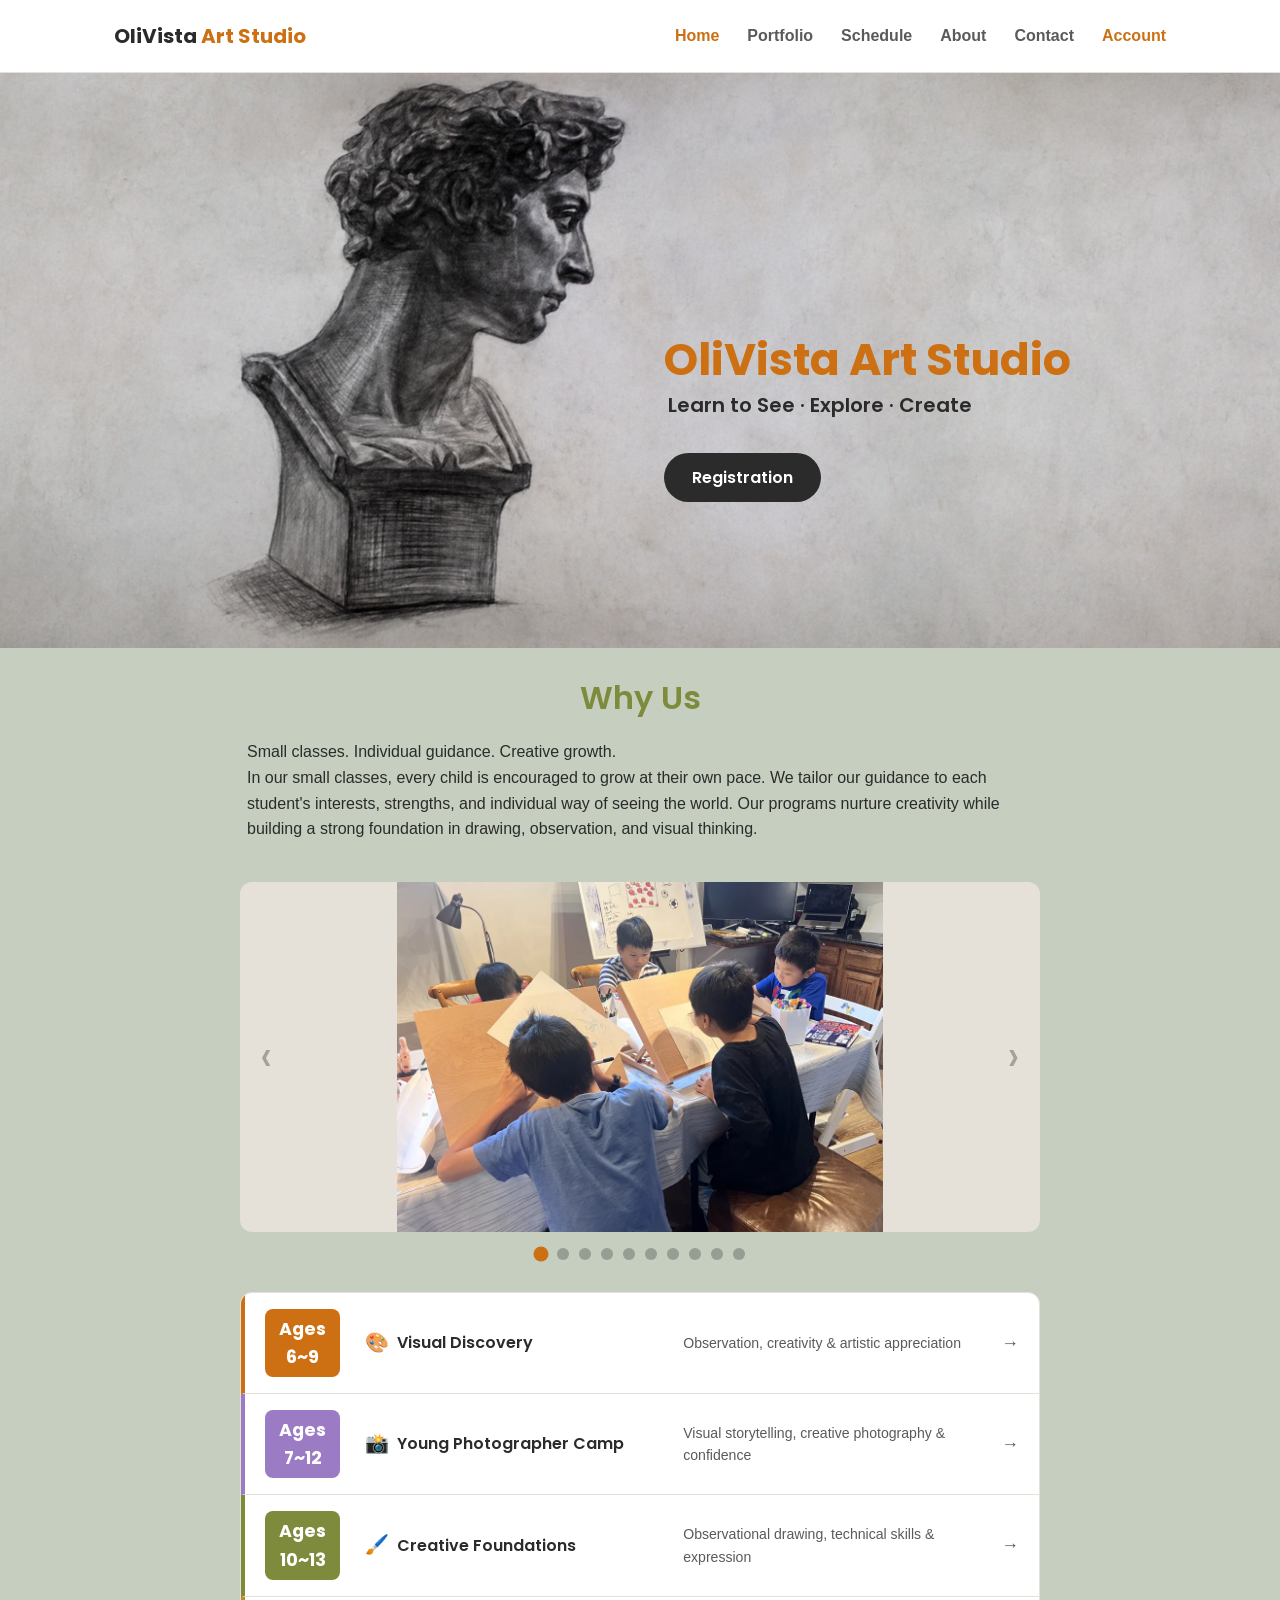
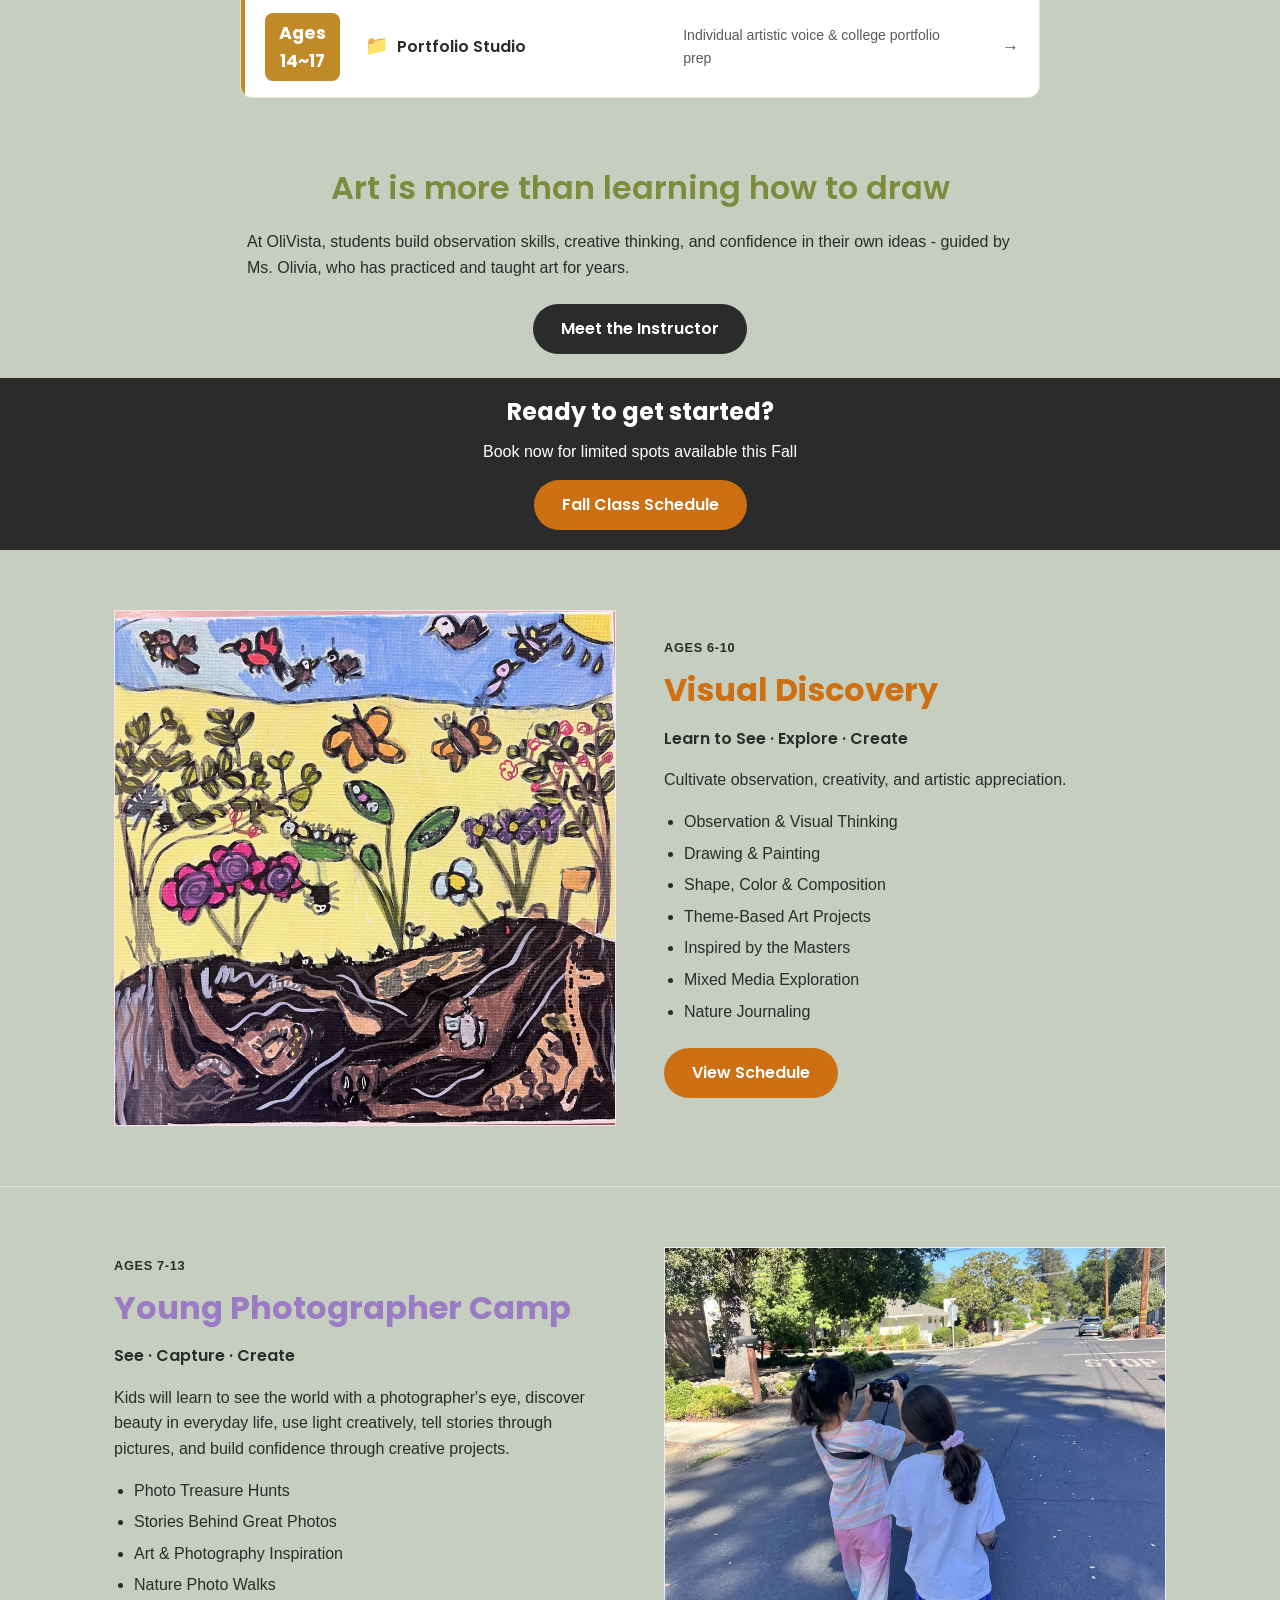
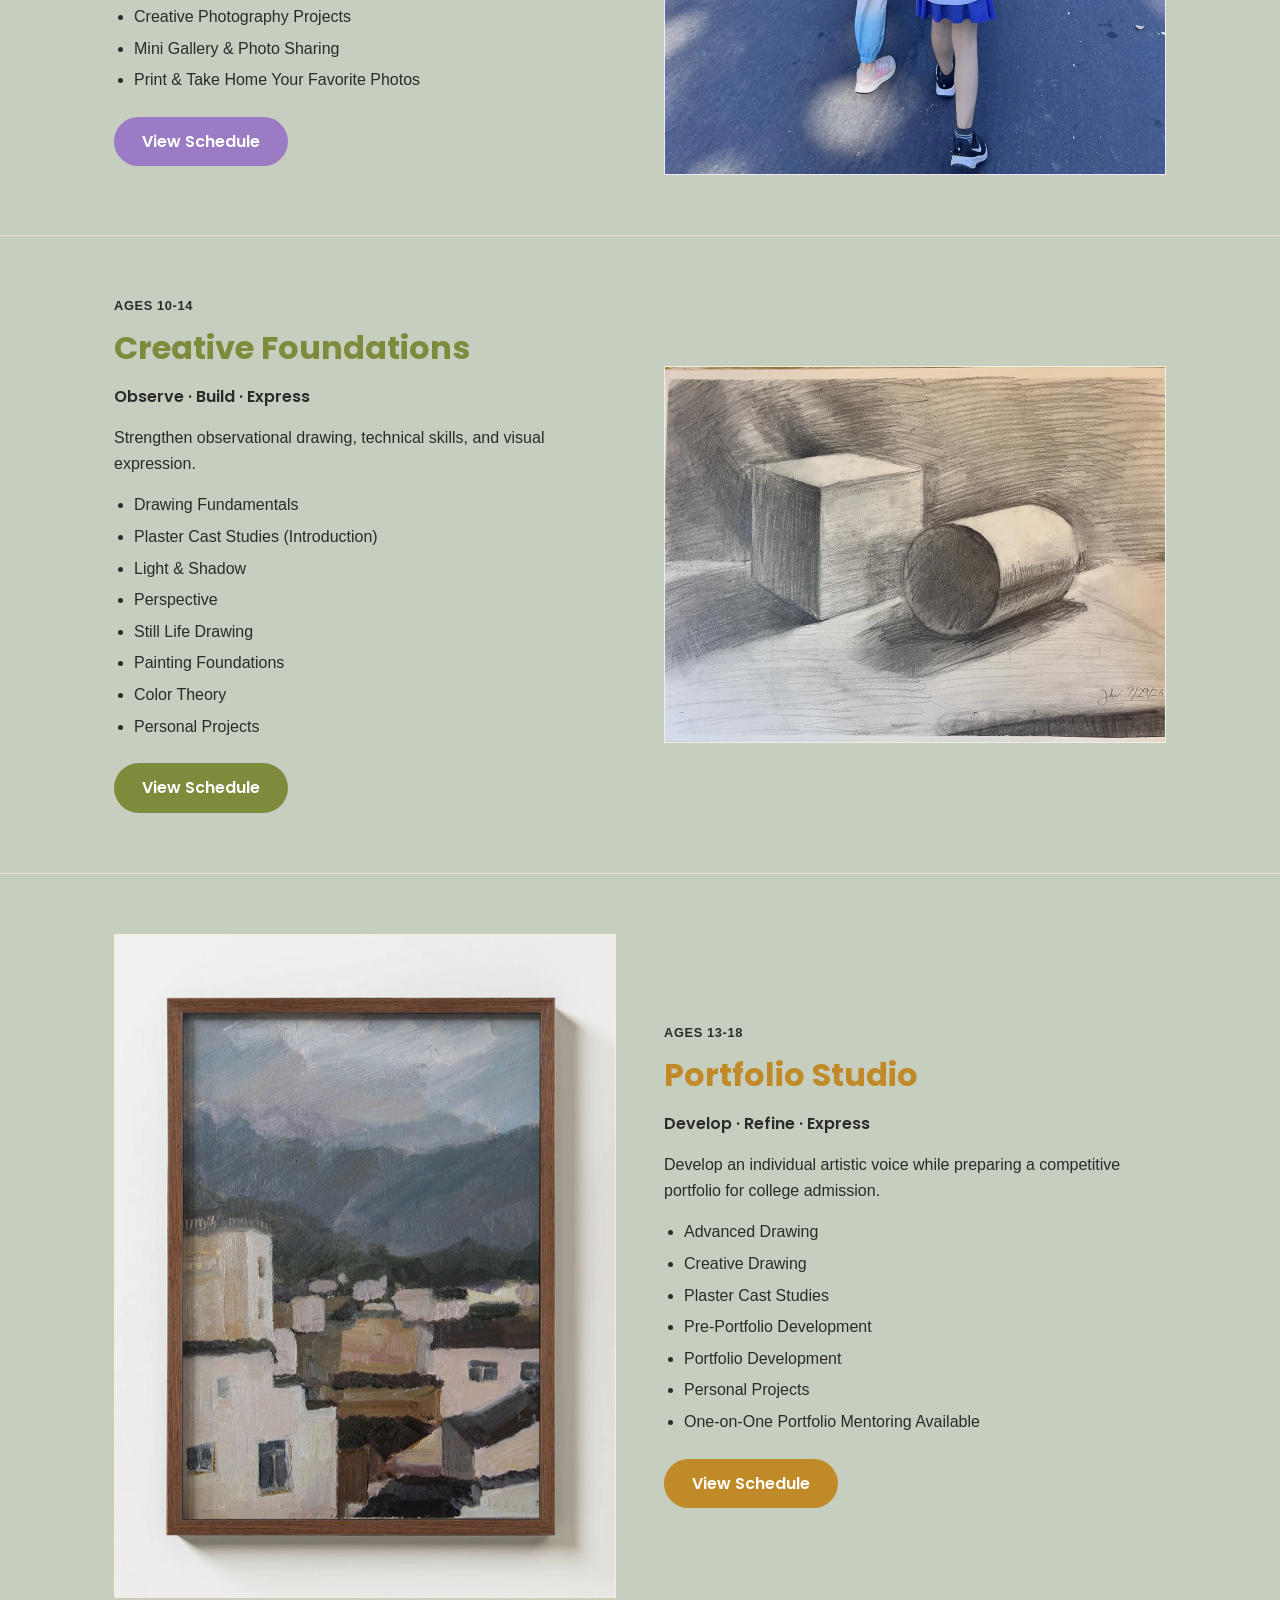
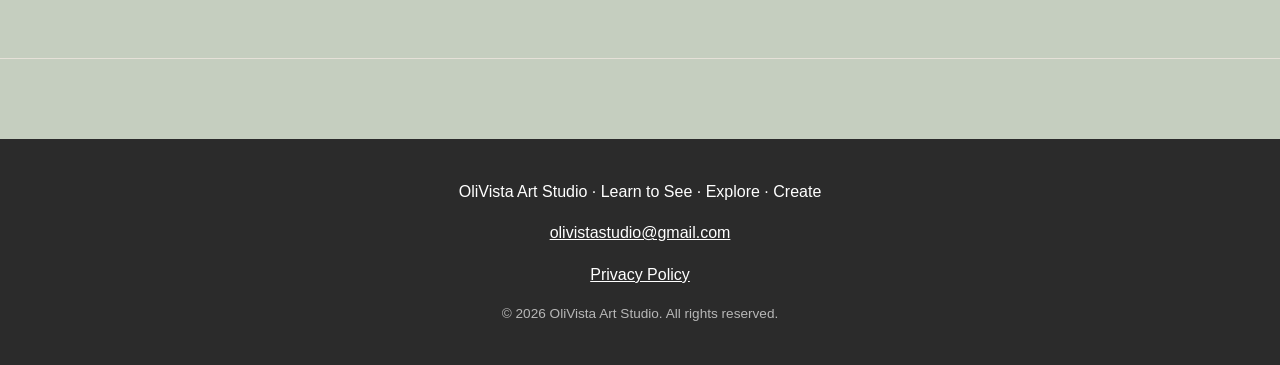
<file: index.html>
<!DOCTYPE html>
<html lang="en">

<head>
  <link rel="icon" type="image/svg+xml" href="assets/favicon.svg">
  <meta http-equiv="content-type" content="text/html; charset=UTF-8">
  <meta charset="UTF-8">
  <meta name="viewport" content="width=device-width,
      initial-scale=1.0">
  <title>OliVista Art Studio | Kids &amp; Teen Art Classes</title>
  <link rel="canonical" href="https://olivistart.com/">
  <meta property="og:type" content="website">
  <meta property="og:site_name" content="OliVista Art Studio">
  <meta property="og:title" content="OliVista Art Studio | Kids &amp; Teen Art Classes">
  <meta property="og:description" content="Small-group art classes for ages 6-17 in the Bay Area: Visual Discovery, Creative Foundations, and Portfolio Studio.">
  <meta property="og:url" content="https://olivistart.com/">
  <meta property="og:image" content="https://olivistart.com/assets/header_image.png">
  <meta property="og:locale" content="en_US">
  <meta name="twitter:card" content="summary_large_image">
  <meta name="twitter:title" content="OliVista Art Studio | Kids &amp; Teen Art Classes">
  <meta name="twitter:image" content="https://olivistart.com/assets/header_image.png">
  <meta name="description" content="OliVista Art Studio offers
      small-group art classes for ages 6-17: Visual Discovery, Creative
      Foundations, and Portfolio Studio.">
  <link rel="preconnect" href="https://fonts.googleapis.com">
  <link rel="preconnect" href="https://fonts.gstatic.com" crossorigin="">
  <link rel="preload" href="css/style.css" as="style">
  <link rel="stylesheet" href="css/style.css">
  <link rel="preload" href="https://fonts.googleapis.com/css2?family=Poppins:wght@400;600;700&amp;display=swap"
    as="style" onload="this.onload=null;this.rel='stylesheet'">
  <noscript>
    <link rel="stylesheet" href="https://fonts.googleapis.com/css2?family=Poppins:wght@400;600;700&amp;display=swap">
  </noscript>
</head>

<body>
  <a class="skip-link" href="#main-content">Skip to main content</a>
  <header class="site-header">
    <div class="container header-inner"> <a href="index.html" class="logo">OliVista <span>Art Studio</span></a>
      <nav class="site-nav" id="site-nav"> <a href="index.html" class="is-active">Home</a>
        <a href="portfolio.html">Portfolio</a>
        <a href="schedule.html">Schedule</a>
        <a href="about.html">About</a> <a href="contact.html">Contact</a>
        <a href="account.html" class="nav-account">Account</a>
      </nav>
      <button class="nav-toggle" id="nav-toggle" aria-label="Toggle
          menu" aria-expanded="false"> <span></span><span></span><span></span>
      </button>
    </div>
  </header>
  <main id="main-content">
    <section class="hero">
      <div class="hero-banner"> <img src="assets/header_image.jpg" alt="OliVista Art Studio header" width="1252"
          height="312">
        <div class="hero-overlay">
          <h1>OliVista Art Studio</h1>
          <p class="tagline">Learn to See · Explore · Create</p>
          <br>
          <a class="btn" href="signup.html">Registration</a>
        </div>
      </div>
    </section>

    <section class="container philosophy-teaser">
      <blockquote>Why Us</blockquote>
      <p>Small classes. Individual guidance. Creative growth.<br>
        In our small classes, every child is encouraged to grow at their own pace. We tailor our guidance to each
        student's interests, strengths, and individual way of seeing the world.
        Our programs nurture creativity while building a strong foundation in drawing, observation, and visual thinking.
      </p>
    </section>
    <section class="art-class-carousel" aria-label="Student artwork">
      <h2 class="visually-hidden">Student artwork</h2>
      <div class="art-class-carousel-track">
        <img class="art-class-carousel-slide is-active" src="assets/art-class/IMG_0318.webp" alt="Students in art class"
          width="1000" height="1028">
        <img class="art-class-carousel-slide" src="assets/art-class/IMG_9954.webp" alt="Student photography printed"
          width="1000" height="724">
        <img class="art-class-carousel-slide" src="assets/art-class/IMG_0204.webp"
          alt="Student painting in bright colors" width="1000" height="1028">
        <img class="art-class-carousel-slide" src="assets/art-class/IMG_9553.webp" alt="Student artwork on paper"
          width="1000" height="724">
        <img class="art-class-carousel-slide" src="assets/art-class/IMG_0186.webp"
          alt="Student drawing with colored pencil" width="1000" height="1333">
        <img class="art-class-carousel-slide" src="assets/art-class/IMG_9538.webp" alt="Student art project"
          width="1000" height="800">
        <img class="art-class-carousel-slide" src="assets/art-class/IMG_0283.webp" alt="Student painting detail"
          width="1000" height="1333">
        <img class="art-class-carousel-slide" src="assets/art-class/IMG_9792.webp" alt="Students exploring photography"
          width="1000" height="1052">
        <img class="art-class-carousel-slide" src="assets/art-class/IMG_0229.webp" alt="Student artwork in progress"
          width="1000" height="1333">
        <img class="art-class-carousel-slide" src="assets/art-class/IMG_0278.webp" alt="Student drawing at a table"
          width="1000" height="750">
        <button type="button" class="art-class-carousel-nav art-class-carousel-prev" aria-label="Previous slide">
          <span aria-hidden="true">‹</span>
        </button>
        <button type="button" class="art-class-carousel-nav art-class-carousel-next" aria-label="Next slide">
          <span aria-hidden="true">›</span>
        </button>
      </div>
      <div class="art-class-carousel-dots" role="tablist" aria-label="Slide navigation"></div>
    </section>

    <section id="programs" class="programs-overview">
      <!-- Age-to-Program Mapping -->
      <div class="container age-mapping">
        <div class="age-mapping-table">
          <a href="#visual-discovery" class="age-mapping-row age-mapping-visual-discovery">
            <div class="age-mapping-cell age-mapping-age">
              <span class="age-mapping-badge">Ages 6~9</span>
            </div>
            <div class="age-mapping-cell age-mapping-program">
              <span class="age-mapping-icon">🎨</span>
              Visual Discovery
            </div>
            <div class="age-mapping-cell age-mapping-focus">
              Observation, creativity &amp; artistic appreciation
            </div>
            <div class="age-mapping-arrow">→</div>
          </a>
          <a href="#young-photographer" class="age-mapping-row age-mapping-young-photographer">
            <div class="age-mapping-cell age-mapping-age">
              <span class="age-mapping-badge">Ages 7~12</span>
            </div>
            <div class="age-mapping-cell age-mapping-program">
              <span class="age-mapping-icon">📸</span>
              Young Photographer Camp
            </div>
            <div class="age-mapping-cell age-mapping-focus">
              Visual storytelling, creative photography &amp; confidence
            </div>
            <div class="age-mapping-arrow">→</div>
          </a>
          <a href="#creative-foundations" class="age-mapping-row age-mapping-creative-foundations">
            <div class="age-mapping-cell age-mapping-age">
              <span class="age-mapping-badge">Ages 10~13</span>
            </div>
            <div class="age-mapping-cell age-mapping-program">
              <span class="age-mapping-icon">🖌️</span>
              Creative Foundations
            </div>
            <div class="age-mapping-cell age-mapping-focus">
              Observational drawing, technical skills &amp; expression
            </div>
            <div class="age-mapping-arrow">→</div>
          </a>
          <a href="#portfolio-studio" class="age-mapping-row age-mapping-portfolio-studio">
            <div class="age-mapping-cell age-mapping-age">
              <span class="age-mapping-badge">Ages 14~17</span>
            </div>
            <div class="age-mapping-cell age-mapping-program">
              <span class="age-mapping-icon">📁</span>
              Portfolio Studio
            </div>
            <div class="age-mapping-cell age-mapping-focus">
              Individual artistic voice &amp; college portfolio prep
            </div>
            <div class="age-mapping-arrow">→</div>
          </a>
        </div>
      </div>
    </section>

    <section class="container philosophy-teaser">
      <blockquote>Art is more than learning how to draw</blockquote>
      <p>At OliVista, students build observation skills, creative
        thinking, and confidence in their own ideas - guided by Ms.
        Olivia, who has practiced and taught art for years.</p>
      <a class="btn" href="about.html">Meet the Instructor</a>
    </section>

    <section class="cta-banner">
      <div class="container">
        <h2>Ready to get started?</h2>
        <p>Book now for limited spots available this Fall</p>
        <a class="btn" href="schedule.html?semester=Fall%202026">Fall Class Schedule</a>
      </div>
    </section>

    <section id="visual-discovery" class="program-section
        program-visual-discovery">
      <div class="container program-grid">
        <div class="program-visual"> <img src="assets/art-class/IMG_0197.webp" alt="Colorful student painting"
            width="1592" height="1318" class="program-photo"> </div>

        <div class="program-content">
          <p class="teaser-age">Ages 6-10</p>
          <h2>Visual Discovery</h2>
          <p class="program-tagline">Learn to See · Explore · Create</p>
          <p>Cultivate observation, creativity, and artistic
            appreciation.</p>
          <ul>
            <li>Observation &amp; Visual Thinking</li>
            <li>Drawing &amp; Painting</li>
            <li>Shape, Color &amp; Composition</li>
            <li>Theme-Based Art Projects</li>
            <li>Inspired by the Masters</li>
            <li>Mixed Media Exploration</li>
            <li>Nature Journaling</li>
          </ul>
          <a class="btn btn-visual-discovery" href="schedule.html">View Schedule</a>
        </div>
      </div>
    </section>
    <section id="young-photographer" class="program-section
        program-young-photographer reverse">
      <div class="container program-grid">
        <div class="program-content">
          <p class="teaser-age">Ages 7-13</p>
          <h2>Young Photographer Camp</h2>
          <p class="program-tagline">See · Capture · Create</p>
          <p>Kids will learn to see the world with a photographer's eye, discover beauty in everyday life, use light
            creatively, tell stories through pictures, and build confidence through creative projects.</p>
          <ul>
            <li>Photo Treasure Hunts</li>
            <li>Stories Behind Great Photos</li>
            <li>Art &amp; Photography Inspiration</li>
            <li>Nature Photo Walks</li>
            <li>Creative Photography Projects</li>
            <li>Mini Gallery &amp; Photo Sharing</li>
            <li>Print &amp; Take Home Your Favorite Photos</li>
          </ul>
          <a class="btn btn-young-photographer" href="schedule.html?semester=Summer%202026">View Schedule</a>
        </div>
        <div class="program-visual"> <img src="assets/art-class/IMG_9792.webp"
            alt="Young Photographer Camp - kids exploring photography" width="400" height="400" class="program-photo">
        </div>
      </div>
    </section>

    <section id="creative-foundations" class="program-section
        program-creative-foundations reverse">
      <div class="container program-grid">
        <div class="program-content">
          <p class="teaser-age">Ages 10-14</p>
          <h2>Creative Foundations</h2>
          <p class="program-tagline">Observe · Build · Express</p>
          <p>Strengthen observational drawing, technical skills, and
            visual expression.</p>
          <ul>
            <li>Drawing Fundamentals</li>
            <li>Plaster Cast Studies (Introduction)</li>
            <li>Light &amp; Shadow</li>
            <li>Perspective</li>
            <li>Still Life Drawing</li>
            <li>Painting Foundations</li>
            <li>Color Theory</li>
            <li>Personal Projects</li>
          </ul>
          <a class="btn btn-creative-foundations" href="schedule.html">View Schedule</a>
        </div>
        <div class="program-visual"> <img src="assets/art-class/IMG_0231.webp" alt="Student observational pencil sketch"
            width="380" height="267" class="program-photo"> </div>
      </div>
    </section>
    <section id="portfolio-studio" class="program-section
        program-portfolio-studio">
      <div class="container program-grid">
        <div class="program-visual"> <img src="assets/art-class/artPortfolio2.bak.jpg"
            alt="Student color painting from the Portfolio Studio" width="446" height="502" class="program-photo">
        </div>
        <div class="program-content">
          <p class="teaser-age">Ages 13-18</p>
          <h2>Portfolio Studio</h2>
          <p class="program-tagline">Develop · Refine · Express</p>
          <p>Develop an individual artistic voice while preparing a
            competitive portfolio for college admission.</p>
          <ul>
            <li>Advanced Drawing</li>
            <li>Creative Drawing</li>
            <li>Plaster Cast Studies</li>
            <li>Pre-Portfolio Development</li>
            <li>Portfolio Development</li>
            <li>Personal Projects</li>
            <li>One-on-One Portfolio Mentoring Available</li>
          </ul>
          <a class="btn btn-portfolio-studio" href="schedule.html">View Schedule</a>
        </div>
      </div>
    </section>
  </main>
  <footer class="site-footer">
    <div class="container footer-inner">
      <p>OliVista Art Studio · Learn to See · Explore · Create</p>
      <p><a href="mailto:olivistastudio@gmail.com">olivistastudio@gmail.com</a></p>

      <p><a href="privacy.html">Privacy Policy</a></p>
      <p class="footer-copyright">© 2026 OliVista Art Studio. All
        rights reserved.</p>
    </div>
  </footer>
  <script type="module" src="js/nav.js"></script>
  <script src="js/art-class-carousel.js"></script>
</body>

</html>
</file>
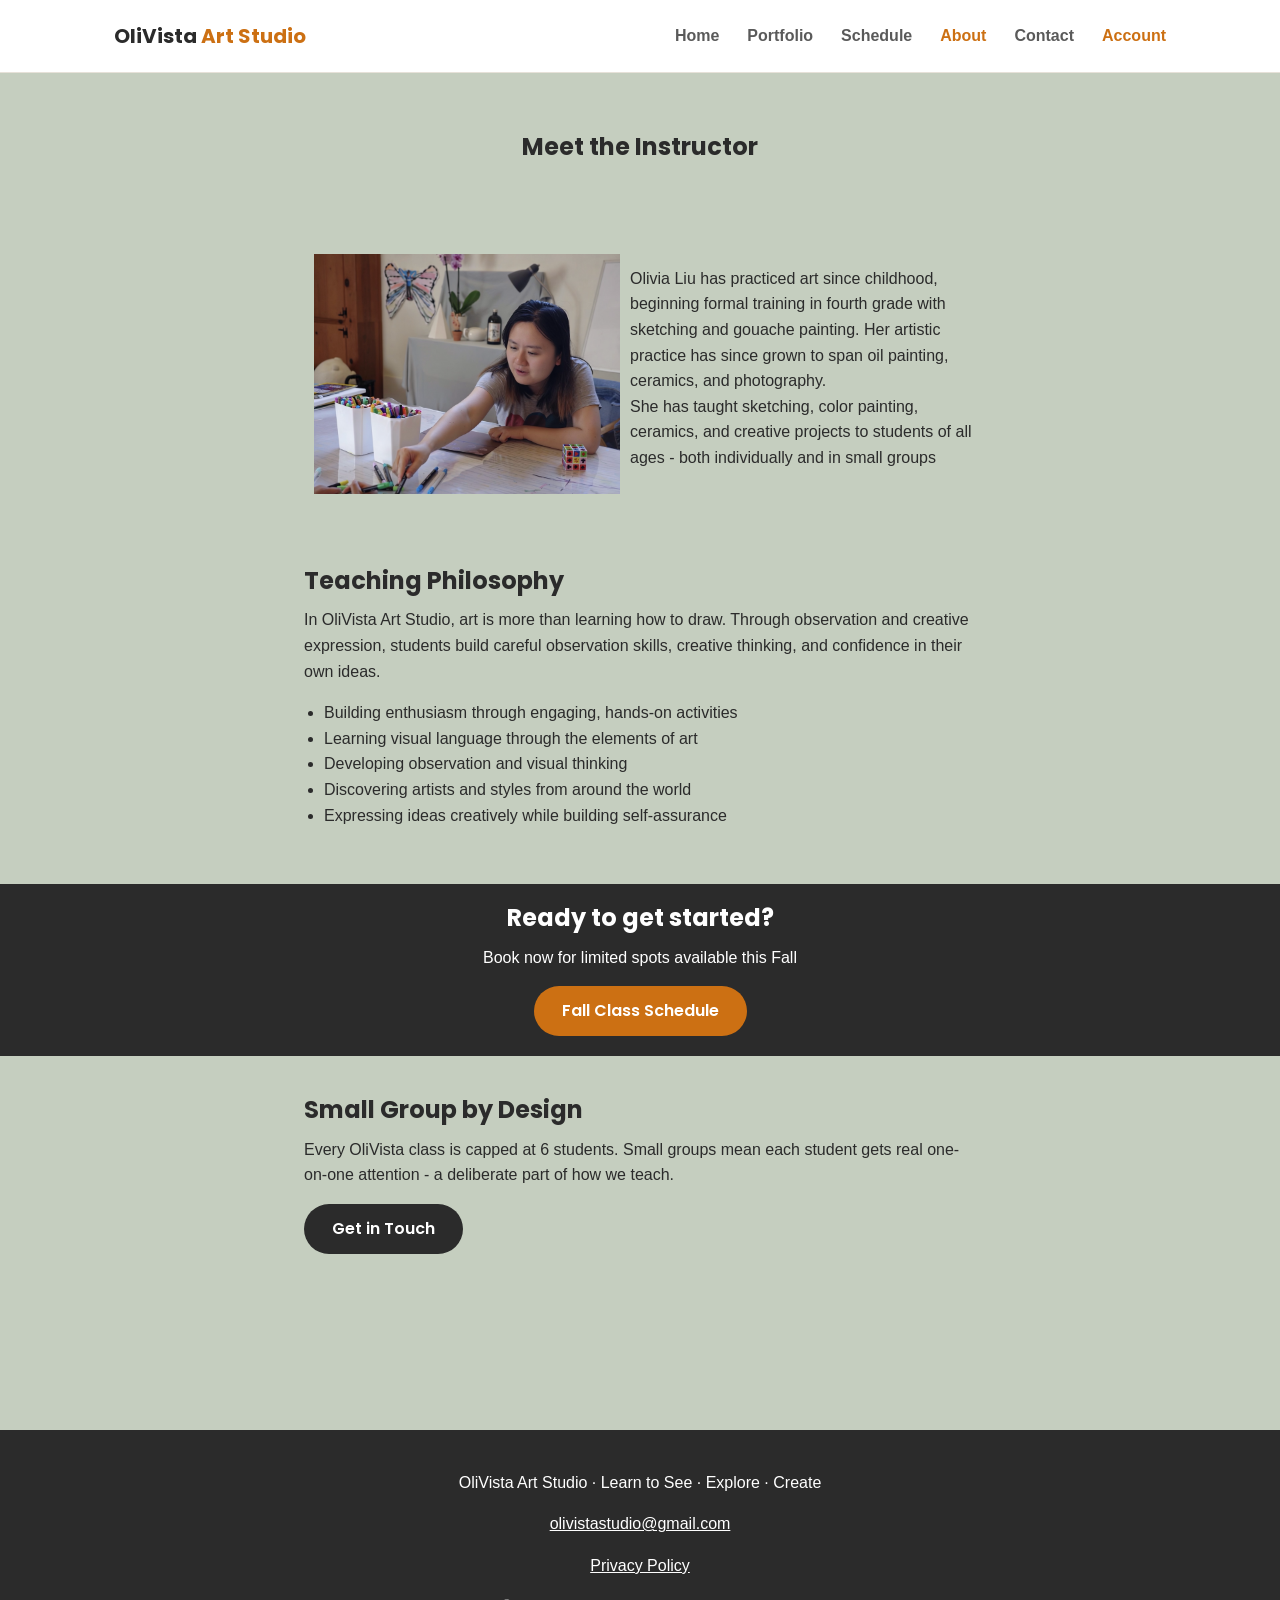
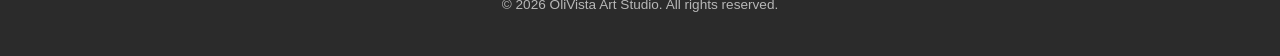
<file: about.html>
<!DOCTYPE html>
<html lang="en">

<head>
  <link rel="icon" type="image/svg+xml" href="assets/favicon.svg">
  <meta http-equiv="content-type" content="text/html; charset=UTF-8">
  <meta charset="UTF-8">
  <meta name="viewport" content="width=device-width,
      initial-scale=1.0">
  <title>About | OliVista Art Studio</title>
  <link rel="canonical" href="https://olivistart.com/about.html">
  <meta property="og:type" content="website">
  <meta property="og:site_name" content="OliVista Art Studio">
  <meta property="og:title" content="About | OliVista Art Studio">
  <meta property="og:description" content="Small-group art classes for ages 6-17 in the Bay Area: Visual Discovery, Creative Foundations, and Portfolio Studio.">
  <meta property="og:url" content="https://olivistart.com/about.html">
  <meta property="og:image" content="https://olivistart.com/assets/header_image.png">
  <meta property="og:locale" content="en_US">
  <meta name="twitter:card" content="summary_large_image">
  <meta name="twitter:title" content="About | OliVista Art Studio">
  <meta name="twitter:image" content="https://olivistart.com/assets/header_image.png">
  <meta name="description" content="Meet the instructor behind
      OliVista Art Studio and learn the teaching philosophy that shapes
      every class.">
  <link rel="preconnect" href="https://fonts.googleapis.com">
  <link rel="preconnect" href="https://fonts.gstatic.com" crossorigin="">
  <link href="https://fonts.googleapis.com/css2?family=Poppins:wght@400;600;700&amp;display=swap" rel="stylesheet">
  <link rel="stylesheet" href="css/style.css">
</head>

<body>
  <a class="skip-link" href="#main-content">Skip to main content</a>
  <header class="site-header">
    <div class="container header-inner"> <a href="index.html" class="logo">OliVista <span>Art Studio</span></a>
      <nav class="site-nav" id="site-nav"> <a href="index.html">Home</a>
        <a href="portfolio.html">Portfolio</a> <a href="schedule.html">Schedule</a>
        <a href="about.html" class="is-active">About</a> <a href="contact.html">Contact</a>
        <a href="account.html" class="nav-account">Account</a>
      </nav>
      <button class="nav-toggle" id="nav-toggle" aria-label="Toggle
          menu" aria-expanded="false"> <span></span><span></span><span></span>
      </button>
    </div>
  </header>
  <main id="main-content">
    <section class="container about-intro">
      <h1>Meet the Instructor</h1>
    </section>
    <section class="container about-bio">
      <h2><img src="assets/Olivia_teaching.png" alt="Olivia Liu" width="306" hspace="10" height="240" align="left"></h2>
      <p>Olivia Liu has practiced art since childhood, beginning formal
        training in fourth grade with sketching and gouache painting. Her artistic practice has since grown to
        span oil painting, ceramics, and photography.<br>
        She has taught sketching, color painting, ceramics, and
        creative projects to students of all ages - both individually
        and in small groups</p>
    </section>
    <section class="container about-philosophy">
      <h2>Teaching Philosophy</h2>
      <p>In OliVista Art Studio, art is more than learning how to draw. Through
        observation and creative expression, students build careful
        observation skills, creative thinking, and confidence in their
        own ideas.</p>
      <ul>
        <li>Building enthusiasm through engaging, hands-on activities</li>
        <li>Learning visual language through the elements of art</li>
        <li>Developing observation and visual thinking</li>
        <li>Discovering artists and styles from around the world</li>
        <li>Expressing ideas creatively while building self-assurance</li>
      </ul>
    </section>
    <section class="cta-banner">
      <div class="container">
        <h2>Ready to get started?</h2>
        <p>Book now for limited spots available this Fall</p>
        <a class="btn" href="schedule.html?semester=Fall%202026">Fall Class Schedule</a>
      </div>
    </section>

    <section class="container about-class-size">
      <h2>Small Group by Design</h2>
      <p>Every OliVista class is capped at 6 students. Small groups
        mean each student gets real one-on-one attention - a
        deliberate part of how we teach.</p>
      <p><a class="btn" href="contact.html">Get in Touch</a></p>

    </section>

  </main>
  <footer class="site-footer">
    <div class="container footer-inner">
      <p>OliVista Art Studio · Learn to See · Explore · Create</p>
      <p><a href="mailto:olivistastudio@gmail.com">olivistastudio@gmail.com</a></p>

      <p><a href="privacy.html">Privacy Policy</a></p>
      <p class="footer-copyright">© 2026 OliVista Art Studio. All
        rights reserved.</p>
    </div>
  </footer>
  <script type="module" src="js/nav.js"></script>
</body>

</html>
</file>
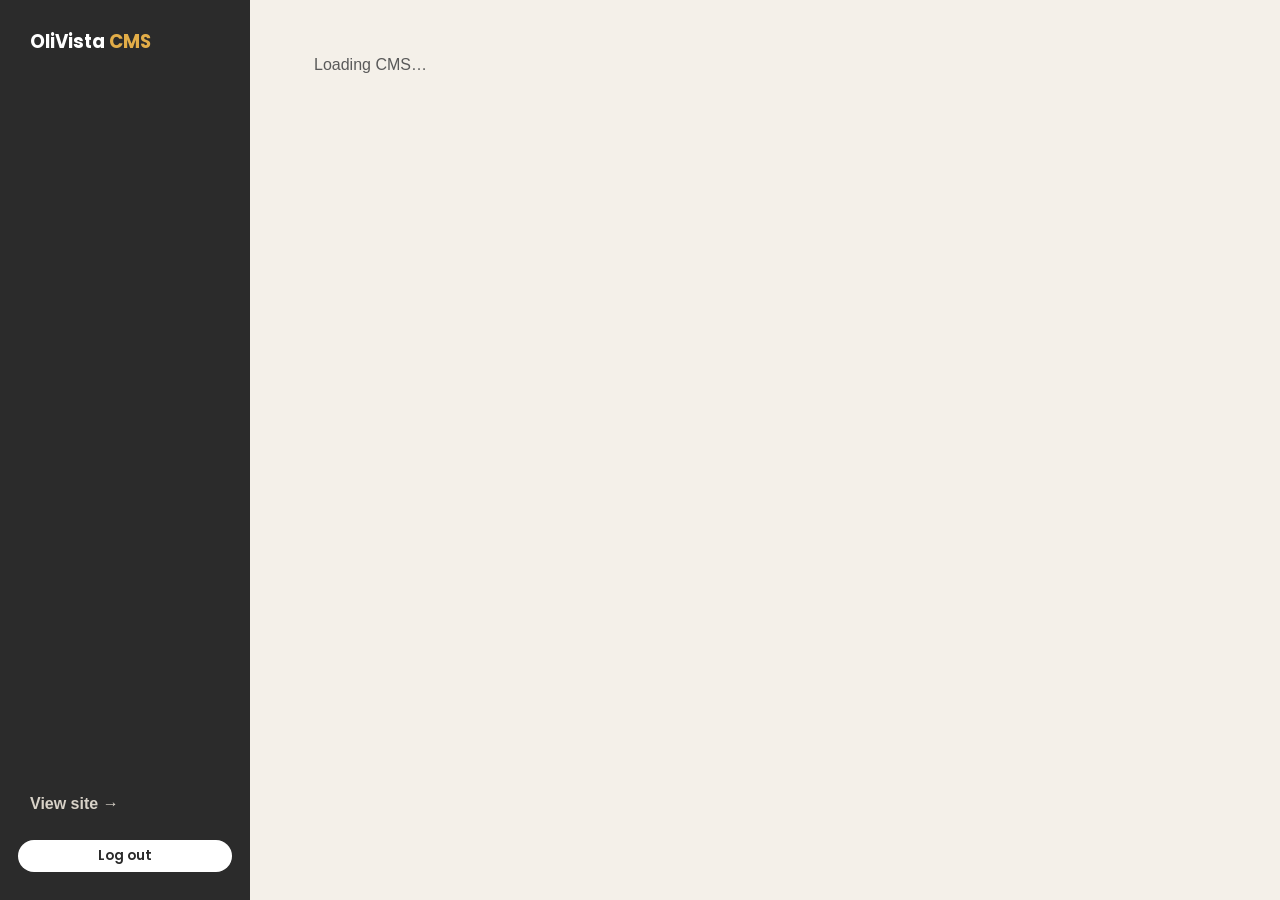
<file: admin.html>
<!doctype html>
<html lang="en">
<head>
  <link rel="icon" type="image/svg+xml" href="assets/favicon.svg">
  <meta charset="UTF-8"><meta name="viewport" content="width=device-width, initial-scale=1">
  <title>Admin CMS | OliVista Art Studio</title>
  <meta name="robots" content="noindex">
  <link rel="preconnect" href="https://fonts.googleapis.com"><link rel="preconnect" href="https://fonts.gstatic.com" crossorigin>
  <link href="https://fonts.googleapis.com/css2?family=Poppins:wght@400;600;700&display=swap" rel="stylesheet">
  <link rel="stylesheet" href="css/style.css">
</head>
<body class="admin-body">
  <div class="admin-layout">
    <aside class="admin-sidebar">
      <a class="admin-brand" href="admin.html">OliVista <span>CMS</span></a>
      <nav id="admin-nav" class="admin-nav"></nav>
      <div class="admin-sidebar-footer"><a href="index.html">View site →</a><button id="admin-logout" class="btn btn-sm">Log out</button></div>
    </aside>
    <main class="admin-content"><div id="admin-app"><p class="muted">Loading CMS…</p></div></main>
  </div>
  <script type="module" src="js/admin.js"></script>
</body>
</html>
</file>
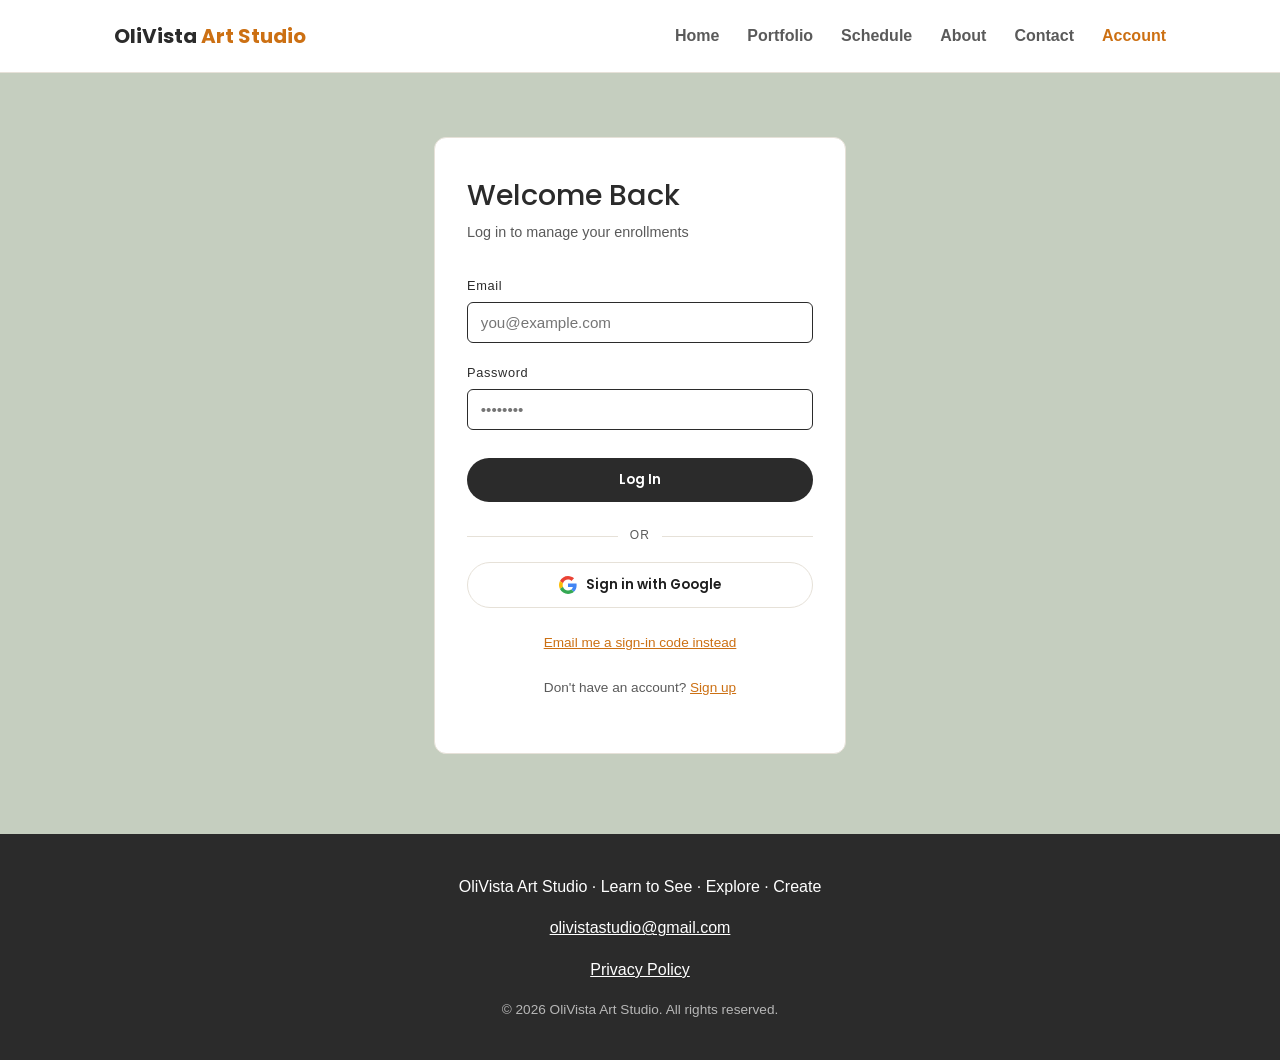
<file: auth-callback.html>
<!DOCTYPE html>
<html lang="en">

<head>
  <link rel="icon" type="image/svg+xml" href="assets/favicon.svg">
  <meta charset="UTF-8">
  <meta name="viewport" content="width=device-width, initial-scale=1.0">
  <title>Signing you in | OliVista Art Studio</title>
  <meta name="description" content="Completing your Google sign-in for OliVista Art Studio.">
  <meta name="robots" content="noindex">
  <link rel="preconnect" href="https://fonts.googleapis.com">
  <link rel="preconnect" href="https://fonts.gstatic.com" crossorigin="">
  <link href="https://fonts.googleapis.com/css2?family=Poppins:wght@400;600;700&display=swap" rel="stylesheet">
  <link rel="stylesheet" href="css/style.css">
</head>

<body>
  <a class="skip-link" href="#main-content">Skip to main content</a>
  <header class="site-header">
    <div class="container header-inner">
      <a href="index.html" class="logo">OliVista <span>Art Studio</span></a>
      <nav class="site-nav" id="site-nav">
        <a href="index.html">Home</a>
        <a href="portfolio.html">Portfolio</a>
        <a href="schedule.html">Schedule</a>
        <a href="about.html">About</a>
        <a href="contact.html">Contact</a>
        <a href="account.html" class="nav-account">Account</a>
      </nav>
      <button class="nav-toggle" id="nav-toggle" aria-label="Toggle menu" aria-expanded="false">
        <span></span><span></span><span></span>
      </button>
    </div>
  </header>

  <main id="main-content">
    <section class="auth-page">
      <div class="auth-card">
        <h2>Signing you in</h2>
        <p id="oauth-status" class="auth-subtitle">One moment while we finish setting up your account.</p>
        <p id="oauth-error" class="auth-error" aria-live="polite" hidden></p>
        <p class="auth-switch">
          Having trouble? <a href="login.html">Back to log in</a>
        </p>
      </div>
    </section>
  </main>

  <footer class="site-footer">
    <div class="container footer-inner">
      <p>OliVista Art Studio · Learn to See · Explore · Create</p>
      <p><a href="mailto:olivistastudio@gmail.com">olivistastudio@gmail.com</a></p>

      <p><a href="privacy.html">Privacy Policy</a></p>
      <p class="footer-copyright">© 2026 OliVista Art Studio. All rights reserved.</p>
    </div>
  </footer>

  <script type="module" src="js/auth-callback.js"></script>
</body>

</html>
</file>
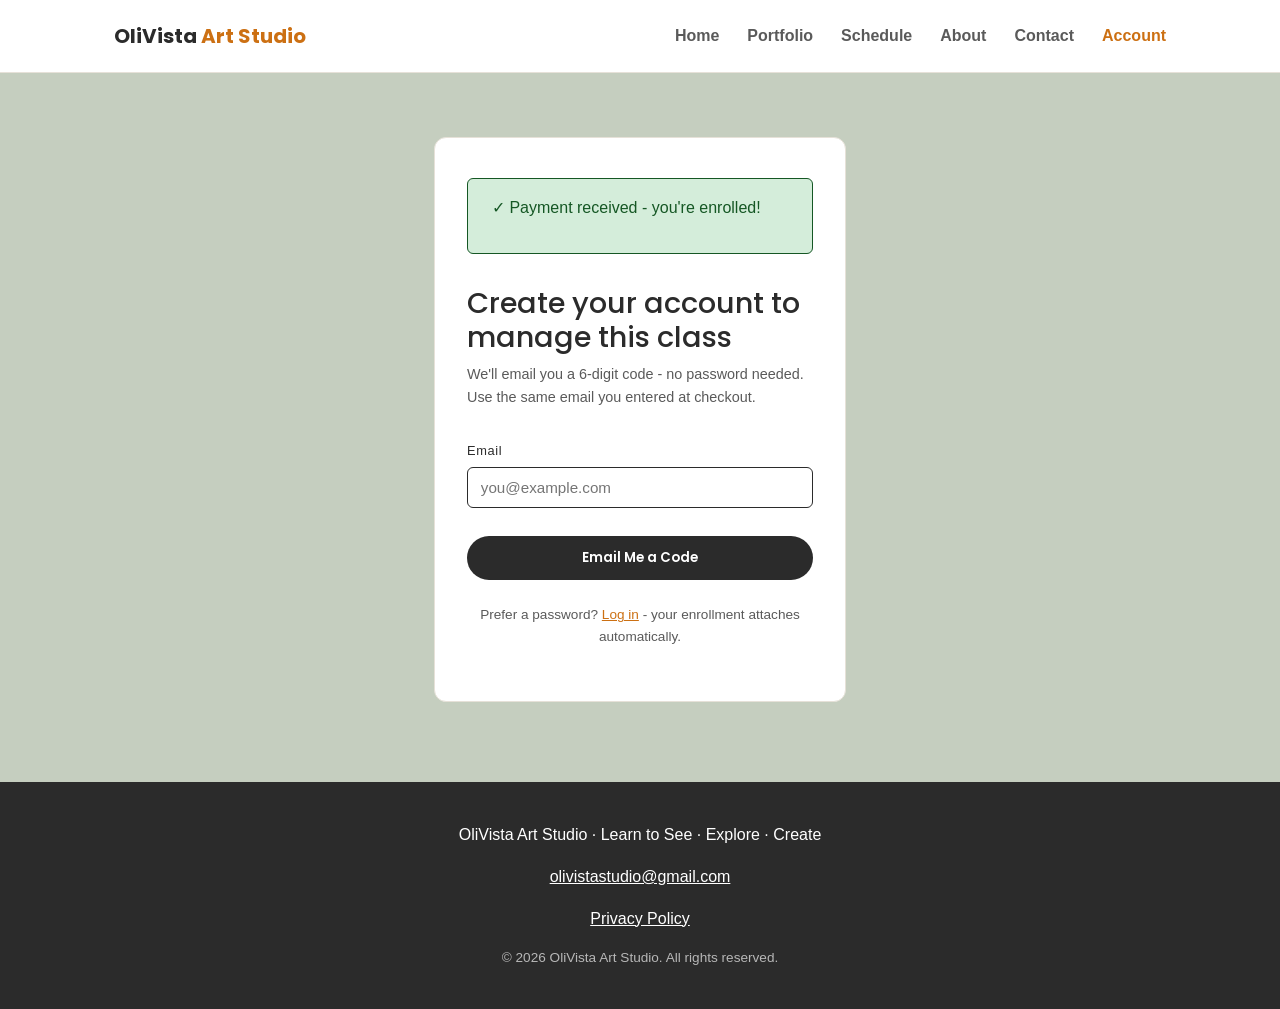
<file: checkout-success.html>
<!DOCTYPE html>
<html lang="en">

<head>
  <link rel="icon" type="image/svg+xml" href="assets/favicon.svg">
  <meta charset="UTF-8">
  <meta name="viewport" content="width=device-width, initial-scale=1.0">
  <title>You're Enrolled | OliVista Art Studio</title>
  <meta name="description" content="Payment received. Create your account to manage your class enrollment.">
  <meta name="robots" content="noindex">
  <link rel="preconnect" href="https://fonts.googleapis.com">
  <link rel="preconnect" href="https://fonts.gstatic.com" crossorigin="">
  <link href="https://fonts.googleapis.com/css2?family=Poppins:wght@400;600;700&display=swap" rel="stylesheet">
  <link rel="stylesheet" href="css/style.css">
</head>

<body>
  <a class="skip-link" href="#main-content">Skip to main content</a>
  <header class="site-header">
    <div class="container header-inner">
      <a href="index.html" class="logo">OliVista <span>Art Studio</span></a>
      <nav class="site-nav" id="site-nav">
        <a href="index.html">Home</a>
        <a href="portfolio.html">Portfolio</a>
        <a href="schedule.html">Schedule</a>
        <a href="about.html">About</a>
        <a href="contact.html">Contact</a>
        <a href="account.html" class="nav-account">Account</a>
      </nav>
      <button class="nav-toggle" id="nav-toggle" aria-label="Toggle menu" aria-expanded="false">
        <span></span><span></span><span></span>
      </button>
    </div>
  </header>

  <main id="main-content">
    <section class="auth-page">
      <div class="auth-card" id="success-root">
        <p class="muted">Loading…</p>
      </div>
    </section>
  </main>

  <footer class="site-footer">
    <div class="container footer-inner">
      <p>OliVista Art Studio · Learn to See · Explore · Create</p>
      <p><a href="mailto:olivistastudio@gmail.com">olivistastudio@gmail.com</a></p>

      <p><a href="privacy.html">Privacy Policy</a></p>
      <p class="footer-copyright">© 2026 OliVista Art Studio. All rights reserved.</p>
    </div>
  </footer>

  <script type="module" src="js/nav.js"></script>
  <script type="module" src="js/checkout-success.js"></script>
</body>

</html>
</file>
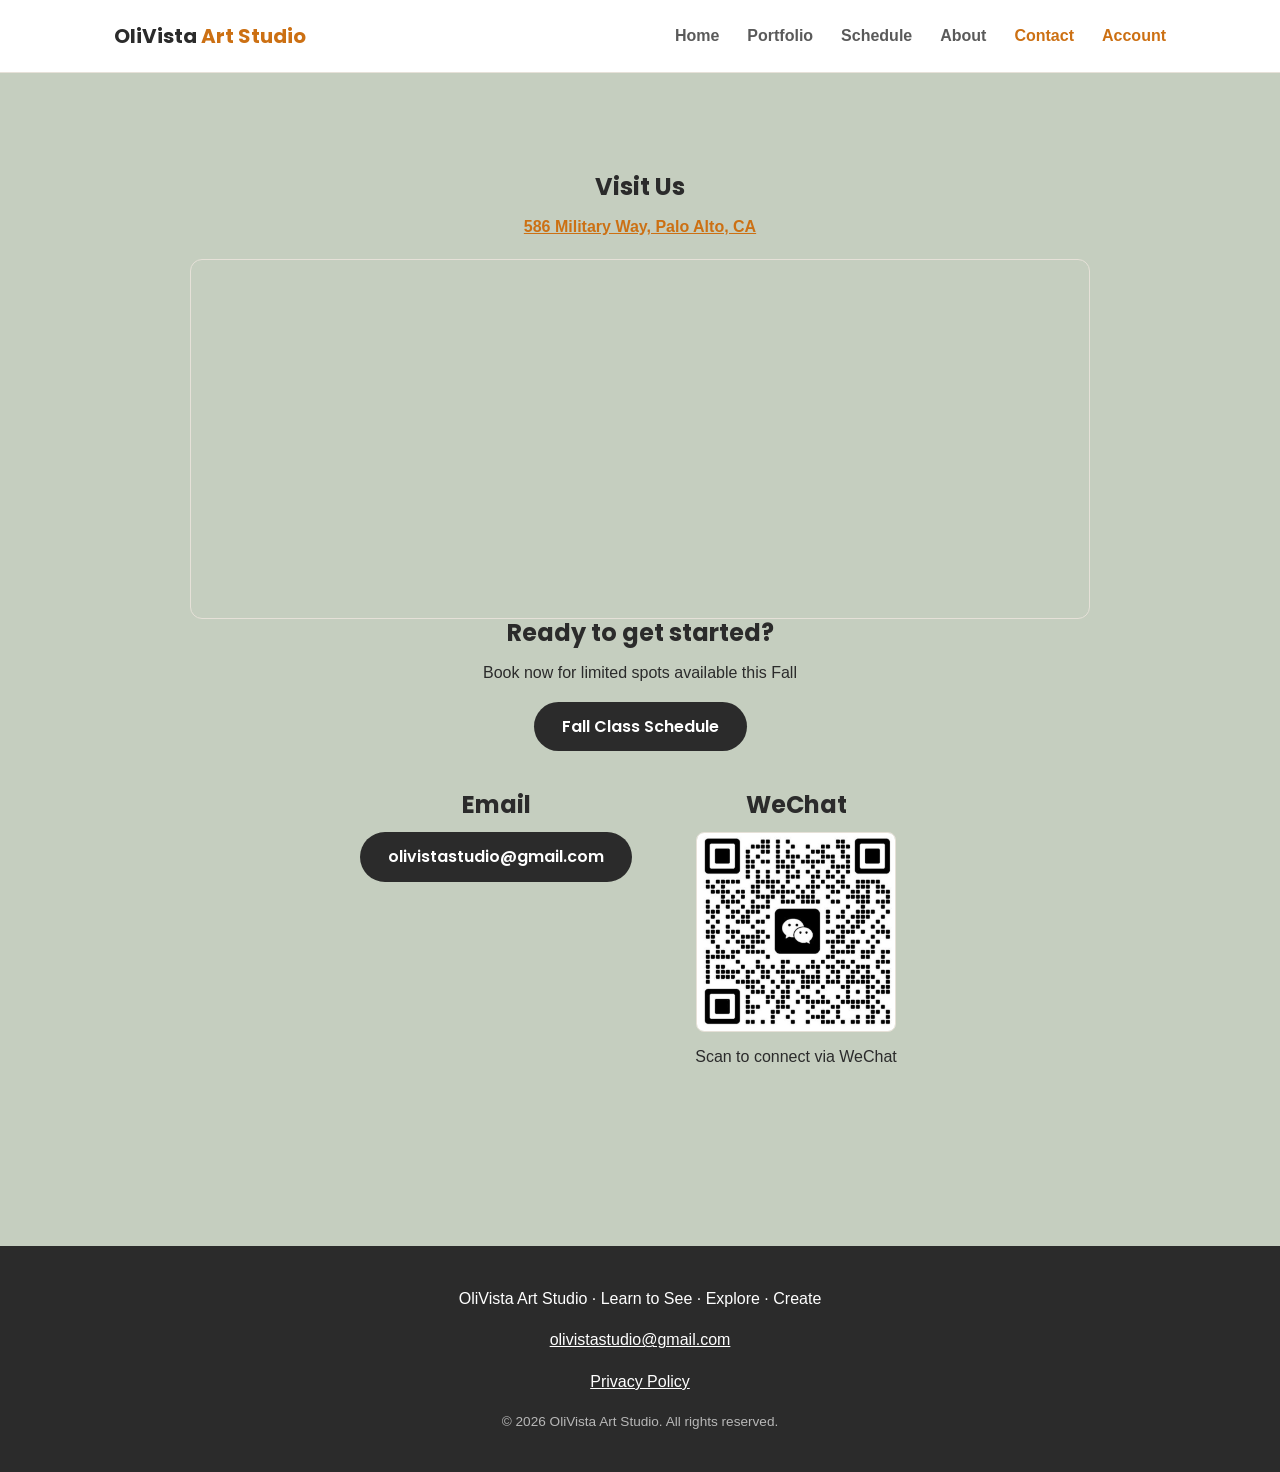
<file: contact.html>
<!DOCTYPE html>
<html lang="en">

<head>
  <link rel="icon" type="image/svg+xml" href="assets/favicon.svg">
  <meta charset="UTF-8">
  <meta name="viewport" content="width=device-width, initial-scale=1.0">
  <title>Contact | OliVista Art Studio</title>
  <link rel="canonical" href="https://olivistart.com/contact.html">
  <meta property="og:type" content="website">
  <meta property="og:site_name" content="OliVista Art Studio">
  <meta property="og:title" content="Contact | OliVista Art Studio">
  <meta property="og:description" content="Small-group art classes for ages 6-17 in the Bay Area: Visual Discovery, Creative Foundations, and Portfolio Studio.">
  <meta property="og:url" content="https://olivistart.com/contact.html">
  <meta property="og:image" content="https://olivistart.com/assets/header_image.png">
  <meta property="og:locale" content="en_US">
  <meta name="twitter:card" content="summary_large_image">
  <meta name="twitter:title" content="Contact | OliVista Art Studio">
  <meta name="twitter:image" content="https://olivistart.com/assets/header_image.png">
  <meta name="description" content="Get in touch with OliVista Art Studio by email or WeChat.">
  <link rel="preconnect" href="https://fonts.googleapis.com">
  <link rel="preconnect" href="https://fonts.gstatic.com" crossorigin>
  <link href="https://fonts.googleapis.com/css2?family=Poppins:wght@400;600;700&display=swap" rel="stylesheet">
  <link rel="stylesheet" href="css/style.css">
</head>

<body>
  <a class="skip-link" href="#main-content">Skip to main content</a>
  <header class="site-header">
    <div class="container header-inner">
      <a href="index.html" class="logo">OliVista <span>Art Studio</span></a>
      <nav class="site-nav" id="site-nav">
        <a href="index.html">Home</a>
        <a href="portfolio.html">Portfolio</a>
        <a href="schedule.html">Schedule</a>
        <a href="about.html">About</a>
        <a href="contact.html" class="is-active">Contact</a>
        <a href="account.html" class="nav-account">Account</a>
      </nav>
      <button class="nav-toggle" id="nav-toggle" aria-label="Toggle menu" aria-expanded="false">
        <span></span><span></span><span></span>
      </button>
    </div>
  </header>

  <main id="main-content">
    <section class="container contact-section">
      <section class="contact-location" aria-labelledby="visit-us-heading">
        <h2 id="visit-us-heading">Visit Us</h2>
        <p>
          <a href="https://www.google.com/maps/search/?api=1&amp;query=586%20Military%20Way%2C%20Palo%20Alto%2C%20CA"
            target="_blank" rel="noopener noreferrer">586 Military Way, Palo Alto, CA</a>
        </p>
        <iframe class="contact-map" title="Map of OliVista Art Studio at 586 Military Way, Palo Alto, CA"
          src="https://www.google.com/maps?q=586%20Military%20Way%2C%20Palo%20Alto%2C%20CA&amp;output=embed"
          loading="lazy" referrerpolicy="no-referrer-when-downgrade"></iframe>
      </section>
      <h2>Ready to get started?</h2>
      <p>Book now for limited spots available this Fall</p>
      <a class="btn" href="schedule.html?semester=Fall%202026">Fall Class Schedule</a>

      <div class="contact-grid">
        <div class="contact-email">
          <h2>Email</h2>
          <a class="btn" href="mailto:olivistastudio@gmail.com">olivistastudio@gmail.com</a>
        </div>
        <div class="contact-wechat">
          <h2>WeChat</h2>
          <img src="assets/wechat-qr.png" alt="WeChat QR code for OliVista Art Studio" class="qr-code" width="344"
            height="344">
          <p>Scan to connect via WeChat</p>
        </div>
      </div>
    </section>

  </main>

  <footer class="site-footer">
    <div class="container footer-inner">
      <p>OliVista Art Studio &middot; Learn to See &middot; Explore &middot; Create</p>
      <p><a href="mailto:olivistastudio@gmail.com">olivistastudio@gmail.com</a></p>

      <p><a href="privacy.html">Privacy Policy</a></p>
      <p class="footer-copyright">&copy; 2026 OliVista Art Studio. All rights reserved.</p>
    </div>
  </footer>

  <script type="module" src="js/nav.js"></script>
</body>

</html>
</file>
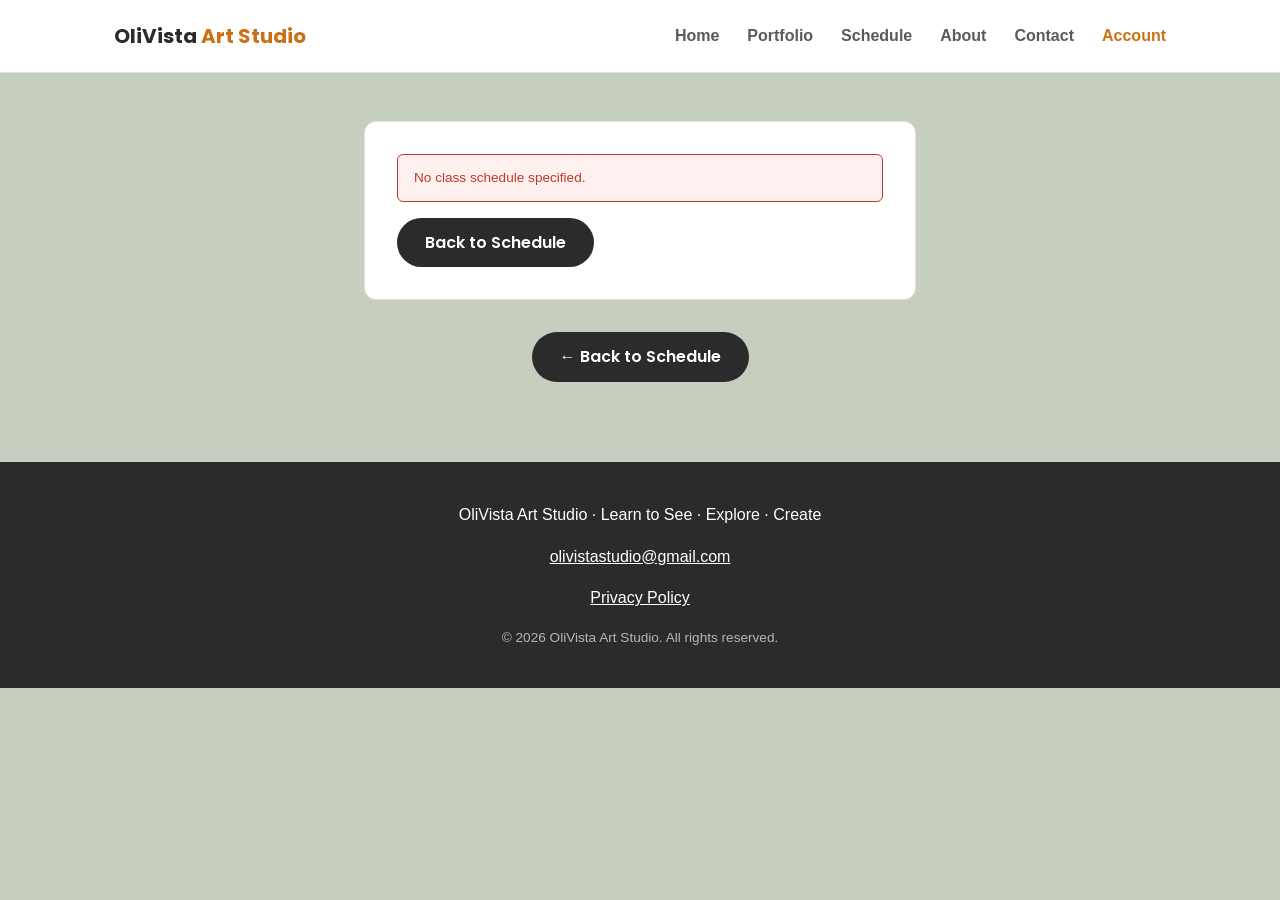
<file: enroll.html>
<!DOCTYPE html>
<html lang="en">

<head>
  <link rel="icon" type="image/svg+xml" href="assets/favicon.svg">
  <meta charset="UTF-8">
  <meta name="viewport" content="width=device-width, initial-scale=1.0">
  <title>Enroll in Class | OliVista Art Studio</title>
  <meta name="robots" content="noindex">
  <meta name="description"
    content="Enroll in an OliVista Art Studio class - view schedule details, pricing, and proceed to secure payment.">
  <link rel="preconnect" href="https://fonts.googleapis.com">
  <link rel="preconnect" href="https://fonts.gstatic.com" crossorigin="">
  <link href="https://fonts.googleapis.com/css2?family=Poppins:wght@400;600;700&display=swap" rel="stylesheet">
  <link rel="stylesheet" href="css/style.css">
</head>

<body>
  <a class="skip-link" href="#main-content">Skip to main content</a>
  <header class="site-header">
    <div class="container header-inner">
      <a href="index.html" class="logo">OliVista <span>Art Studio</span></a>
      <nav class="site-nav" id="site-nav">
        <a href="index.html">Home</a>
        <a href="portfolio.html">Portfolio</a>
        <a href="schedule.html">Schedule</a>
        <a href="about.html">About</a>
        <a href="contact.html">Contact</a>
        <a href="account.html" class="nav-account">Account</a>
      </nav>
      <button class="nav-toggle" id="nav-toggle" aria-label="Toggle menu" aria-expanded="false">
        <span></span><span></span><span></span>
      </button>
    </div>
  </header>

  <main id="main-content">
    <section class="enroll-page">
      <div id="enroll-root" class="enroll-card">
        <p class="muted">Loading…</p>
      </div>
      <div class="back-link">
        <a href="schedule.html" class="btn">← Back to Schedule</a>
      </div>
    </section>
  </main>

  <footer class="site-footer">
    <div class="container footer-inner">
      <p>OliVista Art Studio · Learn to See · Explore · Create</p>
      <p><a href="mailto:olivistastudio@gmail.com">olivistastudio@gmail.com</a></p>

      <p><a href="privacy.html">Privacy Policy</a></p>
      <p class="footer-copyright">© 2026 OliVista Art Studio. All rights reserved.</p>
    </div>
  </footer>

  <script type="module" src="js/nav.js"></script>
  <script type="module" src="js/enroll.js"></script>
</body>

</html>
</file>
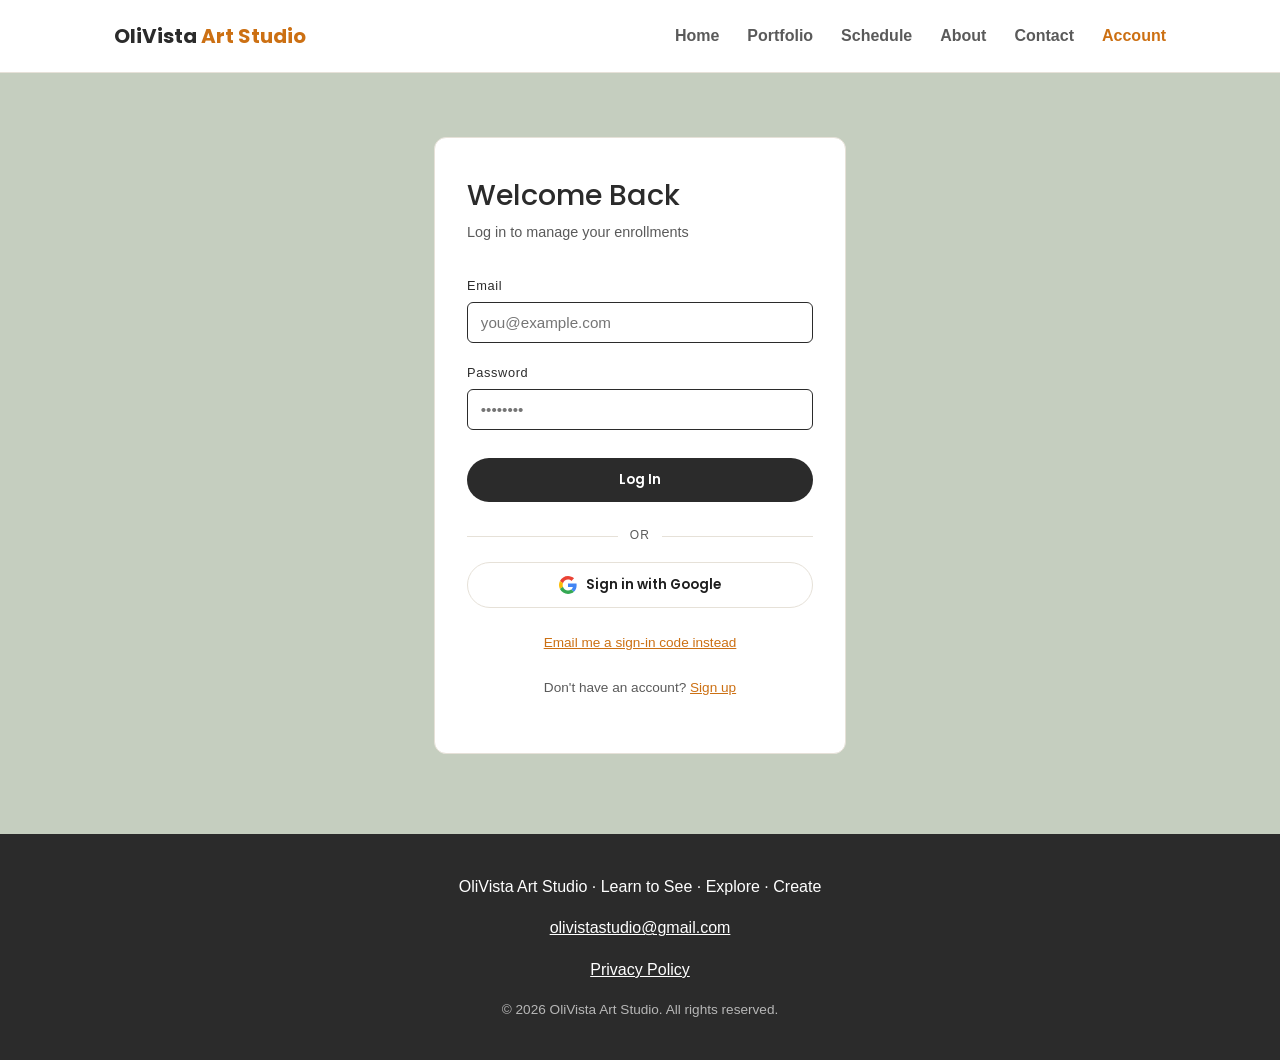
<file: login.html>
<!DOCTYPE html>
<html lang="en">

<head>
  <link rel="icon" type="image/svg+xml" href="assets/favicon.svg">
  <meta charset="UTF-8">
  <meta name="viewport" content="width=device-width, initial-scale=1.0">
  <title>Log In | OliVista Art Studio</title>
  <meta name="robots" content="noindex">
  <meta name="description" content="Log in to your OliVista Art Studio account to manage enrollments.">
  <link rel="preconnect" href="https://fonts.googleapis.com">
  <link rel="preconnect" href="https://fonts.gstatic.com" crossorigin="">
  <link href="https://fonts.googleapis.com/css2?family=Poppins:wght@400;600;700&display=swap" rel="stylesheet">
  <link rel="stylesheet" href="css/style.css">
</head>

<body>
  <a class="skip-link" href="#main-content">Skip to main content</a>
  <header class="site-header">
    <div class="container header-inner">
      <a href="index.html" class="logo">OliVista <span>Art Studio</span></a>
      <nav class="site-nav" id="site-nav">
        <a href="index.html">Home</a>
        <a href="portfolio.html">Portfolio</a>
        <a href="schedule.html">Schedule</a>
        <a href="about.html">About</a>
        <a href="contact.html">Contact</a>
        <a href="account.html" class="nav-account is-active">Account</a>
      </nav>
      <button class="nav-toggle" id="nav-toggle" aria-label="Toggle menu" aria-expanded="false">
        <span></span><span></span><span></span>
      </button>
    </div>
  </header>

  <main id="main-content">
    <section class="auth-page">
      <div class="auth-card">
        <h2>Welcome Back</h2>
        <p class="auth-subtitle">Log in to manage your enrollments</p>
        <p id="auth-error" class="auth-error" aria-live="polite" hidden></p>
        <p id="auth-info" class="auth-info" aria-live="polite" hidden></p>
        <form id="login-form" class="auth-form">
          <label>
            Email
            <input type="email" id="email" name="email" autocomplete="email" spellcheck="false" required
              placeholder="you@example.com">
          </label>
          <label id="password-field">
            Password
            <input type="password" id="password" name="password" autocomplete="current-password" required
              placeholder="••••••••">
          </label>
          <label id="code-field" hidden>
            6-digit code
            <input type="text" id="code" name="code" inputmode="numeric" autocomplete="one-time-code" maxlength="6"
              placeholder="123456" class="code-input">
          </label>
          <button type="button" class="auth-link-button" id="resend-code" hidden>
            Send a new code
          </button>
          <button type="submit" class="btn auth-btn" id="login-submit">Log In</button>
        </form>
        <div class="auth-divider" role="separator" aria-label="or continue with email"><span>or</span></div>
        <button type="button" class="btn btn-google" id="google-signin">
          <svg aria-hidden="true" width="18" height="18" viewBox="0 0 48 48"><path fill="#EA4335" d="M24 9.5c3.54 0 6.71 1.22 9.21 3.6l6.85-6.85C35.9 2.38 30.47 0 24 0 14.62 0 6.51 5.38 2.56 13.22l7.98 6.19C12.43 13.72 17.74 9.5 24 9.5z"/><path fill="#4285F4" d="M46.98 24.55c0-1.57-.15-3.09-.38-4.55H24v9.02h12.94c-.58 2.96-2.26 5.48-4.78 7.18l7.73 6c4.51-4.18 7.09-10.36 7.09-17.65z"/><path fill="#FBBC05" d="M10.53 28.59c-.48-1.45-.76-2.99-.76-4.59s.27-3.14.76-4.59l-7.98-6.19C.92 16.46 0 20.12 0 24c0 3.88.92 7.54 2.56 10.78l7.97-6.19z"/><path fill="#34A853" d="M24 48c6.48 0 11.93-2.13 15.89-5.81l-7.73-6c-2.15 1.45-4.92 2.3-8.16 2.3-6.26 0-11.57-4.22-13.47-9.91l-7.98 6.19C6.51 42.62 14.62 48 24 48z"/></svg>
          Sign in with Google
        </button>
        <p class="auth-switch">
          <a href="#" id="mode-toggle">Email me a sign-in code instead</a>
        </p>
        <p class="auth-switch">
          Don't have an account? <a href="signup.html">Sign up</a>
        </p>
      </div>
    </section>
  </main>

  <footer class="site-footer">
    <div class="container footer-inner">
      <p>OliVista Art Studio · Learn to See · Explore · Create</p>
      <p><a href="mailto:olivistastudio@gmail.com">olivistastudio@gmail.com</a></p>

      <p><a href="privacy.html">Privacy Policy</a></p>
      <p class="footer-copyright">© 2026 OliVista Art Studio. All rights reserved.</p>
    </div>
  </footer>

  <script type="module" src="js/nav.js"></script>
  <script type="module" src="js/login.js"></script>
</body>

</html>
</file>
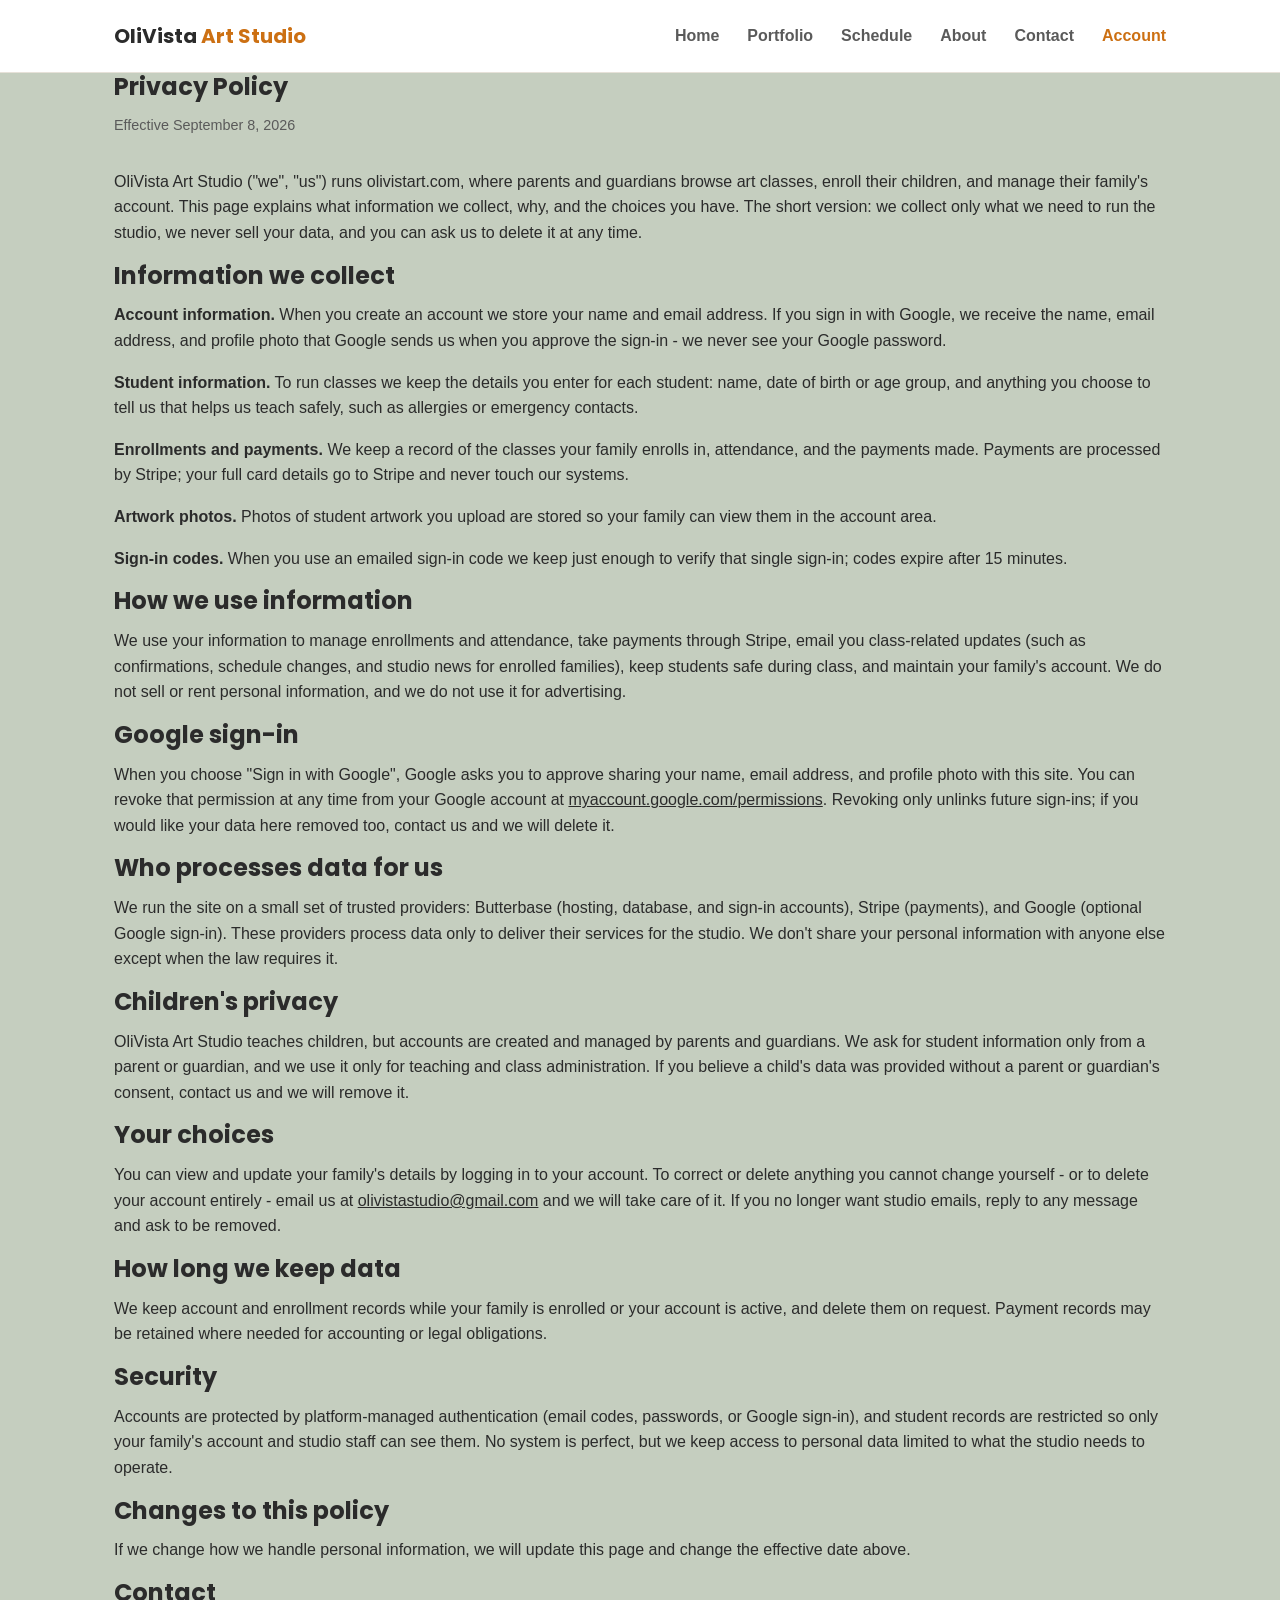
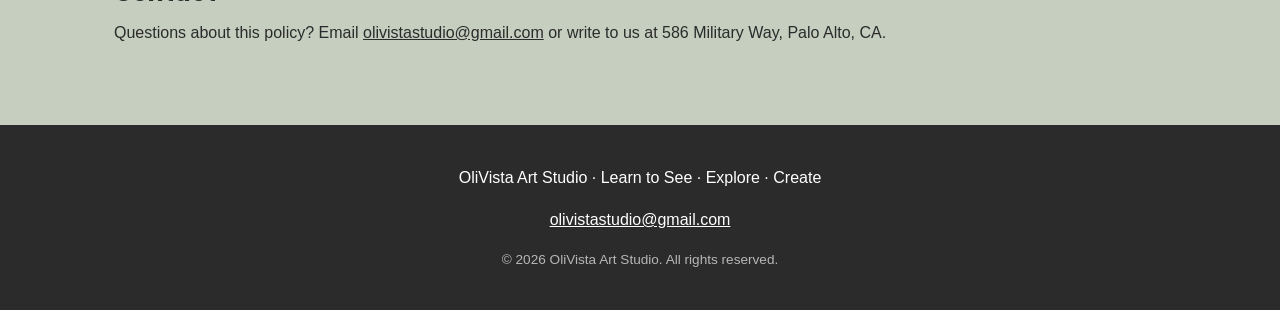
<file: privacy.html>
<!DOCTYPE html>
<html lang="en">

<head>
  <link rel="icon" type="image/svg+xml" href="assets/favicon.svg">
  <meta charset="UTF-8">
  <meta name="viewport" content="width=device-width, initial-scale=1.0">
  <title>Privacy Policy | OliVista Art Studio</title>
  <link rel="canonical" href="https://olivistart.com/privacy.html">
  <meta property="og:type" content="website">
  <meta property="og:site_name" content="OliVista Art Studio">
  <meta property="og:title" content="Privacy Policy | OliVista Art Studio">
  <meta property="og:description" content="Small-group art classes for ages 6-17 in the Bay Area: Visual Discovery, Creative Foundations, and Portfolio Studio.">
  <meta property="og:url" content="https://olivistart.com/privacy.html">
  <meta property="og:image" content="https://olivistart.com/assets/header_image.png">
  <meta property="og:locale" content="en_US">
  <meta name="twitter:card" content="summary_large_image">
  <meta name="twitter:title" content="Privacy Policy | OliVista Art Studio">
  <meta name="twitter:image" content="https://olivistart.com/assets/header_image.png">
  <meta name="description" content="How OliVista Art Studio collects, uses, and protects your family's information.">
  <link rel="preconnect" href="https://fonts.googleapis.com">
  <link rel="preconnect" href="https://fonts.gstatic.com" crossorigin="">
  <link href="https://fonts.googleapis.com/css2?family=Poppins:wght@400;600;700&display=swap" rel="stylesheet">
  <link rel="stylesheet" href="css/style.css">
</head>

<body>
  <a class="skip-link" href="#main-content">Skip to main content</a>
  <header class="site-header">
    <div class="container header-inner">
      <a href="index.html" class="logo">OliVista <span>Art Studio</span></a>
      <nav class="site-nav" id="site-nav">
        <a href="index.html">Home</a>
        <a href="portfolio.html">Portfolio</a>
        <a href="schedule.html">Schedule</a>
        <a href="about.html">About</a>
        <a href="contact.html">Contact</a>
        <a href="account.html" class="nav-account">Account</a>
      </nav>
      <button class="nav-toggle" id="nav-toggle" aria-label="Toggle menu" aria-expanded="false">
        <span></span><span></span><span></span>
      </button>
    </div>
  </header>

  <main id="main-content">
    <section class="container">
      <h1>Privacy Policy</h1>
      <p class="auth-subtitle">Effective September 8, 2026</p>

      <p>OliVista Art Studio ("we", "us") runs olivistart.com, where parents
        and guardians browse art classes, enroll their children, and manage
        their family's account. This page explains what information we
        collect, why, and the choices you have. The short version: we collect
        only what we need to run the studio, we never sell your data, and you
        can ask us to delete it at any time.</p>

      <h2>Information we collect</h2>
      <p><strong>Account information.</strong> When you create an account we
        store your name and email address. If you sign in with Google, we
        receive the name, email address, and profile photo that Google sends
        us when you approve the sign-in - we never see your Google password.</p>
      <p><strong>Student information.</strong> To run classes we keep the
        details you enter for each student: name, date of birth or age group,
        and anything you choose to tell us that helps us teach safely, such
        as allergies or emergency contacts.</p>
      <p><strong>Enrollments and payments.</strong> We keep a record of the
        classes your family enrolls in, attendance, and the payments made.
        Payments are processed by Stripe; your full card details go to Stripe
        and never touch our systems.</p>
      <p><strong>Artwork photos.</strong> Photos of student artwork you upload
        are stored so your family can view them in the account area.</p>
      <p><strong>Sign-in codes.</strong> When you use an emailed sign-in code
        we keep just enough to verify that single sign-in; codes expire after
        15 minutes.</p>

      <h2>How we use information</h2>
      <p>We use your information to manage enrollments and attendance, take
        payments through Stripe, email you class-related updates (such as
        confirmations, schedule changes, and studio news for enrolled
        families), keep students safe during class, and maintain your family's
        account. We do not sell or rent personal information, and we do not
        use it for advertising.</p>

      <h2>Google sign-in</h2>
      <p>When you choose "Sign in with Google", Google asks you to approve
        sharing your name, email address, and profile photo with this site.
        You can revoke that permission at any time from your Google account at
        <a href="https://myaccount.google.com/permissions"
          target="_blank" rel="noopener noreferrer">myaccount.google.com/permissions</a>.
        Revoking only unlinks future sign-ins; if you would like your data
        here removed too, contact us and we will delete it.</p>

      <h2>Who processes data for us</h2>
      <p>We run the site on a small set of trusted providers: Butterbase
        (hosting, database, and sign-in accounts), Stripe (payments), and
        Google (optional Google sign-in). These providers process data only to
        deliver their services for the studio. We don't share your personal
        information with anyone else except when the law requires it.</p>

      <h2>Children's privacy</h2>
      <p>OliVista Art Studio teaches children, but accounts are created and
        managed by parents and guardians. We ask for student information only
        from a parent or guardian, and we use it only for teaching and class
        administration. If you believe a child's data was provided without a
        parent or guardian's consent, contact us and we will remove it.</p>

      <h2>Your choices</h2>
      <p>You can view and update your family's details by logging in to your
        account. To correct or delete anything you cannot change yourself - or
        to delete your account entirely - email us at
        <a href="mailto:olivistastudio@gmail.com">olivistastudio@gmail.com</a>
        and we will take care of it. If you no longer want studio emails,
        reply to any message and ask to be removed.</p>

      <h2>How long we keep data</h2>
      <p>We keep account and enrollment records while your family is enrolled
        or your account is active, and delete them on request. Payment records
        may be retained where needed for accounting or legal obligations.</p>

      <h2>Security</h2>
      <p>Accounts are protected by platform-managed authentication (email
        codes, passwords, or Google sign-in), and student records are
        restricted so only your family's account and studio staff can see
        them. No system is perfect, but we keep access to personal data
        limited to what the studio needs to operate.</p>

      <h2>Changes to this policy</h2>
      <p>If we change how we handle personal information, we will update this
        page and change the effective date above.</p>

      <h2>Contact</h2>
      <p>Questions about this policy? Email
        <a href="mailto:olivistastudio@gmail.com">olivistastudio@gmail.com</a>
        or write to us at 586 Military Way, Palo Alto, CA.</p>
    </section>
  </main>

  <footer class="site-footer">
    <div class="container footer-inner">
      <p>OliVista Art Studio · Learn to See · Explore · Create</p>
      <p><a href="mailto:olivistastudio@gmail.com">olivistastudio@gmail.com</a></p>

      <p class="footer-copyright">© 2026 OliVista Art Studio. All rights reserved.</p>
    </div>
  </footer>

  <script type="module" src="js/nav.js"></script>
</body>

</html>
</file>
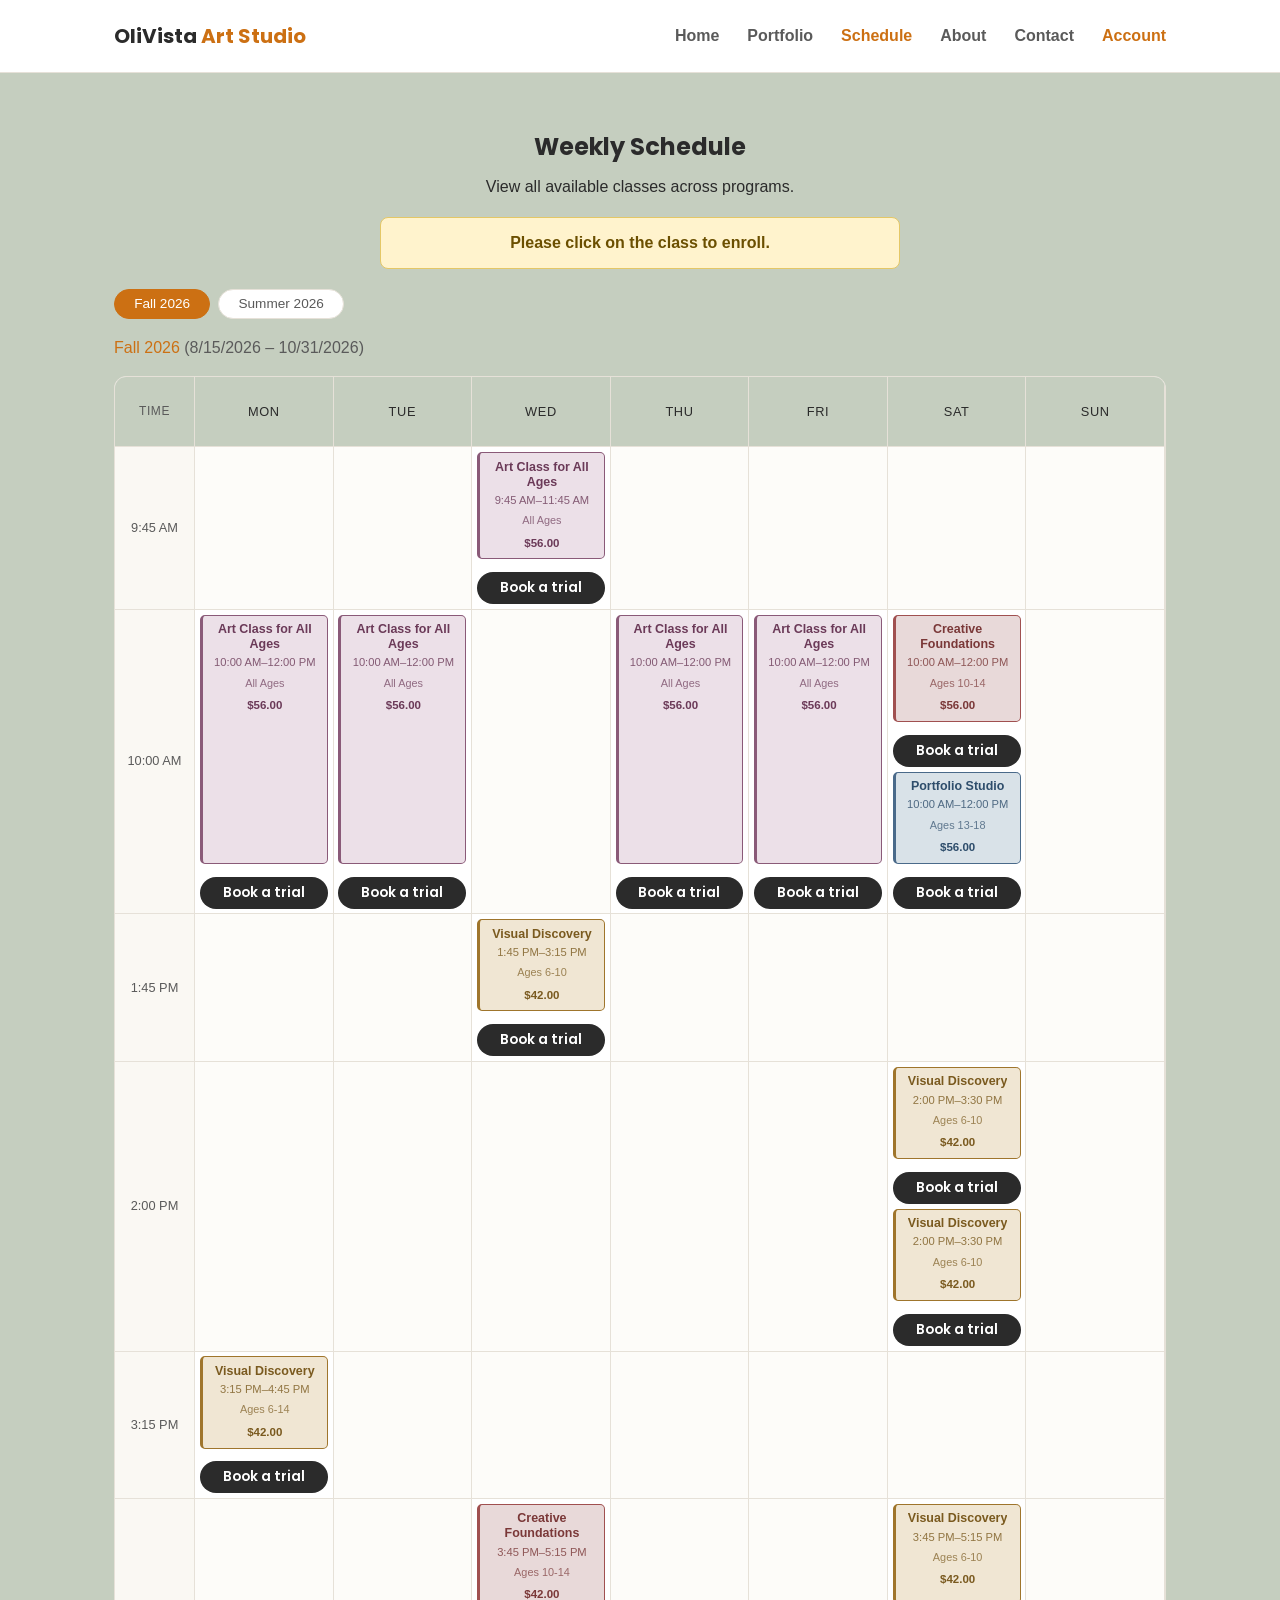
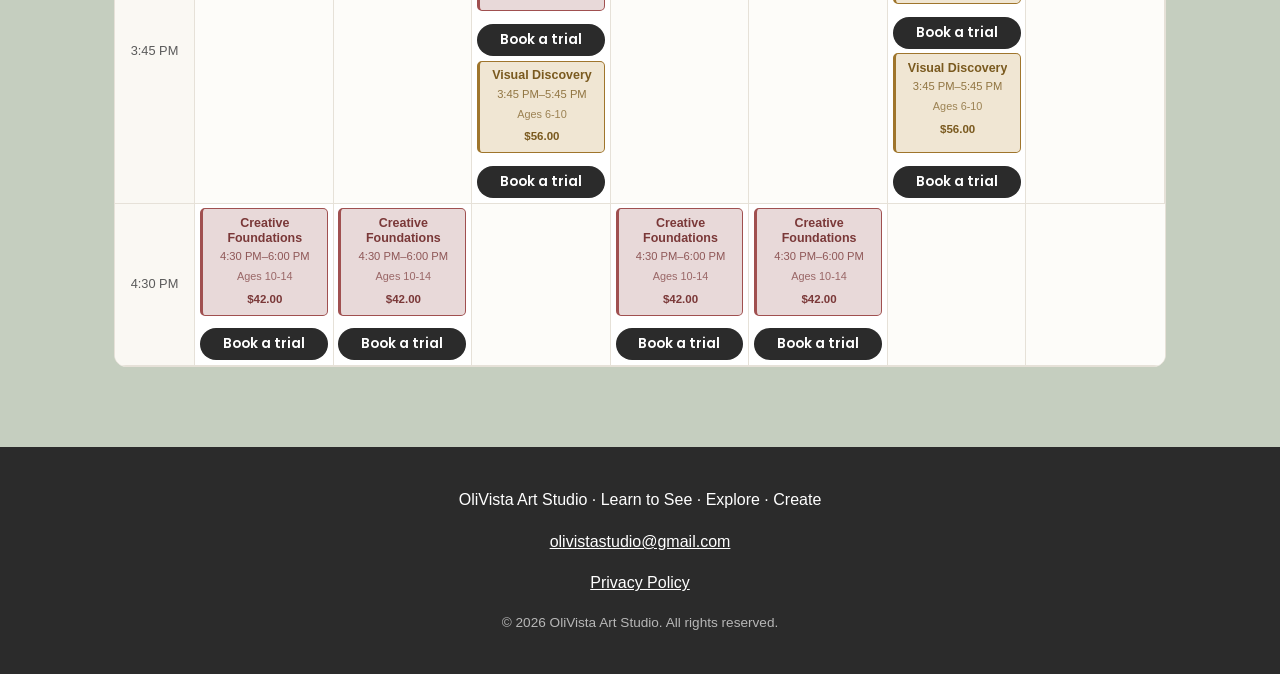
<file: schedule.html>
<!DOCTYPE html>
<html lang="en">

<head>
  <link rel="icon" type="image/svg+xml" href="assets/favicon.svg">
  <meta charset="UTF-8">
  <meta name="viewport" content="width=device-width, initial-scale=1.0">
  <title>Class Schedule | OliVista Art Studio</title>
  <link rel="canonical" href="https://olivistart.com/schedule.html">
  <meta property="og:type" content="website">
  <meta property="og:site_name" content="OliVista Art Studio">
  <meta property="og:title" content="Class Schedule | OliVista Art Studio">
  <meta property="og:description" content="Small-group art classes for ages 6-17 in the Bay Area: Visual Discovery, Creative Foundations, and Portfolio Studio.">
  <meta property="og:url" content="https://olivistart.com/schedule.html">
  <meta property="og:image" content="https://olivistart.com/assets/header_image.png">
  <meta property="og:locale" content="en_US">
  <meta name="twitter:card" content="summary_large_image">
  <meta name="twitter:title" content="Class Schedule | OliVista Art Studio">
  <meta name="twitter:image" content="https://olivistart.com/assets/header_image.png">
  <meta name="description"
    content="Weekly class schedule for OliVista Art Studio. Browse available art classes by day and time, then enroll.">
  <link rel="preconnect" href="https://fonts.googleapis.com">
  <link rel="preconnect" href="https://fonts.gstatic.com" crossorigin="">
  <link href="https://fonts.googleapis.com/css2?family=Poppins:wght@400;600;700&display=swap" rel="stylesheet">
  <link rel="stylesheet" href="css/style.css">
</head>

<body>
  <a class="skip-link" href="#main-content">Skip to main content</a>
  <header class="site-header">
    <div class="container header-inner">
      <a href="index.html" class="logo">OliVista <span>Art Studio</span></a>
      <nav class="site-nav" id="site-nav">
        <a href="index.html">Home</a>
        <a href="portfolio.html">Portfolio</a>
        <a href="schedule.html" class="is-active">Schedule</a>
        <a href="about.html">About</a>
        <a href="contact.html">Contact</a>
        <a href="account.html" class="nav-account">Account</a>
      </nav>
      <button class="nav-toggle" id="nav-toggle" aria-label="Toggle menu" aria-expanded="false">
        <span></span><span></span><span></span>
      </button>
    </div>
  </header>

  <main id="main-content">
    <section class="container programs-intro">
      <h1>Weekly Schedule</h1>
      <p>View all available classes across programs.</p>
      <p class="schedule-enroll-banner"><strong>Please click on the class to enroll.</strong></p>
    </section>

    <section class="container art-calendar">
      <div id="calendar-root" aria-live="polite">
        <p class="muted">Loading calendar…</p>
      </div>
    </section>

    <!-- SCHEDULE_SNAPSHOT_START -->
    <script type="application/json" id="schedule-snapshot">{"generatedAt":"2026-11-28T19:49:39.593Z","semesters":[{"id":"c8c5bc37-fa5e-4762-9639-773910fe6f62","name":"Fall 2026","start_date":"2026-08-15T00:00:00.000Z","end_date":"2026-10-31T00:00:00.000Z","active":true,"created_at":"2026-07-13T05:18:28.584Z"},{"id":"3f223ae2-42c5-4554-a457-d735c9ba1617","name":"Summer 2026","start_date":"2026-07-13T00:00:00.000Z","end_date":"2026-08-31T00:00:00.000Z","active":true,"created_at":"2026-07-13T18:08:08.246Z"}],"programs":[{"id":"13c4426e-54bf-443f-92cf-ee5efc179d43","name":"Visual Discovery","slug":"creative-art-projects","description":"Cultivate observation, creativity, and artistic appreciation.","image_url":"/assets/art-class/kids_draw2.png","sort_order":1,"active":true,"num_classes":15,"session_type":"standard","early_bird_discount_pct":0,"early_bird_deadline":null,"program_type":"class","created_at":"2026-07-13T05:18:26.726Z"},{"id":"5e9845a7-c501-47ba-bbe9-68097e271601","name":"Young Photographer Camp","slug":"young-photographer-camp","description":"See the world with a photographer's eye; Discover beauty in everyday life; Use light creatively; Tell stories through pictures; Build confidence through creative projects. \n\nACTIVITIES INCLUDE: Photo treasure hunts, stories behind great photos, art & photography inspiration, nature photo walks, creative photography projects, mini gallery & photo sharing, print & take Home your favorite photos","image_url":"/assets/photography_camp.jpg","sort_order":2,"active":true,"num_classes":5,"session_type":"full","early_bird_discount_pct":0,"early_bird_deadline":null,"program_type":"camp","created_at":"2026-07-16T05:53:13.951Z"},{"id":"7ab2deec-9036-45bb-ad5f-4d7c895fdb27","name":"Creative Foundations","slug":"color-painting","description":"Strengthen observational drawing, technical skills, and visual expression.","image_url":"/assets/art-class/student_sketch.png","sort_order":3,"active":true,"num_classes":8,"session_type":"standard","early_bird_discount_pct":0,"early_bird_deadline":null,"program_type":"class","created_at":"2026-07-13T05:18:25.137Z"},{"id":"e6b1b37d-f8c9-464d-a97f-ffc9853879e5","name":"Portfolio Studio","slug":"exam-prep","description":"Develop an individual artistic voice while preparing a competitive portfolio for college admission.","image_url":"/assets/art-class/artPortfolio6.jpg","sort_order":4,"active":true,"num_classes":8,"session_type":"standard","early_bird_discount_pct":0,"early_bird_deadline":null,"program_type":"class","created_at":"2026-07-13T05:18:27.514Z"},{"id":"518246be-38de-439e-ad71-b51e1faa07d3","name":"Art Class for All Ages","slug":"art-for-all-ages","description":"","image_url":"","sort_order":6,"active":true,"num_classes":0,"session_type":"standard","early_bird_discount_pct":0,"early_bird_deadline":null,"program_type":"class","created_at":"2026-07-21T18:45:28.158Z"}],"schedulesBySemester":{"c8c5bc37-fa5e-4762-9639-773910fe6f62":[{"id":"c994fdfe-50f1-4981-8391-35f94ea0d3ed","program_id":"518246be-38de-439e-ad71-b51e1faa07d3","semester_id":"c8c5bc37-fa5e-4762-9639-773910fe6f62","age_group":"All Ages","day_of_week":"Friday","start_time":"10:00","end_time":"12:00","max_seats":6,"price_cents":5600,"stripe_product_id":null,"early_bird_discount_pct":0,"early_bird_deadline":null,"session_type":"full","notes":"","active":true,"created_at":"2026-07-21T18:50:06.073Z"},{"id":"3227f5ce-8a3a-4b55-8064-c4f1942ff370","program_id":"7ab2deec-9036-45bb-ad5f-4d7c895fdb27","semester_id":"c8c5bc37-fa5e-4762-9639-773910fe6f62","age_group":"Ages 10-14","day_of_week":"Friday","start_time":"16:30","end_time":"18:00","max_seats":6,"price_cents":4200,"stripe_product_id":null,"early_bird_discount_pct":0,"early_bird_deadline":null,"session_type":"extended","notes":"Foundation Gouache and watercolor exploration.","active":true,"created_at":"2026-07-21T19:39:54.434Z"},{"id":"1f730ce1-c509-4b32-a994-fcaa7f0c9a27","program_id":"518246be-38de-439e-ad71-b51e1faa07d3","semester_id":"c8c5bc37-fa5e-4762-9639-773910fe6f62","age_group":"All Ages","day_of_week":"Monday","start_time":"10:00","end_time":"12:00","max_seats":6,"price_cents":5600,"stripe_product_id":null,"early_bird_discount_pct":0,"early_bird_deadline":null,"session_type":"full","notes":"","active":true,"created_at":"2026-07-21T18:49:00.994Z"},{"id":"c8a22917-ccf6-4cf7-ae56-78480fbcdacc","program_id":"13c4426e-54bf-443f-92cf-ee5efc179d43","semester_id":"c8c5bc37-fa5e-4762-9639-773910fe6f62","age_group":"Ages 6-14","day_of_week":"Monday","start_time":"15:15","end_time":"16:45","max_seats":6,"price_cents":4200,"stripe_product_id":null,"early_bird_discount_pct":0,"early_bird_deadline":null,"session_type":"extended","notes":"Open-ended creative projects.","active":true,"created_at":"2026-07-21T20:14:30.648Z"},{"id":"83e34e54-91a3-449e-a857-acef9f1f86d8","program_id":"7ab2deec-9036-45bb-ad5f-4d7c895fdb27","semester_id":"c8c5bc37-fa5e-4762-9639-773910fe6f62","age_group":"Ages 10-14","day_of_week":"Monday","start_time":"16:30","end_time":"18:00","max_seats":6,"price_cents":4200,"stripe_product_id":null,"early_bird_discount_pct":0,"early_bird_deadline":null,"session_type":"extended","notes":"Foundation Gouache and watercolor exploration.","active":true,"created_at":"2026-07-21T19:39:54.198Z"},{"id":"3472caca-f3e6-437f-a835-eb51d977decb","program_id":"7ab2deec-9036-45bb-ad5f-4d7c895fdb27","semester_id":"c8c5bc37-fa5e-4762-9639-773910fe6f62","age_group":"Ages 10-14","day_of_week":"Saturday","start_time":"10:00","end_time":"12:00","max_seats":6,"price_cents":5600,"stripe_product_id":null,"early_bird_discount_pct":0,"early_bird_deadline":null,"session_type":"full","notes":"Foundation Gouache and watercolor exploration.","active":true,"created_at":"2026-07-21T19:44:54.583Z"},{"id":"7227971d-c998-4dab-9270-d3c7adbfa328","program_id":"e6b1b37d-f8c9-464d-a97f-ffc9853879e5","semester_id":"c8c5bc37-fa5e-4762-9639-773910fe6f62","age_group":"Ages 13-18","day_of_week":"Saturday","start_time":"10:00","end_time":"12:00","max_seats":6,"price_cents":5600,"stripe_product_id":null,"early_bird_discount_pct":0,"early_bird_deadline":null,"session_type":"full","notes":"Portfolio preparation for art exams.","active":true,"created_at":"2026-07-21T19:45:47.314Z"},{"id":"31bb575f-e8c6-41d3-96e8-86eb52c1e645","program_id":"13c4426e-54bf-443f-92cf-ee5efc179d43","semester_id":"c8c5bc37-fa5e-4762-9639-773910fe6f62","age_group":"Ages 6-10","day_of_week":"Saturday","start_time":"14:00","end_time":"15:30","max_seats":5,"price_cents":4200,"stripe_product_id":null,"early_bird_discount_pct":0,"early_bird_deadline":null,"session_type":"extended","notes":"Open-ended creative projects.","active":true,"created_at":"2026-07-21T19:47:21.443Z"},{"id":"6cd07f87-0aec-4246-a24a-bb322b405941","program_id":"13c4426e-54bf-443f-92cf-ee5efc179d43","semester_id":"c8c5bc37-fa5e-4762-9639-773910fe6f62","age_group":"Ages 6-10","day_of_week":"Saturday","start_time":"14:00","end_time":"15:30","max_seats":6,"price_cents":4200,"stripe_product_id":null,"early_bird_discount_pct":0,"early_bird_deadline":null,"session_type":"extended","notes":"Open-ended creative projects.","active":true,"created_at":"2026-07-21T20:09:25.032Z"},{"id":"a2e16b63-4680-463f-bca4-6d1d6103f7d4","program_id":"13c4426e-54bf-443f-92cf-ee5efc179d43","semester_id":"c8c5bc37-fa5e-4762-9639-773910fe6f62","age_group":"Ages 6-10","day_of_week":"Saturday","start_time":"15:45","end_time":"17:15","max_seats":5,"price_cents":4200,"stripe_product_id":null,"early_bird_discount_pct":0,"early_bird_deadline":null,"session_type":"extended","notes":"Open-ended creative projects.","active":true,"created_at":"2026-07-21T19:50:02.253Z"},{"id":"00fb9f27-09e1-4db4-85f5-faf5381cb412","program_id":"13c4426e-54bf-443f-92cf-ee5efc179d43","semester_id":"c8c5bc37-fa5e-4762-9639-773910fe6f62","age_group":"Ages 6-10","day_of_week":"Saturday","start_time":"15:45","end_time":"17:45","max_seats":5,"price_cents":5600,"stripe_product_id":null,"early_bird_discount_pct":0,"early_bird_deadline":null,"session_type":"full","notes":"Open-ended creative projects.","active":true,"created_at":"2026-07-21T19:50:21.731Z"},{"id":"013c0ceb-bdfa-45c8-af2f-215ff8069f31","program_id":"518246be-38de-439e-ad71-b51e1faa07d3","semester_id":"c8c5bc37-fa5e-4762-9639-773910fe6f62","age_group":"All Ages","day_of_week":"Thursday","start_time":"10:00","end_time":"12:00","max_seats":6,"price_cents":5600,"stripe_product_id":null,"early_bird_discount_pct":0,"early_bird_deadline":null,"session_type":"full","notes":"","active":true,"created_at":"2026-07-21T18:49:01.102Z"},{"id":"68b9f31f-2746-4bd8-afb8-51a1afd34529","program_id":"7ab2deec-9036-45bb-ad5f-4d7c895fdb27","semester_id":"c8c5bc37-fa5e-4762-9639-773910fe6f62","age_group":"Ages 10-14","day_of_week":"Thursday","start_time":"16:30","end_time":"18:00","max_seats":6,"price_cents":4200,"stripe_product_id":null,"early_bird_discount_pct":0,"early_bird_deadline":null,"session_type":"extended","notes":"Foundation Gouache and watercolor exploration.","active":true,"created_at":"2026-07-21T19:39:54.413Z"},{"id":"2ebbda9a-6535-4559-af71-7e1fcd85b19e","program_id":"518246be-38de-439e-ad71-b51e1faa07d3","semester_id":"c8c5bc37-fa5e-4762-9639-773910fe6f62","age_group":"All Ages","day_of_week":"Tuesday","start_time":"10:00","end_time":"12:00","max_seats":6,"price_cents":5600,"stripe_product_id":null,"early_bird_discount_pct":0,"early_bird_deadline":null,"session_type":"full","notes":"","active":true,"created_at":"2026-07-21T18:49:01.079Z"},{"id":"dd932b94-58e5-482c-9972-36c6b849fd0d","program_id":"7ab2deec-9036-45bb-ad5f-4d7c895fdb27","semester_id":"c8c5bc37-fa5e-4762-9639-773910fe6f62","age_group":"Ages 10-14","day_of_week":"Tuesday","start_time":"16:30","end_time":"18:00","max_seats":6,"price_cents":4200,"stripe_product_id":null,"early_bird_discount_pct":0,"early_bird_deadline":null,"session_type":"extended","notes":"Foundation Gouache and watercolor exploration.","active":true,"created_at":"2026-07-21T19:39:54.388Z"},{"id":"2b65ddd3-e5bb-4bdb-bb53-dcf91b3557d2","program_id":"518246be-38de-439e-ad71-b51e1faa07d3","semester_id":"c8c5bc37-fa5e-4762-9639-773910fe6f62","age_group":"All Ages","day_of_week":"Wednesday","start_time":"09:45","end_time":"11:45","max_seats":6,"price_cents":5600,"stripe_product_id":null,"early_bird_discount_pct":0,"early_bird_deadline":null,"session_type":"full","notes":"","active":true,"created_at":"2026-07-21T18:51:45.856Z"},{"id":"bc6953b8-d210-49f4-8012-065845e1774c","program_id":"13c4426e-54bf-443f-92cf-ee5efc179d43","semester_id":"c8c5bc37-fa5e-4762-9639-773910fe6f62","age_group":"Ages 6-10","day_of_week":"Wednesday","start_time":"13:45","end_time":"15:15","max_seats":6,"price_cents":4200,"stripe_product_id":null,"early_bird_discount_pct":0,"early_bird_deadline":null,"session_type":"extended","notes":"Open-ended creative projects.","active":true,"created_at":"2026-07-21T20:08:20.772Z"},{"id":"6c1a7436-9631-4525-9729-121f18bbb917","program_id":"7ab2deec-9036-45bb-ad5f-4d7c895fdb27","semester_id":"c8c5bc37-fa5e-4762-9639-773910fe6f62","age_group":"Ages 10-14","day_of_week":"Wednesday","start_time":"15:45","end_time":"17:15","max_seats":6,"price_cents":4200,"stripe_product_id":null,"early_bird_discount_pct":0,"early_bird_deadline":null,"session_type":"extended","notes":"Foundation Gouache and watercolor exploration.","active":true,"created_at":"2026-07-21T17:16:27.796Z"},{"id":"8ec789b3-5b0d-4f86-81bc-844094fd063e","program_id":"13c4426e-54bf-443f-92cf-ee5efc179d43","semester_id":"c8c5bc37-fa5e-4762-9639-773910fe6f62","age_group":"Ages 6-10","day_of_week":"Wednesday","start_time":"15:45","end_time":"17:45","max_seats":6,"price_cents":5600,"stripe_product_id":null,"early_bird_discount_pct":0,"early_bird_deadline":null,"session_type":"full","notes":"Open-ended creative projects.","active":true,"created_at":"2026-07-21T19:49:08.357Z"}],"3f223ae2-42c5-4554-a457-d735c9ba1617":[{"id":"a28bfa68-bd9b-4934-9d92-5a6f27bdc55a","program_id":"5e9845a7-c501-47ba-bbe9-68097e271601","semester_id":"3f223ae2-42c5-4554-a457-d735c9ba1617","age_group":"7-12","day_of_week":"Friday","start_time":"09:30","end_time":"11:30","max_seats":6,"price_cents":7000,"stripe_product_id":null,"early_bird_discount_pct":0,"early_bird_deadline":null,"session_type":"full","notes":"","active":true,"created_at":"2026-07-16T16:39:51.849Z"},{"id":"d042eb1f-191c-43fb-8858-d79c0fe53032","program_id":"13c4426e-54bf-443f-92cf-ee5efc179d43","semester_id":"3f223ae2-42c5-4554-a457-d735c9ba1617","age_group":"6-16","day_of_week":"Friday","start_time":"15:00","end_time":"16:30","max_seats":5,"price_cents":4200,"stripe_product_id":null,"early_bird_discount_pct":0,"early_bird_deadline":null,"session_type":"extended","notes":"","active":true,"created_at":"2026-07-16T16:40:27.235Z"},{"id":"3cc547c4-ece6-4417-9eb0-292551df6807","program_id":"13c4426e-54bf-443f-92cf-ee5efc179d43","semester_id":"3f223ae2-42c5-4554-a457-d735c9ba1617","age_group":"6-10","day_of_week":"Friday","start_time":"16:30","end_time":"18:00","max_seats":6,"price_cents":4200,"stripe_product_id":null,"early_bird_discount_pct":0,"early_bird_deadline":null,"session_type":"extended","notes":"","active":true,"created_at":"2026-07-16T13:14:18.755Z"},{"id":"fd21b3da-17a2-45f2-8d28-99619fcc02fe","program_id":"5e9845a7-c501-47ba-bbe9-68097e271601","semester_id":"3f223ae2-42c5-4554-a457-d735c9ba1617","age_group":"7-12","day_of_week":"Monday","start_time":"09:30","end_time":"11:30","max_seats":6,"price_cents":7000,"stripe_product_id":null,"early_bird_discount_pct":0,"early_bird_deadline":null,"session_type":"full","notes":"","active":true,"created_at":"2026-07-16T05:54:51.584Z"},{"id":"a134a903-48e2-4027-8eba-313d5c2293bd","program_id":"13c4426e-54bf-443f-92cf-ee5efc179d43","semester_id":"3f223ae2-42c5-4554-a457-d735c9ba1617","age_group":"6-16","day_of_week":"Monday","start_time":"15:00","end_time":"16:30","max_seats":5,"price_cents":4200,"stripe_product_id":"a0baea76-8a40-46f7-b436-ae32f999fb47","early_bird_discount_pct":0,"early_bird_deadline":null,"session_type":"extended","notes":"","active":true,"created_at":"2026-07-13T18:28:11.079Z"},{"id":"d45912d5-9ba6-4ece-b54a-a724a90d9c2d","program_id":"13c4426e-54bf-443f-92cf-ee5efc179d43","semester_id":"3f223ae2-42c5-4554-a457-d735c9ba1617","age_group":"6-10","day_of_week":"Monday","start_time":"16:30","end_time":"18:00","max_seats":6,"price_cents":4200,"stripe_product_id":null,"early_bird_discount_pct":0,"early_bird_deadline":null,"session_type":"extended","notes":"","active":true,"created_at":"2026-07-16T13:14:18.763Z"},{"id":"29a295ed-163d-4113-b32a-ee1ca7a5a620","program_id":"13c4426e-54bf-443f-92cf-ee5efc179d43","semester_id":"3f223ae2-42c5-4554-a457-d735c9ba1617","age_group":"6-16","day_of_week":"Saturday","start_time":"10:00","end_time":"11:30","max_seats":6,"price_cents":4200,"stripe_product_id":null,"early_bird_discount_pct":0,"early_bird_deadline":null,"session_type":"extended","notes":"","active":true,"created_at":"2026-07-16T18:42:06.797Z"},{"id":"b8297af4-ab1b-4b05-929b-535ae7a38f77","program_id":"13c4426e-54bf-443f-92cf-ee5efc179d43","semester_id":"3f223ae2-42c5-4554-a457-d735c9ba1617","age_group":"6-16","day_of_week":"Saturday","start_time":"10:00","end_time":"12:00","max_seats":6,"price_cents":5600,"stripe_product_id":null,"early_bird_discount_pct":0,"early_bird_deadline":null,"session_type":"full","notes":"","active":true,"created_at":"2026-07-16T18:41:26.852Z"},{"id":"3cfc5e43-bdbd-4a1e-afcd-8d2a497d0f27","program_id":"13c4426e-54bf-443f-92cf-ee5efc179d43","semester_id":"3f223ae2-42c5-4554-a457-d735c9ba1617","age_group":"6-16","day_of_week":"Saturday","start_time":"15:00","end_time":"16:30","max_seats":5,"price_cents":4200,"stripe_product_id":null,"early_bird_discount_pct":0,"early_bird_deadline":null,"session_type":"extended","notes":"","active":true,"created_at":"2026-07-16T16:40:27.378Z"},{"id":"1338df64-c88c-483e-a31e-8f4715052202","program_id":"13c4426e-54bf-443f-92cf-ee5efc179d43","semester_id":"3f223ae2-42c5-4554-a457-d735c9ba1617","age_group":"6-10","day_of_week":"Saturday","start_time":"16:30","end_time":"18:00","max_seats":6,"price_cents":4200,"stripe_product_id":null,"early_bird_discount_pct":0,"early_bird_deadline":null,"session_type":"extended","notes":"","active":true,"created_at":"2026-07-16T13:14:19.010Z"},{"id":"1d73ec4b-c681-485c-9de1-0c0db29e1396","program_id":"5e9845a7-c501-47ba-bbe9-68097e271601","semester_id":"3f223ae2-42c5-4554-a457-d735c9ba1617","age_group":"7-12","day_of_week":"Thursday","start_time":"09:30","end_time":"11:30","max_seats":6,"price_cents":7000,"stripe_product_id":null,"early_bird_discount_pct":0,"early_bird_deadline":null,"session_type":"full","notes":"","active":true,"created_at":"2026-07-16T16:39:52.004Z"},{"id":"390be180-0cbc-4e1a-b7f3-210cb6aa275c","program_id":"13c4426e-54bf-443f-92cf-ee5efc179d43","semester_id":"3f223ae2-42c5-4554-a457-d735c9ba1617","age_group":"6-16","day_of_week":"Thursday","start_time":"15:00","end_time":"16:30","max_seats":5,"price_cents":4200,"stripe_product_id":null,"early_bird_discount_pct":0,"early_bird_deadline":null,"session_type":"extended","notes":"","active":true,"created_at":"2026-07-16T16:40:27.279Z"},{"id":"2f717257-0b5b-452e-9c32-4bd6b1f8fb42","program_id":"13c4426e-54bf-443f-92cf-ee5efc179d43","semester_id":"3f223ae2-42c5-4554-a457-d735c9ba1617","age_group":"6-10","day_of_week":"Thursday","start_time":"16:30","end_time":"18:00","max_seats":6,"price_cents":4200,"stripe_product_id":null,"early_bird_discount_pct":0,"early_bird_deadline":null,"session_type":"extended","notes":"","active":true,"created_at":"2026-07-16T13:14:19.114Z"},{"id":"9e656da7-d7ef-444a-b61c-5be0e4dc5691","program_id":"5e9845a7-c501-47ba-bbe9-68097e271601","semester_id":"3f223ae2-42c5-4554-a457-d735c9ba1617","age_group":"7-12","day_of_week":"Tuesday","start_time":"09:30","end_time":"11:30","max_seats":6,"price_cents":7000,"stripe_product_id":null,"early_bird_discount_pct":0,"early_bird_deadline":null,"session_type":"full","notes":"","active":true,"created_at":"2026-07-16T16:39:51.840Z"},{"id":"407ee9d2-2d0e-4022-ae8c-a2b0a2af59c5","program_id":"13c4426e-54bf-443f-92cf-ee5efc179d43","semester_id":"3f223ae2-42c5-4554-a457-d735c9ba1617","age_group":"6-16","day_of_week":"Tuesday","start_time":"15:00","end_time":"16:30","max_seats":5,"price_cents":4200,"stripe_product_id":null,"early_bird_discount_pct":0,"early_bird_deadline":null,"session_type":"extended","notes":"","active":true,"created_at":"2026-07-16T16:40:27.447Z"},{"id":"f4297e45-d376-4e12-8e05-222aa6e88f69","program_id":"13c4426e-54bf-443f-92cf-ee5efc179d43","semester_id":"3f223ae2-42c5-4554-a457-d735c9ba1617","age_group":"6-10","day_of_week":"Tuesday","start_time":"16:30","end_time":"18:00","max_seats":6,"price_cents":4200,"stripe_product_id":"b5d8fa57-b395-43e0-b314-3807255e4dd4","early_bird_discount_pct":0,"early_bird_deadline":null,"session_type":"extended","notes":"","active":true,"created_at":"2026-07-13T18:09:18.761Z"},{"id":"688a7714-bb9f-4da6-bcb0-7a748a86aa1b","program_id":"5e9845a7-c501-47ba-bbe9-68097e271601","semester_id":"3f223ae2-42c5-4554-a457-d735c9ba1617","age_group":"7-12","day_of_week":"Wednesday","start_time":"09:30","end_time":"11:30","max_seats":6,"price_cents":7000,"stripe_product_id":null,"early_bird_discount_pct":0,"early_bird_deadline":null,"session_type":"full","notes":"","active":true,"created_at":"2026-07-16T16:39:51.821Z"},{"id":"6d21a412-f089-4741-b12e-c54dd76dd998","program_id":"13c4426e-54bf-443f-92cf-ee5efc179d43","semester_id":"3f223ae2-42c5-4554-a457-d735c9ba1617","age_group":"6-16","day_of_week":"Wednesday","start_time":"15:00","end_time":"16:30","max_seats":5,"price_cents":4200,"stripe_product_id":null,"early_bird_discount_pct":0,"early_bird_deadline":null,"session_type":"extended","notes":"","active":true,"created_at":"2026-07-16T16:40:27.353Z"},{"id":"6ad6cd14-06b9-45f4-a71d-818563018818","program_id":"13c4426e-54bf-443f-92cf-ee5efc179d43","semester_id":"3f223ae2-42c5-4554-a457-d735c9ba1617","age_group":"6-10","day_of_week":"Wednesday","start_time":"16:30","end_time":"18:00","max_seats":6,"price_cents":4200,"stripe_product_id":null,"early_bird_discount_pct":0,"early_bird_deadline":null,"session_type":"extended","notes":"","active":true,"created_at":"2026-07-16T13:14:18.759Z"}]}}</script>
    <!-- SCHEDULE_SNAPSHOT_END -->
  </main>

  <footer class="site-footer">
    <div class="container footer-inner">
      <p>OliVista Art Studio · Learn to See · Explore · Create</p>
      <p><a href="mailto:olivistastudio@gmail.com">olivistastudio@gmail.com</a></p>

      <p><a href="privacy.html">Privacy Policy</a></p>
      <p class="footer-copyright">© 2026 OliVista Art Studio. All rights reserved.</p>
    </div>
  </footer>

  <script type="module" src="js/nav.js"></script>
  <script type="module" src="js/schedule.js"></script>
  <script type="module" src="js/trial-modal.js"></script>
</body>

</html>
</file>
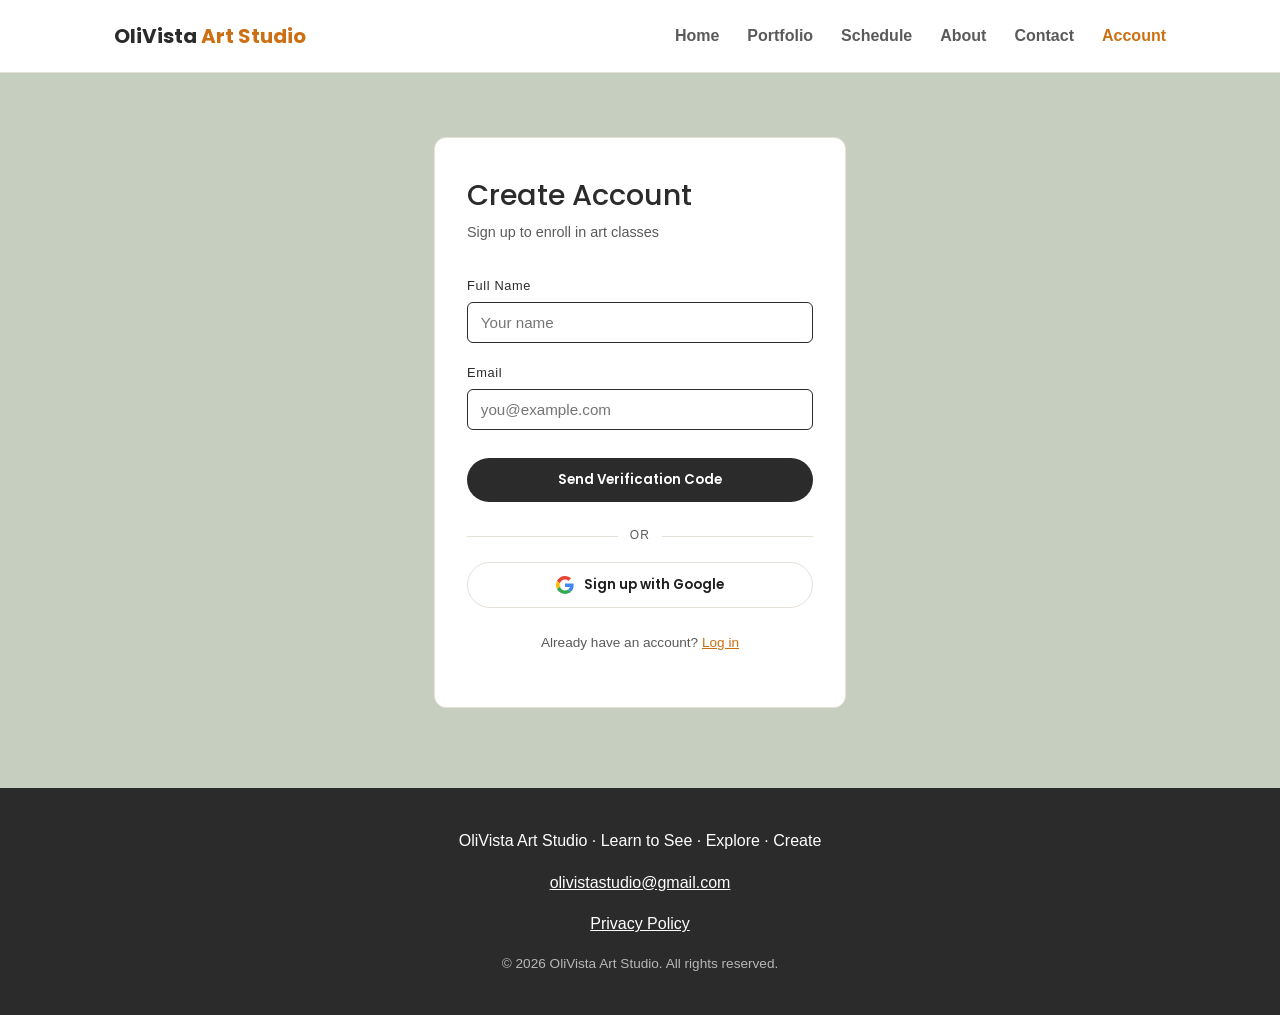
<file: signup.html>
<!DOCTYPE html>
<html lang="en">

<head>
  <link rel="icon" type="image/svg+xml" href="assets/favicon.svg">
  <meta charset="UTF-8">
  <meta name="viewport" content="width=device-width, initial-scale=1.0">
  <title>Sign Up | OliVista Art Studio</title>
  <meta name="robots" content="noindex">
  <meta name="description" content="Create an OliVista Art Studio account to enroll in art classes.">
  <link rel="preconnect" href="https://fonts.googleapis.com">
  <link rel="preconnect" href="https://fonts.gstatic.com" crossorigin="">
  <link href="https://fonts.googleapis.com/css2?family=Poppins:wght@400;600;700&display=swap" rel="stylesheet">
  <link rel="stylesheet" href="css/style.css">
</head>

<body>
  <a class="skip-link" href="#main-content">Skip to main content</a>
  <header class="site-header">
    <div class="container header-inner">
      <a href="index.html" class="logo">OliVista <span>Art Studio</span></a>
      <nav class="site-nav" id="site-nav">
        <a href="index.html">Home</a>
        <a href="portfolio.html">Portfolio</a>
        <a href="schedule.html">Schedule</a>
        <a href="about.html">About</a>
        <a href="contact.html">Contact</a>
        <a href="account.html" class="nav-account is-active">Account</a>
      </nav>
      <button class="nav-toggle" id="nav-toggle" aria-label="Toggle menu" aria-expanded="false">
        <span></span><span></span><span></span>
      </button>
    </div>
  </header>

  <main id="main-content">
    <section class="auth-page">
      <div class="auth-card">
        <h2>Create Account</h2>
        <p class="auth-subtitle">Sign up to enroll in art classes</p>
        <p id="auth-error" class="auth-error" aria-live="polite" hidden></p>
        <p id="auth-info" class="auth-info" aria-live="polite" hidden></p>
        <form id="signup-form" class="auth-form">
          <label id="name-field">
            Full Name
            <input type="text" id="name" name="name" autocomplete="name" required placeholder="Your name">
          </label>
          <label id="email-field">
            Email
            <input type="email" id="email" name="email" autocomplete="email" spellcheck="false" required
              placeholder="you@example.com">
          </label>
          <label id="code-field" hidden>
            6-digit verification code
            <input type="text" id="code" name="code" inputmode="numeric" autocomplete="one-time-code" maxlength="6"
              placeholder="123456" class="code-input">
          </label>
          <button type="submit" class="btn auth-btn" id="signup-submit">Send Verification Code</button>
        </form>
        <div class="auth-divider" role="separator" aria-label="or sign up with Google"><span>or</span></div>
        <button type="button" class="btn btn-google" id="google-signup">
          <svg aria-hidden="true" width="18" height="18" viewBox="0 0 48 48"><path fill="#EA4335" d="M24 9.5c3.54 0 6.71 1.22 9.21 3.6l6.85-6.85C35.9 2.38 30.47 0 24 0 14.62 0 6.51 5.38 2.56 13.22l7.98 6.19C12.43 13.72 17.74 9.5 24 9.5z"/><path fill="#4285F4" d="M46.98 24.55c0-1.57-.15-3.09-.38-4.55H24v9.02h12.94c-.58 2.96-2.26 5.48-4.78 7.18l7.73 6c4.51-4.18 7.09-10.36 7.09-17.65z"/><path fill="#FBBC05" d="M10.53 28.59c-.48-1.45-.76-2.99-.76-4.59s.27-3.14.76-4.59l-7.98-6.19C.92 16.46 0 20.12 0 24c0 3.88.92 7.54 2.56 10.78l7.97-6.19z"/><path fill="#34A853" d="M24 48c6.48 0 11.93-2.13 15.89-5.81l-7.73-6c-2.15 1.45-4.92 2.3-8.16 2.3-6.26 0-11.57-4.22-13.47-9.91l-7.98 6.19C6.51 42.62 14.62 48 24 48z"/></svg>
          Sign up with Google
        </button>
        <p id="resend-row" class="auth-switch" hidden>
          Didn't get a code? <a href="#" id="resend-link">Resend code</a>
        </p>
        <p class="auth-switch">
          Already have an account? <a href="login.html">Log in</a>
        </p>
      </div>
    </section>
  </main>

  <footer class="site-footer">
    <div class="container footer-inner">
      <p>OliVista Art Studio · Learn to See · Explore · Create</p>
      <p><a href="mailto:olivistastudio@gmail.com">olivistastudio@gmail.com</a></p>

      <p><a href="privacy.html">Privacy Policy</a></p>
      <p class="footer-copyright">© 2026 OliVista Art Studio. All rights reserved.</p>
    </div>
  </footer>

  <script type="module" src="js/nav.js"></script>
  <script type="module" src="js/signup.js"></script>
</body>

</html>
</file>
<file: css/style.css>
:root {
  --color-bg: #c5cebf;
  --color-surface: #ffffff;
  --color-text: #2b2b2b;
  --color-text-muted: #5a5a5a;
  --color-visual-discovery: #cc7013;
  --color-visual-discovery-text: #a95c0f;
  --color-creative-foundations: #7e8b3d;
  --color-portfolio-studio: #c08a28;
  --color-young-photographer: #9b7bc4;
  --color-border: #e6e1d8;
  --font-heading: 'Poppins', sans-serif;
  --font-body: -apple-system, BlinkMacSystemFont, 'Segoe UI', Roboto, Helvetica, Arial, sans-serif;
  --container-width: 1100px;
  --radius: 12px;
}

* {
  box-sizing: border-box;
}

html {
  scroll-behavior: smooth;
}

body {
  margin: 0;
  font-family: var(--font-body);
  color: var(--color-text);
  background: var(--color-bg);
  line-height: 1.6;
}

h1,
h2,
h3 {
  font-family: var(--font-heading);
  font-weight: 700;
  line-height: 1.2;
  margin: 0 0 0.5em;
}

p {
  margin: 0 0 1em;
}

a {
  color: inherit;
}

img,
svg {
  max-width: 100%;
  display: block;
}

html {
  -webkit-tap-highlight-color: rgba(159, 117, 44, 0.2);
}

a,
button,
input,
select,
textarea {
  touch-action: manipulation;
}

:focus-visible {
  outline: 3px solid var(--color-visual-discovery);
  outline-offset: 3px;
}

.skip-link {
  background: var(--color-text);
  color: #fff;
  left: 1rem;
  padding: 0.75rem 1rem;
  position: fixed;
  top: 1rem;
  transform: translateY(-200%);
  z-index: 1000;
}

.skip-link:focus-visible {
  transform: translateY(0);
}

.container {
  max-width: var(--container-width);
  margin: 0 auto;
  padding: 0 24px;
}

.btn {
  display: inline-block;
  padding: 12px 28px;
  border-radius: 999px;
  font-family: var(--font-heading);
  font-weight: 600;
  text-decoration: none;
  color: #fff;
  background: var(--color-text);
  border: none;
  cursor: pointer;
  transition: transform 0.15s ease, opacity 0.15s ease;
}

.btn:hover {
  transform: translateY(-2px);
  opacity: 0.92;
}

/* Admin CMS */
.admin-body {
  background: #f4f0e9;
}

.admin-layout {
  min-height: 100vh;
  display: flex;
}

.admin-sidebar {
  width: 250px;
  flex: 0 0 250px;
  background: #2b2b2b;
  color: #fff;
  padding: 28px 18px;
  display: flex;
  flex-direction: column;
}

.admin-brand {
  color: #fff;
  font: 700 1.15rem var(--font-heading);
  text-decoration: none;
  padding: 0 12px 28px;
}

.admin-brand span {
  color: #e2ad48;
}

.admin-nav {
  display: grid;
  gap: 4px;
}

.admin-nav a,
.admin-sidebar-footer a {
  color: #d8d2c8;
  text-decoration: none;
  border-radius: 8px;
  padding: 11px 12px;
  font-weight: 600;
}

.admin-nav a:hover,
.admin-nav a.active {
  color: #fff;
  background: #4a4742;
}

.admin-sidebar-footer {
  margin-top: auto;
  display: grid;
  gap: 12px;
}

.admin-sidebar-footer .btn {
  color: #2b2b2b;
  background: #fff;
}

.admin-content {
  flex: 1;
  min-width: 0;
  padding: 52px clamp(24px, 5vw, 72px);
}

.admin-content h1 {
  font-size: clamp(2rem, 3vw, 3rem);
}

.admin-notice {
  background: #dcefdc;
  border: 1px solid #a9cfaa;
  border-radius: 8px;
  color: #285b2d;
  font-weight: 600;
  margin: 0 0 22px;
  padding: 11px 14px;
}

.stat-grid,
.quick-link-grid {
  display: grid;
  grid-template-columns: repeat(3, minmax(0, 1fr));
  gap: 18px;
  margin: 28px 0 52px;
}

.stat-card,
.quick-link {
  background: #fff;
  border: 1px solid var(--color-border);
  border-radius: var(--radius);
  padding: 24px;
  text-decoration: none;
  box-shadow: 0 8px 24px rgba(43, 43, 43, .04);
}

.stat-card:hover,
.quick-link:hover {
  transform: translateY(-2px);
}

.stat-number {
  display: block;
  color: var(--color-visual-discovery);
  font: 700 2.2rem var(--font-heading);
}

.stat-label {
  color: var(--color-text-muted);
  font-weight: 600;
}

.quick-link-grid {
  margin-top: 16px;
}

.quick-link h3 {
  font-size: 1rem;
}

.quick-link p {
  color: var(--color-text-muted);
  margin: 0;
}

.admin-crud-header {
  display: flex;
  align-items: center;
  justify-content: space-between;
  gap: 18px;
  margin-bottom: 22px;
}

.admin-header-actions {
  display: flex;
  flex-wrap: wrap;
  gap: 10px;
  justify-content: flex-end;
}

.admin-table-wrapper {
  overflow-x: auto;
  background: #fff;
  border: 1px solid var(--color-border);
  border-radius: var(--radius);
}

.admin-table {
  width: 100%;
  border-collapse: collapse;
  min-width: 720px;
}

.admin-table th,
.admin-table td {
  padding: 14px 16px;
  text-align: left;
  border-bottom: 1px solid var(--color-border);
  white-space: nowrap;
}

.admin-table th {
  background: #f8f5ef;
  font: 600 .8rem var(--font-heading);
  text-transform: uppercase;
  letter-spacing: .04em;
}

.admin-table tr:last-child td {
  border-bottom: 0;
}

.admin-table .btn {
  margin-right: 6px;
  padding: 7px 13px;
  font-size: .8rem;
}

.btn-sm {
  padding: 9px 16px;
  font-size: .85rem;
}

.btn-secondary {
  color: var(--color-text);
  background: #e8e2d8;
}

.btn-danger {
  background: #a63d47;
}

.admin-form {
  background: #fff;
  border: 1px solid var(--color-border);
  border-radius: var(--radius);
  padding: 26px;
  margin-bottom: 24px;
  max-width: 900px;
}

.admin-form label {
  display: block;
  margin: 0 0 16px;
  font-weight: 600;
}

.admin-form input,
.admin-form textarea,
.admin-form select {
  display: block;
  width: 100%;
  margin-top: 6px;
  border: 1px solid #d8d0c4;
  border-radius: 7px;
  padding: 10px 12px;
  font: inherit;
  background: #fff;
}

.admin-form .checkbox-label {
  display: flex;
  align-items: center;
  gap: 8px;
}

.admin-form .checkbox-label input {
  width: auto;
  margin: 0;
}

.admin-form textarea {
  min-height: 88px;
  resize: vertical;
}

.admin-form .form-row {
  display: grid;
  grid-template-columns: repeat(2, minmax(0, 1fr));
  gap: 16px;
}

.day-picker {
  margin: 0 0 16px;
  padding: 14px;
  border: 1px solid var(--color-border);
  border-radius: 7px;
}

.day-picker legend {
  padding: 0 5px;
  font-weight: 600;
}

.day-picker .hint {
  color: var(--color-text-muted);
  font-size: .85rem;
}

.day-picker>div {
  display: flex;
  flex-wrap: wrap;
  gap: 8px 16px;
}

.day-picker label {
  display: inline-flex;
  align-items: center;
  gap: 6px;
  margin: 0;
  font-weight: 500;
}

.day-picker input {
  width: auto;
  margin: 0;
}

.form-actions {
  display: flex;
  gap: 10px;
  margin-top: 20px;
}

.status-badge {
  display: inline-block;
  padding: 3px 9px;
  border-radius: 999px;
  font-size: .8rem;
  font-weight: 600;
  background: #e8e2d8;
}

.status-confirmed {
  color: #35643b;
  background: #dcefdc;
}

.status-pending {
  color: #805b1d;
  background: #fff0c8;
}

.status-cancelled {
  color: #88343d;
  background: #f7d9dc;
}

.status-date-passed {
  color: #5c5d61;
  background: #ececef;
}

@media (max-width: 760px) {
  .admin-layout {
    display: block;
  }

  .admin-sidebar {
    width: 100%;
    padding: 18px;
  }

  .admin-brand {
    padding-bottom: 14px;
  }

  .admin-nav {
    display: flex;
    flex-wrap: wrap;
    overflow-x: visible;
  }

  .admin-nav a {
    white-space: nowrap;
  }

  .admin-sidebar-footer {
    display: flex;
    margin-top: 14px;
    align-items: center;
  }

  .admin-content {
    padding: 32px 18px;
  }

  .admin-crud-header {
    align-items: flex-start;
    flex-wrap: wrap;
  }

  .admin-header-actions {
    width: 100%;
    justify-content: flex-start;
  }

  .stat-grid,
  .quick-link-grid,
  .admin-form .form-row {
    grid-template-columns: 1fr;
    margin-bottom: 30px;
  }
}

.btn-visual-discovery {
  background: var(--color-visual-discovery);
}

.btn-creative-foundations {
  background: var(--color-creative-foundations);
}

.btn-portfolio-studio {
  background: var(--color-portfolio-studio);
}

.btn-young-photographer {
  background: var(--color-young-photographer);
}

/* Header */
.site-header {
  background: var(--color-surface);
  border-bottom: 1px solid var(--color-border);
  position: sticky;
  top: 0;
  z-index: 10;
}

.header-inner {
  display: flex;
  align-items: center;
  justify-content: space-between;
  height: 72px;
  position: relative;
}

.logo {
  font-family: var(--font-heading);
  font-weight: 700;
  font-size: 1.25rem;
  text-decoration: none;
  color: var(--color-text);
}

.logo span {
  color: var(--color-visual-discovery);
}

.site-nav {
  display: flex;
  gap: 28px;
}

.site-nav a {
  text-decoration: none;
  font-weight: 600;
  color: var(--color-text-muted);
}

.site-nav a.is-active,
.site-nav a:hover {
  color: var(--color-visual-discovery);
}

.nav-toggle {
  display: none;
  flex-direction: column;
  justify-content: center;
  gap: 5px;
  width: 32px;
  height: 32px;
  background: none;
  border: none;
  cursor: pointer;
  padding: 0;
}

.nav-toggle span {
  display: block;
  height: 2px;
  background: var(--color-text);
}

/* Footer */
.site-footer {
  background: var(--color-text);
  color: #fff;
  margin-top: 80px;
}

.footer-inner {
  padding: 40px 24px;
  text-align: center;
}

.footer-inner a {
  color: #fff;
  text-decoration: underline;
}

.footer-note {
  font-weight: 600;
  color: var(--color-portfolio-studio);
}

.footer-copyright {
  font-size: 0.85rem;
  color: #b7b7b7;
  margin: 0;
}

/* Responsive nav */
@media (max-width: 720px) {
  .site-nav {
    position: absolute;
    top: 72px;
    left: 0;
    right: 0;
    background: var(--color-surface);
    flex-direction: column;
    gap: 0;
    max-height: 0;
    overflow: hidden;
    border-bottom: 1px solid var(--color-border);
    transition: max-height 0.2s ease;
  }

  .site-nav.is-open {
    max-height: 500px;
    overflow-y: auto;
  }

  .site-nav a {
    padding: 16px 24px;
    border-top: 1px solid var(--color-border);
  }

  .nav-toggle {
    display: flex;
  }
}

/* Hero */
.hero {
  padding: 0;
}

.hero-banner {
  position: relative;
  max-width: 100%;
  margin: 0;
}

.hero-banner img {
  width: 100%;
  height: auto;
  display: block;
}

.hero-overlay {
  position: absolute;
  top: 60%;
  left: 50%;
  transform: translateY(-50%);
  width: 45%;
  max-width: 45%;
  text-align: left;
  padding: 0 24px;
}

.hero-overlay .badge {
  display: inline-block;
  background: var(--color-portfolio-studio);
  color: #fff;
  font-weight: 600;
  font-size: 0.85rem;
  padding: 6px 16px;
  border-radius: 999px;
  margin-bottom: 20px;
}

.hero-overlay h1 {
  font-size: 2.75rem;
  color: var(--color-visual-discovery);
  margin-bottom: 2px;
}

.hero-overlay .tagline {
  font-family: var(--font-heading);
  font-weight: 600;
  font-size: 1.25rem;
  margin-bottom: 6px;
  padding-left: 0.2em;
}

.hero-overlay .hero-sub {
  color: var(--color-text-muted);
  margin-bottom: 14px;
}

.badge {
  display: inline-block;
  background: var(--color-portfolio-studio);
  color: #fff;
  font-weight: 600;
  font-size: 0.85rem;
  padding: 6px 16px;
  border-radius: 999px;
  margin-bottom: 20px;
}

.hero h1 {
  font-size: 2.75rem;
  color: var(--color-visual-discovery);
}

.tagline {
  font-family: var(--font-heading);
  font-weight: 600;
  font-size: 1.25rem;
}

.hero-sub {
  max-width: 560px;
  margin: 0 auto 28px;
  color: var(--color-text-muted);
}

@media (max-width: 720px) {
  .hero-banner {
    min-height: 220px;
    overflow: hidden;
    background: #e5e2dd;
  }

  .hero-banner img {
    width: 100%;
    height: 220px;
    object-fit: cover;
    object-position: right center;
  }

  .hero-overlay {
    top: 50%;
    left: 50%;
    width: 50%;
    max-width: none;
    transform: translateY(-50%);
    text-align: left;
    padding: 12px 16px;
  }

  .hero-overlay h1 {
    font-size: clamp(1.35rem, 7vw, 2rem);
    line-height: 1.05;
    margin-bottom: 6px;
  }

  .hero-overlay .tagline {
    font-size: clamp(0.7rem, 3.2vw, 0.95rem);
    line-height: 1.25;
    margin-bottom: 10px;
  }

  .hero-overlay .btn {
    padding: 8px 14px;
    font-size: 0.75rem;
  }
}

/* Programs teaser */
.programs-teaser {
  padding: 40px 24px 80px;
  text-align: center;
}

.teaser-grid {
  display: grid;
  grid-template-columns: repeat(4, 1fr);
  gap: 24px;
  margin-top: 32px;
}

.teaser-card {
  display: block;
  text-decoration: none;
  color: #fff;
  border-radius: var(--radius);
  padding: 28px 24px;
  text-align: left;
  transition: transform 0.15s ease;
}

.teaser-card:hover {
  transform: translateY(-4px);
}

.teaser-card p {
  color: rgba(255, 255, 255, 0.9);
}

.teaser-age {
  font-weight: 600;
  text-transform: uppercase;
  font-size: 0.8rem;
  letter-spacing: 0.05em;
}

.teaser-visual-discovery {
  background: var(--color-visual-discovery);
}

.teaser-creative-foundations {
  background: var(--color-creative-foundations);
}

.teaser-portfolio-studio {
  background: var(--color-portfolio-studio);
}

.teaser-young-photographer {
  background: var(--color-young-photographer);
}

/* Philosophy teaser */
.philosophy-teaser {
  max-width: 834px;
  text-align: left;
  padding: 24px 24px;
  margin: 0 auto;
}

.philosophy-teaser blockquote {
  font-family: var(--font-heading);
  font-size: 2rem;
  font-weight: 600;
  margin: 0 0 16px;
  color: var(--color-creative-foundations);
  text-align: center;
}

.philosophy-teaser .btn {
  display: block;
  width: fit-content;
  margin: 24px auto 0;
}

/* Art-class carousel */
.art-class-carousel {
  max-width: 848px;
  margin: 0 auto;
  padding: 0 24px 32px;
}

.art-class-carousel-track {
  position: relative;
  aspect-ratio: 16 / 7;
  overflow: hidden;
  background: var(--color-border);
  border-radius: var(--radius);
}

.art-class-carousel-slide {
  position: absolute;
  inset: 0;
  width: 100%;
  height: 100%;
  object-fit: contain;
  opacity: 0;
  transition: opacity 0.8s ease-in-out;
}

.art-class-carousel-slide.is-active {
  opacity: 1;
}

.art-class-carousel-nav {
  position: absolute;
  top: 0;
  bottom: 0;
  width: 50%;
  border: none;
  background: transparent;
  cursor: pointer;
  z-index: 2;
  display: flex;
  align-items: center;
  padding: 0 20px;
  color: var(--color-text);
  font-size: 2.8rem;
  line-height: 1;
  font-family: var(--font-heading);
  opacity: 0.35;
  transition: opacity 0.3s ease, background 0.3s ease;
  user-select: none;
}

.art-class-carousel-prev {
  left: 0;
  justify-content: flex-start;
}

.art-class-carousel-next {
  right: 0;
  justify-content: flex-end;
}

.art-class-carousel-nav:hover {
  opacity: 0.85;
  background: rgba(0, 0, 0, 0.04);
}

.art-class-carousel-nav:focus-visible {
  outline: 2px solid var(--color-visual-discovery);
  outline-offset: -4px;
}

.art-class-carousel-dots {
  display: flex;
  justify-content: center;
  align-items: center;
  gap: 10px;
  margin-top: 16px;
}

.art-class-carousel-dot {
  width: 12px;
  height: 12px;
  border-radius: 50%;
  border: none;
  background: rgba(43, 43, 43, 0.3);
  cursor: pointer;
  padding: 0;
  transition: background 0.3s ease, transform 0.3s ease;
}

.art-class-carousel-dot:hover {
  background: rgba(43, 43, 43, 0.6);
  transform: scale(1.15);
}

.art-class-carousel-dot.is-active {
  background: var(--color-visual-discovery);
  transform: scale(1.25);
}

.art-class-carousel-dot:focus-visible {
  outline: 2px solid var(--color-visual-discovery);
  outline-offset: 3px;
}

.visually-hidden {
  position: absolute;
  width: 1px;
  height: 1px;
  padding: 0;
  margin: -1px;
  overflow: hidden;
  clip: rect(0, 0, 0, 0);
  white-space: nowrap;
  border: 0;
}

@media (max-width: 600px) {
  .art-class-carousel {
    padding-bottom: 24px;
  }

  .art-class-carousel-track {
    aspect-ratio: 4 / 3;
  }
}


/* CTA banner */
.cta-banner {
  background: var(--color-text);
  color: #fff;
  text-align: center;
  padding: 20px 24px;
}

.cta-banner h2 {
  color: #fff;
}

.cta-banner .btn {
  background: var(--color-visual-discovery);
}

@media (max-width: 720px) {
  .teaser-grid {
    grid-template-columns: repeat(2, 1fr);
  }
}

.programs-intro {
  padding: 60px 24px 20px;
  text-align: center;
}

#programs,
.program-section {
  scroll-margin-top: 88px;
}

.schedule-enroll-banner {
  background: #fff3cd;
  border: 1px solid #e4c766;
  border-radius: 8px;
  color: #6b4f00;
  margin: 18px auto 0;
  max-width: 520px;
  padding: 12px 16px;
}

.calendar-load-error {
  display: grid;
  gap: 1rem;
  justify-items: start;
}

.program-section {
  padding: 60px 0;
  border-bottom: 1px solid var(--color-border);
}

.program-grid {
  display: grid;
  grid-template-columns: 1fr 1fr;
  gap: 48px;
  align-items: center;
}

.program-visual {
  padding: 1px;
}

.program-photo {
  display: block;
  width: 100%;
  height: auto;
  float: none;
  object-fit: contain;
}

.program-visual-discovery .program-visual {
  background: #fbe3ec;
}

.program-creative-foundations .program-visual {
  background: #eef0e2;
}

.program-portfolio-studio .program-visual {
  background: #f8ecd8;
}

.program-young-photographer .program-visual {
  background: #f0eaf6;
}

.program-content h2 {
  font-size: 2rem;
}

.program-visual-discovery h2 {
  color: var(--color-visual-discovery);
}

.program-creative-foundations h2 {
  color: var(--color-creative-foundations);
}

.program-portfolio-studio h2 {
  color: var(--color-portfolio-studio);
}

.program-young-photographer h2 {
  color: var(--color-young-photographer);
}

.program-tagline {
  font-family: var(--font-heading);
  font-weight: 600;
}

.program-content ul {
  padding-left: 20px;
  margin: 0 0 24px;
}

.program-content li {
  margin-bottom: 6px;
}

/* Age-to-Program Mapping */
.age-mapping {
  padding: 0 24px 40px;
}

.age-mapping-table {
  max-width: 800px;
  margin: 0 auto;
  border: 1px solid var(--color-border);
  border-radius: var(--radius);
  overflow: hidden;
  background: var(--color-surface);
}

.age-mapping-header {
  display: grid;
  grid-template-columns: 100px 1fr 1fr auto;
  align-items: center;
  background: var(--color-text);
  color: #fff;
  font-family: var(--font-heading);
  font-weight: 600;
  font-size: 0.85rem;
  text-transform: uppercase;
  letter-spacing: 0.04em;
}

.age-mapping-label {
  padding: 12px 20px;
}

.age-mapping-row {
  display: grid;
  grid-template-columns: 100px 1fr 1fr auto;
  align-items: center;
  text-decoration: none;
  color: var(--color-text);
  border-bottom: 1px solid var(--color-border);
  transition: background-color 0.15s ease;
}

.age-mapping-row:last-child {
  border-bottom: none;
}

.age-mapping-row:hover {
  background-color: rgba(0, 0, 0, 0.03);
}

.age-mapping-cell {
  padding: 16px 20px;
  font-size: 0.95rem;
}

.age-mapping-age {
  text-align: center;
}

.age-mapping-badge {
  display: inline-block;
  font-family: var(--font-heading);
  font-weight: 700;
  font-size: 1.1rem;
  color: #fff;
  padding: 6px 14px;
  border-radius: 8px;
}

.age-mapping-visual-discovery .age-mapping-badge {
  background: var(--color-visual-discovery);
}

.age-mapping-creative-foundations .age-mapping-badge {
  background: var(--color-creative-foundations);
}

.age-mapping-portfolio-studio .age-mapping-badge {
  background: var(--color-portfolio-studio);
}

.age-mapping-young-photographer .age-mapping-badge {
  background: var(--color-young-photographer);
}

.age-mapping-program {
  font-family: var(--font-heading);
  font-weight: 600;
  font-size: 1rem;
  display: flex;
  align-items: center;
  gap: 8px;
}

.age-mapping-icon {
  font-size: 1.2rem;
}

.age-mapping-focus {
  color: var(--color-text-muted);
  font-size: 0.88rem;
}

.age-mapping-arrow {
  padding: 16px 20px;
  color: var(--color-text-muted);
  font-size: 1.1rem;
  transition: transform 0.15s ease;
}

.age-mapping-row:hover .age-mapping-arrow {
  transform: translateX(3px);
}

/* Accent left border on rows */
.age-mapping-visual-discovery {
  border-left: 4px solid var(--color-visual-discovery);
}

.age-mapping-creative-foundations {
  border-left: 4px solid var(--color-creative-foundations);
}

.age-mapping-portfolio-studio {
  border-left: 4px solid var(--color-portfolio-studio);
}

.age-mapping-young-photographer {
  border-left: 4px solid var(--color-young-photographer);
}

@media (max-width: 720px) {
  .age-mapping {
    padding: 0 16px 32px;
  }

  .age-mapping-table {
    border: 0;
    border-radius: 0;
    background: transparent;
    overflow: visible;
  }

  .age-mapping-header {
    display: grid;
    grid-template-columns: auto minmax(0, 1fr) minmax(0, 1fr);
    margin-bottom: 8px;
    border-radius: 8px;
    font-size: 0.7rem;
  }

  .age-mapping-header .age-mapping-label {
    padding: 8px 10px;
  }

  .age-mapping-row {
    grid-template-columns: minmax(0, 1fr) auto;
    grid-template-rows: auto auto;
    padding: 16px;
    gap: 0;
    margin-bottom: 12px;
    border: 1px solid var(--color-border);
    border-bottom: 1px solid var(--color-border);
    border-left-width: 4px;
    border-radius: var(--radius);
    background: var(--color-surface);
    box-shadow: 0 5px 16px rgba(43, 43, 43, 0.06);
  }

  .age-mapping-cell {
    padding: 4px 0;
  }

  .age-mapping-age {
    grid-column: 1 / -1;
    text-align: left;
    padding-bottom: 8px;
    border-bottom: 1px solid var(--color-border);
    margin-bottom: 8px;
  }

  .age-mapping-program {
    grid-column: 1;
    grid-row: 2;
    align-self: center;
    min-width: 0;
    font-size: 0.95rem;
  }

  .age-mapping-focus {
    grid-column: 1 / -1;
    grid-row: 3;
    font-size: 0.82rem;
    padding-top: 8px;
  }

  .age-mapping-arrow {
    grid-column: 2;
    grid-row: 2;
    align-self: center;
    padding: 0 0 0 8px;
  }
}

@media (max-width: 800px) {
  .program-grid {
    grid-template-columns: 1fr;
  }

  .program-visual {
    padding: 1px;
  }

  .program-section.reverse .program-visual {
    order: -1;
  }
}

.about-intro,
.about-bio,
.about-philosophy,
.about-class-size {
  padding: 40px 24px;
  max-width: 720px;
  margin: 0 auto;
}

.about-intro {
  padding-top: 60px;
  text-align: center;
  max-width: none;
}

.about-intro .tagline {
  color: var(--color-creative-foundations);
}

.about-philosophy ul {
  padding-left: 20px;
}

.about-class-size {
  padding-bottom: 80px;
}

.contact-section {
  padding: 60px 24px 80px;
  text-align: center;
}

.contact-location {
  margin: 40px auto 0;
  max-width: 900px;
}

.contact-location>p {
  margin-bottom: 20px;
}

.contact-location a {
  color: var(--color-visual-discovery);
  font-weight: 600;
}

.contact-map {
  width: 100%;
  min-height: 360px;
  border: 1px solid var(--color-border);
  border-radius: var(--radius);
  display: block;
}

.contact-grid {
  display: grid;
  grid-template-columns: repeat(2, 1fr);
  gap: 40px;
  max-width: 560px;
  margin: 40px auto 0;
}

.qr-code {
  aspect-ratio: 1;
  height: 200px;
  max-width: 200px;
  margin: 12px auto;
  object-fit: cover;
  border: 1px solid var(--color-border);
  border-radius: 8px;
}

@media (max-width: 600px) {
  .contact-map {
    min-height: 280px;
  }

  .contact-grid {
    grid-template-columns: 1fr;
  }
}

/* ===== Schedule (weekly calendar) ===== */
.art-calendar {
  max-width: var(--container-width);
  margin: 0 auto 80px;
  padding: 0 24px;
}

.art-calendar h3 {
  font-size: 2rem;
  margin-bottom: 0.5rem;
  font-weight: 400;
}

.calendar-semester {
  color: var(--color-visual-discovery);
  font-size: 1rem;
  margin-bottom: 1rem;
}

/* Semester selector tabs */
.calendar-semester-tabs {
  display: flex;
  gap: 0.5rem;
  margin-bottom: 1rem;
  flex-wrap: wrap;
}

.semester-tab {
  padding: 0.4rem 1.2rem;
  border: 1px solid var(--color-border);
  background: var(--color-surface);
  border-radius: 20px;
  font-size: 0.85rem;
  cursor: pointer;
  font-family: var(--font-body);
  color: var(--color-text-muted);
  transition: background-color 0.15s, border-color 0.15s, color 0.15s;
}

.semester-tab:hover {
  border-color: var(--color-visual-discovery);
  color: var(--color-visual-discovery);
}

.semester-tab.active {
  background: var(--color-visual-discovery);
  color: #fff;
  border-color: var(--color-visual-discovery);
}

.semester-tab:disabled {
  opacity: 0.6;
  cursor: default;
}

/* Legend */
.calendar-legend {
  display: flex;
  flex-wrap: wrap;
  gap: 1rem 1.5rem;
  margin-bottom: 1.5rem;
}

.legend-item {
  display: inline-flex;
  align-items: center;
  gap: 0.4rem;
  font-size: 0.85rem;
  color: var(--color-text-muted);
}

.legend-dot {
  display: inline-block;
  width: 14px;
  height: 14px;
  border-radius: 50%;
  border: 2px solid;
}

/* Grid wrapper - horizontal scroll on small screens */
.calendar-grid-wrapper {
  overflow-x: auto;
  border: 1px solid var(--color-border);
  border-radius: var(--radius);
  background: var(--color-surface);
}

/* Desktop weekly grid */
.calendar-grid {
  display: grid;
  grid-template-columns: 80px repeat(7, 1fr);
  min-width: 700px;
}

/* All cells share base */
.calendar-cell {
  border-right: 1px solid var(--color-border);
  border-bottom: 1px solid var(--color-border);
  padding: 0.5rem;
  min-height: 70px;
  display: flex;
  align-items: center;
  justify-content: center;
}

.calendar-cell:last-child {
  border-right: none;
}

/* Corner cell (top-left) */
.calendar-corner {
  background: var(--color-bg);
  font-size: 0.75rem;
  text-transform: uppercase;
  letter-spacing: 0.05em;
  color: var(--color-text-muted);
  font-weight: 500;
}

/* Day header cells */
.calendar-day-header {
  background: var(--color-bg);
  font-size: 0.8rem;
  text-transform: uppercase;
  letter-spacing: 0.05em;
  font-weight: 500;
  color: var(--color-text);
  min-height: 45px;
}

/* Time label column */
.calendar-time-label {
  background: #faf8f3;
  font-size: 0.8rem;
  color: var(--color-text-muted);
  font-weight: 400;
  flex-direction: column;
  gap: 0.15rem;
}

/* Empty cell */
.calendar-empty {
  background: #fdfcf9;
}

/* Class cell with a class in it */
.calendar-class-cell {
  padding: 0.3rem;
  align-items: stretch;
  flex-direction: column;
  gap: 0.3rem;
}

/* The class card (clickable link) */
.calendar-class {
  display: flex;
  flex-direction: column;
  align-items: center;
  gap: 0.15rem;
  width: 100%;
  height: 100%;
  padding: 0.4rem 0.25rem;
  border-radius: 5px;
  border: 1px solid;
  border-left-width: 3px;
  text-decoration: none;
  text-align: center;
  transition: transform 0.15s, box-shadow 0.15s;
  cursor: pointer;
}

.calendar-class:hover {
  transform: translateY(-2px);
  box-shadow: 0 3px 10px rgba(0, 0, 0, 0.1);
}

.calendar-class-program {
  font-size: 0.78rem;
  font-weight: 600;
  line-height: 1.2;
  overflow: hidden;
  display: -webkit-box;
  -webkit-line-clamp: 2;
  -webkit-box-orient: vertical;
}

.calendar-class-time {
  font-size: 0.7rem;
  opacity: 0.8;
}

.calendar-class-age {
  font-size: 0.68rem;
  opacity: 0.7;
}

.calendar-class-price {
  font-size: 0.72rem;
  font-weight: 600;
  margin-top: 0.1rem;
}

/* ===== Mobile: list view grouped by day ===== */
.calendar-mobile {
  display: none;
}

.calendar-day-group {
  margin-bottom: 1.5rem;
}

.calendar-day-title {
  font-size: 1rem;
  font-weight: 500;
  font-family: var(--font-body);
  color: var(--color-visual-discovery);
  margin-bottom: 0.5rem;
  padding-bottom: 0.3rem;
  border-bottom: 1px solid var(--color-border);
}

.calendar-day-classes {
  display: flex;
  flex-direction: column;
  gap: 0.5rem;
}

.calendar-class-mobile {
  display: block;
  text-decoration: none;
  padding: 0.6rem 0.8rem;
  border-radius: 5px;
  border: 1px solid var(--color-border);
  border-left: 3px solid;
  transition: transform 0.15s, box-shadow 0.15s;
}

.calendar-class-mobile:hover {
  transform: translateX(3px);
  box-shadow: 0 2px 8px rgba(0, 0, 0, 0.08);
}

.calendar-class-mobile-header {
  display: flex;
  justify-content: space-between;
  align-items: center;
  margin-bottom: 0.25rem;
}

.calendar-class-mobile-header .calendar-class-program {
  font-weight: 600;
  font-size: 0.9rem;
}

.calendar-class-mobile-header .calendar-class-price {
  font-weight: 600;
  font-size: 0.85rem;
}

.calendar-class-mobile-details {
  display: flex;
  gap: 1rem;
  font-size: 0.8rem;
  color: var(--color-text-muted);
}

/* Responsive: switch to mobile list view */
@media (max-width: 768px) {
  .calendar-grid-wrapper {
    display: none;
  }

  .calendar-mobile {
    display: block;
  }
}

/* Camps: separate table below the weekly grid/mobile list */
.calendar-camps {
  margin-top: 2rem;
}

.calendar-camps-title {
  font-size: 1.3rem;
  font-weight: 500;
  margin-bottom: 0.75rem;
}

.camps-table-wrapper {
  overflow-x: auto;
  background: var(--color-surface);
  border: 1px solid var(--color-border);
  border-radius: var(--radius);
}

.camps-table {
  width: 100%;
  border-collapse: collapse;
  min-width: 600px;
}

.camps-table th,
.camps-table td {
  padding: 0.75rem 1rem;
  text-align: left;
  border-bottom: 1px solid var(--color-border);
  font-size: 0.85rem;
}

.camps-table th {
  background: var(--color-bg);
  font-size: 0.75rem;
  text-transform: uppercase;
  letter-spacing: 0.05em;
  color: var(--color-text-muted);
  font-weight: 500;
}

.camps-table tr:last-child td {
  border-bottom: none;
}

.camps-table tbody tr:hover {
  background: var(--color-bg);
}

/* Empty state */
.empty-state {
  text-align: center;
  padding: 2rem;
  background: var(--color-bg);
  border: 1px solid var(--color-border);
  border-radius: var(--radius);
}

.empty-state p {
  margin-bottom: 1rem;
  color: var(--color-text-muted);
}

.muted {
  color: var(--color-text-muted);
}

/* ===== Auth pages (login / signup) ===== */
.auth-page {
  max-width: 460px;
  margin: 4rem auto;
  padding: 0 24px;
}

.auth-card {
  background: var(--color-surface);
  border: 1px solid var(--color-border);
  padding: 2.5rem 2rem;
  border-radius: var(--radius);
}

.auth-card h2 {
  font-family: var(--font-heading);
  font-size: 1.8rem;
  font-weight: 500;
  margin-bottom: 0.5rem;
}

.auth-subtitle {
  color: var(--color-text-muted);
  font-size: 0.9rem;
  margin-bottom: 2rem;
}

.auth-form {
  display: flex;
  flex-direction: column;
  gap: 1.25rem;
}

.auth-form label {
  display: flex;
  flex-direction: column;
  font-size: 0.8rem;
  letter-spacing: 0.05em;
  gap: 0.35rem;
  color: var(--color-text);
}

/* The hidden attribute must win over the display rules above. */
.auth-form label[hidden],
.auth-form p[hidden],
[hidden] {
  display: none !important;
}

.auth-form input {
  width: 100%;
  padding: 0.7rem 0.8rem;
  border: 1px solid var(--color-text);
  background: transparent;
  font-family: var(--font-body);
  font-size: 0.95rem;
  border-radius: 6px;
}

.auth-btn {
  margin-top: 0.5rem;
  width: 100%;
  cursor: pointer;
}

.auth-link-button {
  align-self: center;
  appearance: none;
  background: none;
  border: 0;
  border-radius: 4px;
  color: var(--color-visual-discovery-text);
  cursor: pointer;
  font-family: var(--font-body);
  font-size: 0.85rem;
  padding: 0.25rem 0.5rem;
  text-decoration: underline;
  text-underline-offset: 0.15em;
  transition: color 0.15s ease, opacity 0.15s ease;
}

.auth-link-button:hover:not(:disabled) {
  color: var(--color-text);
}

.auth-link-button:focus-visible {
  outline: 3px solid var(--color-visual-discovery);
  outline-offset: 2px;
}

.auth-link-button:disabled {
  cursor: wait;
  opacity: 0.55;
}

.auth-error {
  background: #fdf0ee;
  border: 1px solid #c0392b;
  color: #c0392b;
  padding: 0.75rem 1rem;
  font-size: 0.85rem;
  margin-bottom: 1rem;
  border-radius: 6px;
}

.auth-info {
  background: #eef6ee;
  border: 1px solid #5a8a4a;
  color: #3d6b2e;
  padding: 0.75rem 1rem;
  font-size: 0.85rem;
  margin-bottom: 1rem;
  border-radius: 6px;
}

.code-input {
  letter-spacing: 0.4em;
  font-size: 1.2rem;
  text-align: center;
}

.auth-divider {
  display: flex;
  align-items: center;
  gap: 0.75rem;
  margin: 1.5rem 0 1rem;
  color: var(--color-text-muted);
  font-size: 0.75rem;
  letter-spacing: 0.1em;
  text-transform: uppercase;
}

.auth-divider::before,
.auth-divider::after {
  content: "";
  flex: 1;
  border-top: 1px solid var(--color-border);
}

.btn-google {
  width: 100%;
  display: inline-flex;
  align-items: center;
  justify-content: center;
  gap: 0.6rem;
  background: #ffffff;
  color: #1f1f1f;
  border: 1px solid var(--color-border);
}

.btn-google:hover {
  background: #f7f5f0;
  transform: translateY(-2px);
  opacity: 1;
}

.btn-google:focus-visible {
  outline: 3px solid var(--color-visual-discovery);
  outline-offset: 2px;
}

.success-actions {
  display: flex;
  flex-direction: column;
  gap: 0.75rem;
  margin-top: 1.5rem;
}

.enroll-guest-note {
  margin-bottom: 1rem;
  font-size: 0.9rem;
}

.enroll-guest-note a {
  color: var(--color-visual-discovery);
}

.auth-switch {
  text-align: center;
  margin-top: 1.5rem;
  font-size: 0.85rem;
  color: var(--color-text-muted);
}

.auth-switch a {
  color: var(--color-visual-discovery);
}

.nav-account {
  color: var(--color-visual-discovery) !important;
}

/* ===== Account page ===== */
.account-page {
  max-width: 800px;
  margin: 3rem auto;
  padding: 0 24px;
}

.account-header {
  margin-bottom: 2rem;
}

.account-header h2 {
  font-family: var(--font-heading);
  font-weight: 500;
  font-size: 2rem;
}

.account-email {
  color: var(--color-text-muted);
  margin-bottom: 1rem;
}

.enrollment-list {
  display: flex;
  flex-direction: column;
  gap: 1rem;
}

.enrollment-card {
  background: var(--color-surface);
  border: 1px solid var(--color-border);
  padding: 1.25rem 1.5rem;
  display: flex;
  justify-content: space-between;
  align-items: center;
  flex-wrap: wrap;
  gap: 1rem;
  border-radius: var(--radius);
}

.enrollment-info h4 {
  font-family: var(--font-heading);
  font-weight: 500;
  font-size: 1.2rem;
  margin: 0;
}

.enrollment-status {
  text-align: right;
}

/* Status badges */
.status-badge {
  display: inline-block;
  padding: 0.25rem 0.8rem;
  font-size: 0.75rem;
  letter-spacing: 0.05em;
  text-transform: uppercase;
  font-family: var(--font-body);
  border-radius: 4px;
  margin-left: 0.25rem;
}

.status-pending {
  background: #fef3cd;
  color: #856404;
}

.status-confirmed {
  background: #d4edda;
  color: #155724;
}

.status-cancelled {
  background: #f8d7da;
  color: #721c24;
}

.status-trial {
  background: #e7def8;
  color: #5b2e91;
}

.status-registered {
  background: #2d7a2d;
  color: #fff;
}

.payment-success-banner {
  background: #d4edda;
  border: 1px solid #155724;
  padding: 1rem 1.5rem;
  margin-bottom: 2rem;
  border-radius: 6px;
}

.payment-success-banner p {
  color: #155724;
}

.payment-cancel-banner {
  background: #fff3cd;
  border: 1px solid #856404;
  padding: 1rem 1.5rem;
  margin-bottom: 2rem;
  border-radius: 6px;
}

.payment-cancel-banner p {
  color: #856404;
}

/* Enrollment card expanded */
.enrollment-card-expanded {
  padding: 1.5rem;
  flex-direction: column;
  align-items: stretch;
}

.enrollment-card-header {
  display: flex;
  justify-content: space-between;
  align-items: flex-start;
  margin-bottom: 1rem;
  gap: 1rem;
}

.enrollment-student-assignment {
  display: flex;
  align-items: end;
  flex-wrap: wrap;
  gap: 0.75rem;
  padding: 0.85rem 0;
  border-top: 1px solid var(--color-border);
}

.enrollment-student-assignment label {
  display: flex;
  flex: 1 1 12rem;
  flex-direction: column;
  gap: 0.3rem;
  font-size: 0.9rem;
  font-weight: 600;
}

.enrollment-student-assignment select {
  min-height: 2.4rem;
  padding: 0.4rem 0.6rem;
  border: 1px solid var(--color-border);
  border-radius: var(--radius);
  background: var(--color-surface);
  color: var(--color-text);
  font: inherit;
}

.enrollment-student-assignment p {
  flex-basis: 100%;
  margin: 0;
}

.enrollment-group-days {
  font-weight: 600;
}

.enrollment-day-block {
  border-top: 1px solid var(--color-border);
  padding-top: 1rem;
  margin-top: 1rem;
}

.enrollment-day-label {
  font-family: var(--font-heading);
  font-weight: 500;
  font-size: 1rem;
  margin: 0 0 0.5rem;
}

/* Credit balance display */
.credit-balance {
  display: flex;
  justify-content: space-between;
  align-items: center;
  padding: 0.75rem 1rem;
  border-radius: 6px;
  margin-bottom: 1rem;
}

.credit-positive {
  background: #e8f5e9;
  color: #2d7a2d;
}

.credit-negative {
  background: #fbe9e9;
  color: #c0392b;
}

.credit-label {
  font-size: 0.85rem;
  text-transform: uppercase;
  letter-spacing: 0.05em;
}

.credit-value {
  font-size: 1.5rem;
  font-weight: 700;
}

/* Upcoming classes list */
.upcoming-classes {
  margin-bottom: 1rem;
}

.upcoming-classes h5 {
  font-size: 0.85rem;
  text-transform: uppercase;
  letter-spacing: 0.05em;
  color: var(--color-text-muted);
  margin-bottom: 0.5rem;
}

.upcoming-class-row {
  display: flex;
  justify-content: space-between;
  align-items: center;
  padding: 0.5rem 0.75rem;
  border: 1px solid var(--color-border);
  border-radius: 4px;
  margin-bottom: 0.4rem;
  background: var(--color-surface);
  gap: 0.5rem;
  flex-wrap: wrap;
}

.upcoming-class-info {
  display: flex;
  gap: 0.75rem;
  align-items: center;
  font-size: 0.9rem;
  flex-wrap: wrap;
}

.upcoming-class-date {
  font-weight: 500;
}

.upcoming-class-actions {
  display: flex;
  gap: 0.4rem;
}

/* Booking type badges */
.booking-type-badge {
  display: inline-block;
  padding: 0.15rem 0.5rem;
  border-radius: 10px;
  font-size: 0.7rem;
  text-transform: uppercase;
  letter-spacing: 0.03em;
}

.booking-type-home {
  background: #e3f2fd;
  color: #1565c0;
}

.booking-type-makeup {
  background: #fff3e0;
  color: #e65100;
}

/* Make-up booking section */
.makeup-section {
  border-top: 1px solid var(--color-border);
  padding-top: 1rem;
}

.makeup-list {
  margin-top: 0.75rem;
}

.makeup-session-row {
  display: flex;
  justify-content: space-between;
  align-items: center;
  padding: 0.5rem 0.75rem;
  border: 1px solid var(--color-border);
  border-radius: 4px;
  margin-bottom: 0.4rem;
  background: var(--color-surface);
  gap: 0.5rem;
}

.makeup-session-info {
  display: flex;
  gap: 0.75rem;
  align-items: center;
  font-size: 0.85rem;
  flex-wrap: wrap;
}

.makeup-session-date {
  font-weight: 500;
}

/* Small button variant */
.btn-sm {
  padding: 6px 16px;
  font-size: 0.85rem;
}

.btn-secondary {
  background: var(--color-text-muted);
}

.btn-danger {
  background: #c0392b;
}

/* ===== Enrollment page ===== */
.enroll-page {
  max-width: 600px;
  margin: 3rem auto;
  padding: 0 24px;
}

.enroll-card {
  background: var(--color-surface);
  border: 1px solid var(--color-border);
  padding: 2rem;
  border-radius: var(--radius);
}

.enroll-card h2 {
  font-family: var(--font-heading);
  font-weight: 500;
  font-size: 1.8rem;
  margin-bottom: 1.5rem;
}

.enroll-program-info {
  margin-bottom: 1.5rem;
}

.enroll-program-info h3 {
  font-family: var(--font-heading);
  font-weight: 500;
  font-size: 1.3rem;
  margin: 0;
}

.enroll-schedule-details {
  background: var(--color-bg);
  padding: 1.5rem;
  margin-bottom: 2rem;
  border-radius: 6px;
}

.detail-row {
  display: flex;
  justify-content: space-between;
  padding: 0.5rem 0;
  border-bottom: 1px solid var(--color-border);
}

.detail-row:last-of-type {
  border-bottom: none;
}

.detail-label {
  color: var(--color-text-muted);
  font-size: 0.85rem;
  letter-spacing: 0.05em;
  text-transform: uppercase;
}

.price-highlight {
  color: var(--color-visual-discovery);
  font-size: 1.15rem;
  font-weight: 500;
}

.schedule-note {
  margin-top: 1rem;
  font-style: italic;
}

.enroll-auth-prompt {
  text-align: center;
  padding: 2rem 0;
}

.enroll-auth-prompt h4 {
  font-family: var(--font-heading);
  font-size: 1.3rem;
  font-weight: 500;
}

.enroll-auth-buttons {
  display: flex;
  gap: 1rem;
  justify-content: center;
  margin-top: 1.5rem;
}

.enroll-form {
  display: flex;
  flex-direction: column;
  gap: 1.25rem;
}

.enroll-form label {
  display: flex;
  flex-direction: column;
  font-size: 0.8rem;
  letter-spacing: 0.05em;
  gap: 0.35rem;
  color: var(--color-text);
}

.enroll-form input {
  width: 100%;
  padding: 0.7rem 0.8rem;
  border: 1px solid var(--color-text);
  background: transparent;
  font-family: var(--font-body);
  font-size: 0.95rem;
  border-radius: 6px;
}

.enroll-form select {
  width: 100%;
  padding: 0.7rem 0.8rem;
  border: 1px solid var(--color-text);
  background: var(--color-surface);
  color: var(--color-text);
  font-family: var(--font-body);
  font-size: 0.95rem;
  border-radius: 6px;
}

.enroll-disclaimer {
  text-align: center;
  margin-top: 0.5rem;
}

.back-link {
  text-align: center;
  margin-top: 2rem;
}

/* ===== Pricing Breakdown (enroll page) ===== */
.pricing-breakdown {
  background: #faf8f3;
  border: 1px solid var(--color-border);
  border-radius: 6px;
  padding: 1.25rem;
  margin: 1.5rem 0;
}

.pricing-breakdown h4 {
  font-size: 1rem;
  font-weight: 500;
  margin-bottom: 0.75rem;
  font-family: var(--font-body);
  color: var(--color-text);
}

.pricing-row {
  display: flex;
  justify-content: space-between;
  align-items: center;
  padding: 0.4rem 0;
  font-size: 0.9rem;
}

.pricing-row label {
  font-size: 0.9rem;
  color: var(--color-text);
}

.pricing-subtotal {
  font-weight: 500;
  border-top: 1px solid var(--color-border);
  margin-top: 0.5rem;
  padding-top: 0.75rem;
}

.pricing-discount {
  color: #2d7a2d;
  font-weight: 500;
}

.pricing-total {
  border-top: 2px solid var(--color-text);
  margin-top: 0.5rem;
  padding-top: 0.75rem;
  font-size: 1.1rem;
  font-weight: 600;
}

.pricing-total .price-highlight {
  font-size: 1.3rem;
}

.early-bird-hint {
  font-size: 0.8rem;
  padding: 0.25rem 0;
}

.num-classes-control {
  display: inline-flex;
  align-items: center;
  gap: 0.5rem;
}

.num-classes-control button {
  width: 32px;
  height: 32px;
  border: 1px solid var(--color-border);
  background: var(--color-surface);
  border-radius: 4px;
  font-size: 1.2rem;
  cursor: pointer;
  color: var(--color-text);
  display: flex;
  align-items: center;
  justify-content: center;
  transition: background 0.15s;
}

.num-classes-control button:hover:not(:disabled) {
  background: var(--color-bg);
}

.num-classes-control button:disabled {
  opacity: 0.4;
  cursor: not-allowed;
}

.num-classes-value {
  font-size: 1.1rem;
  font-weight: 600;
  min-width: 24px;
  text-align: center;
}

.num-classes-max {
  font-size: 0.8rem;
}

.day-checkboxes {
  display: flex;
  flex-wrap: wrap;
  gap: 0.75rem;
}

.day-checkboxes .checkbox-label {
  display: flex;
  align-items: center;
  gap: 0.35rem;
  font-size: 0.85rem;
}

.session-badge {
  display: inline-block;
  background: var(--color-visual-discovery);
  color: #fff;
  padding: 0.15rem 0.6rem;
  border-radius: 12px;
  font-size: 0.75rem;
  text-transform: uppercase;
  letter-spacing: 0.05em;
  margin-top: 0.25rem;
}

.spots-available {
  color: #2d7a2d;
  font-weight: 500;
}

.spots-full {
  color: #c0392b;
  font-weight: 500;
}

.enroll-full-prompt {
  text-align: center;
  padding: 1.5rem;
  background: #faf8f3;
  border: 1px solid var(--color-border);
  border-radius: 6px;
}

.enroll-full-prompt h4 {
  margin-bottom: 0.5rem;
  color: #c0392b;
}

.enroll-full-prompt p {
  margin-bottom: 1rem;
  color: var(--color-text-muted);
}

/* ===== Registration Page ===== */
.registration-page {
  max-width: 700px;
  margin: 0 auto;
  padding: 2rem 24px;
}

.registration-card {
  background: var(--color-surface);
  border: 1px solid var(--color-border);
  padding: 2.5rem 2rem;
  border-radius: var(--radius);
}

.registration-card h2 {
  font-family: var(--font-heading);
  font-size: 1.8rem;
  font-weight: 500;
  margin-bottom: 1rem;
}

.registration-summary {
  background: #faf8f3;
  border: 1px solid var(--color-border);
  border-radius: 6px;
  padding: 1rem 1.25rem;
  margin-bottom: 1.5rem;
}

.registration-summary h4 {
  font-size: 0.9rem;
  text-transform: uppercase;
  letter-spacing: 0.05em;
  color: var(--color-text-muted);
  margin-bottom: 0.5rem;
}

.registration-summary p {
  margin: 0.15rem 0;
}

.registration-summary-pricing {
  display: flex;
  gap: 1.5rem;
  margin-top: 0.5rem;
  font-size: 0.9rem;
}

.registration-form {
  display: flex;
  flex-direction: column;
  gap: 1rem;
}

.registration-form h4 {
  font-size: 1rem;
  font-weight: 500;
  font-family: var(--font-body);
  margin-top: 1rem;
  margin-bottom: 0.25rem;
  color: var(--color-text);
}

.registration-form label {
  display: flex;
  flex-direction: column;
  font-size: 0.8rem;
  letter-spacing: 0.05em;
  gap: 0.35rem;
  color: var(--color-text);
}

.registration-form input,
.registration-form textarea,
.registration-form select {
  padding: 0.6rem 0.8rem;
  border: 1px solid #ddd;
  border-radius: 4px;
  font-size: 0.95rem;
  font-family: var(--font-body);
}

.registration-form input:focus-visible,
.registration-form textarea:focus-visible {
  border-color: var(--color-visual-discovery);
}

@media (prefers-reduced-motion: reduce) {

  *,
  *::before,
  *::after {
    animation-duration: 0.01ms !important;
    animation-iteration-count: 1 !important;
    scroll-behavior: auto !important;
    transition-duration: 0.01ms !important;
  }
}

.readonly-input {
  background: #f5f5f5 !important;
  color: var(--color-text-muted) !important;
}

.form-row {
  display: grid;
  grid-template-columns: 1fr 1fr 1fr;
  gap: 1rem;
}

@media (max-width: 600px) {
  .form-row {
    grid-template-columns: 1fr;
  }
}

/* ===== Agreement Section ===== */
.agreement-section {
  border: 1px solid var(--color-border);
  border-radius: 6px;
  padding: 1.25rem;
  margin-top: 1rem;
  background: #fdfcf9;
}

.agreement-section h4 {
  margin-top: 0;
}

.terms-scrollbox {
  max-height: 250px;
  overflow-y: auto;
  border: 1px solid var(--color-border);
  padding: 1rem;
  background: var(--color-surface);
  margin-bottom: 1rem;
  border-radius: 4px;
}

.terms-text {
  font-size: 0.85rem;
  line-height: 1.6;
  color: var(--color-text);
  white-space: pre-wrap;
  font-family: var(--font-body);
  margin: 0;
}

.agreement-checkbox {
  display: flex;
  flex-direction: row;
  align-items: flex-start;
  gap: 0.5rem;
  font-size: 0.9rem;
  line-height: 1.4;
  margin-bottom: 1rem;
}

.agreement-checkbox input {
  margin-top: 0.2rem;
  width: auto;
}

.signature-row {
  margin-top: 0.5rem;
}

.form-actions {
  display: flex;
  gap: 1rem;
  margin-top: 1rem;
}

/* Student Portfolio page */
.portfolio-program {
  padding: 48px 0;
  border-bottom: 1px solid var(--color-border);
}

.portfolio-program:last-child {
  border-bottom: none;
}

.portfolio-program-heading {
  display: flex;
  align-items: center;
  gap: 14px;
  flex-wrap: wrap;
  margin-bottom: 20px;
}

.portfolio-age-badge {
  display: inline-block;
  font-family: var(--font-heading);
  font-weight: 700;
  font-size: 0.85rem;
  color: #fff;
  padding: 4px 12px;
  border-radius: 999px;
}

.portfolio-visual-discovery h2 {
  color: var(--color-visual-discovery);
}

.portfolio-visual-discovery .portfolio-age-badge {
  background: var(--color-visual-discovery);
}

.portfolio-creative-foundations h2 {
  color: var(--color-creative-foundations);
}

.portfolio-creative-foundations .portfolio-age-badge {
  background: var(--color-creative-foundations);
}

.portfolio-portfolio-studio h2 {
  color: var(--color-portfolio-studio);
}

.portfolio-portfolio-studio .portfolio-age-badge {
  background: var(--color-portfolio-studio);
}

.portfolio-young-photographer h2 {
  color: var(--color-young-photographer);
}

.portfolio-young-photographer .portfolio-age-badge {
  background: var(--color-young-photographer);
}

.portfolio-row {
  display: flex;
  gap: 16px;
  overflow-x: auto;
  scroll-snap-type: x mandatory;
  padding-bottom: 12px;
  margin: 0;
  border: none;
}

.portfolio-thumb {
  flex: 0 0 auto;
  width: 240px;
  height: 240px;
  scroll-snap-align: start;
  border-radius: var(--radius);
  overflow: hidden;
  border: none;
  padding: 0;
  cursor: pointer;
  background: var(--color-surface);
}

.portfolio-thumb img {
  width: 100%;
  height: 100%;
  object-fit: cover;
  display: block;
  transition: transform 0.2s ease;
}

.portfolio-thumb:hover img,
.portfolio-thumb:focus-visible img {
  transform: scale(1.05);
}

.portfolio-lightbox {
  border: none;
  border-radius: var(--radius);
  padding: 0;
  max-width: 90vw;
  max-height: 90vh;
  background: transparent;
}

.portfolio-lightbox::backdrop {
  background: rgba(0, 0, 0, 0.8);
}

.portfolio-lightbox-inner {
  position: relative;
  background: var(--color-surface);
  border-radius: var(--radius);
  padding: 8px;
}

.portfolio-lightbox img {
  display: block;
  max-width: 85vw;
  max-height: 80vh;
  border-radius: calc(var(--radius) - 4px);
}

.portfolio-lightbox-close {
  position: absolute;
  top: -16px;
  right: -16px;
  width: 36px;
  height: 36px;
  border-radius: 50%;
  border: none;
  background: var(--color-text);
  color: #fff;
  font-size: 1.1rem;
  line-height: 1;
  cursor: pointer;
  display: flex;
  align-items: center;
  justify-content: center;
}

/* ===== Account page ===== */
.account-page {
  max-width: 800px;
  margin: 3rem auto;
  padding: 0 24px;
}

.account-header {
  margin-bottom: 2rem;
}

.account-header h2 {
  font-family: var(--font-heading);
  font-weight: 500;
  font-size: 2rem;
}

.account-email {
  color: var(--color-text-muted);
  margin-bottom: 1rem;
}

/* Tab navigation */
.account-tabs {
  display: flex;
  gap: 0.5rem;
  margin-bottom: 2rem;
  border-bottom: 1px solid var(--color-border);
  padding-bottom: 0.5rem;
}

.account-tab {
  padding: 0.5rem 1rem;
  background: none;
  border: none;
  font-size: 0.9rem;
  cursor: pointer;
  color: var(--color-text-muted);
  border-radius: 4px 4px 0 0;
  position: relative;
}

.account-tab.active {
  color: var(--color-text);
  background: var(--color-surface);
  border: 1px solid var(--color-border);
  border-bottom: 1px solid var(--color-surface);
}

.account-tab:hover:not(.active) {
  color: var(--color-text);
}

/* Tab content sections */
.account-section {
  display: none;
}

.account-section.active {
  display: block;
}

/* Profile & Security section */
.profile-form {
  display: flex;
  flex-direction: column;
  gap: 1rem;
}

.profile-form label {
  display: flex;
  flex-direction: column;
  gap: 0.25rem;
}

.profile-form input,
.profile-form textarea {
  padding: 0.5rem;
  border: 1px solid var(--color-border);
  border-radius: var(--radius);
  font-family: var(--font-body);
}

.profile-form textarea {
  resize: vertical;
}

.password-section {
  margin-top: 2rem;
}

.password-section p {
  font-size: 0.9rem;
  color: var(--color-text-muted);
}

.code-input {
  letter-spacing: 0.4em;
  font-size: 1.2rem;
  text-align: center;
  padding: 0.5rem;
  width: 100px;
  margin: 0.5rem 0;
}

.password-code-inputs {
  display: flex;
  gap: 0.5rem;
  margin-top: 0.35rem;
}

.password-code-inputs .code-input {
  width: 2.75rem;
  letter-spacing: 0;
  margin: 0.5rem 0;
}

/* Students section */
.students-section {
  margin-top: 2rem;
}

.student-card {
  background: var(--color-surface);
  border: 1px solid var(--color-border);
  border-radius: var(--radius);
  padding: 1rem;
  margin-bottom: 1rem;
  display: flex;
  justify-content: space-between;
  align-items: center;
}

.student-info h4 {
  margin: 0 0 0.25rem 0;
  font-family: var(--font-heading);
  font-weight: 500;
}

.student-info p {
  margin: 0;
  font-size: 0.85rem;
  color: var(--color-text-muted);
}

.student-card-actions {
  display: flex;
  gap: 0.5rem;
}

.student-form {
  background: var(--color-surface);
  border: 1px solid var(--color-border);
  border-radius: var(--radius);
  padding: 1rem;
  margin-top: 1rem;
}

.student-form label {
  display: flex;
  flex-direction: column;
  gap: 0.25rem;
  margin-bottom: 1rem;
}

.student-form input,
.student-form textarea {
  padding: 0.5rem;
  border: 1px solid var(--color-border);
  border-radius: var(--radius);
  font-family: var(--font-body);
}

.student-form textarea {
  resize: vertical;
  min-height: 80px;
}

/* Artwork section */
.artwork-section {
  margin-top: 2rem;
}

.artwork-gallery {
  margin-bottom: 2rem;
}

.artwork-gallery-header {
  display: flex;
  justify-content: space-between;
  align-items: center;
  margin-bottom: 1rem;
}

.artwork-gallery-header h4 {
  margin: 0;
}

.artwork-grid {
  display: grid;
  grid-template-columns: repeat(auto-fill, minmax(120px, 1fr));
  gap: 1rem;
}

.artwork-thumb {
  position: relative;
  background: var(--color-surface);
  border: 1px solid var(--color-border);
  border-radius: var(--radius);
  overflow: hidden;
  padding: 0;
  cursor: pointer;
}

.artwork-thumb img {
  width: 100%;
  height: 100%;
  object-fit: cover;
  display: block;
}

.artwork-thumb-caption {
  position: absolute;
  bottom: 0;
  left: 0;
  right: 0;
  background: rgba(0, 0, 0, 0.7);
  color: white;
  padding: 0.25rem 0.5rem;
  font-size: 0.75rem;
  white-space: nowrap;
  overflow: hidden;
  text-overflow: ellipsis;
}

.artwork-thumb-delete {
  position: absolute;
  top: 0.25rem;
  right: 0.25rem;
  background: rgba(255, 255, 255, 0.9);
  color: #c0392b;
  border: none;
  border-radius: 50%;
  width: 24px;
  height: 24px;
  font-size: 0.8rem;
  cursor: pointer;
  display: flex;
  align-items: center;
  justify-content: center;
  opacity: 0;
  transition: opacity 0.2s;
}

.artwork-thumb:hover .artwork-thumb-delete {
  opacity: 1;
}

/* ===== Enrollment page ===== */
.enroll-page {
  max-width: 600px;
  margin: 3rem auto;
  padding: 0 24px;
}

@media (max-width: 600px) {
  .portfolio-thumb {
    width: 180px;
    height: 180px;
  }
}

/* Trial / drop-in booking modal */
.trial-modal-overlay {
  position: fixed;
  inset: 0;
  background: rgba(0, 0, 0, 0.45);
  display: flex;
  align-items: center;
  justify-content: center;
  padding: 16px;
  z-index: 1000;
}
.trial-modal {
  background: var(--color-surface);
  border-radius: var(--radius);
  max-width: 420px;
  width: 100%;
  padding: 24px;
  position: relative;
  box-shadow: 0 10px 40px rgba(0, 0, 0, 0.2);
  max-height: 90vh;
  overflow-y: auto;
}
.trial-modal-close {
  position: absolute;
  top: 8px;
  right: 12px;
  border: none;
  background: transparent;
  font-size: 24px;
  line-height: 1;
  cursor: pointer;
  color: var(--color-text-muted);
}
.trial-modal h3 { margin-top: 0; }
.trial-dates { display: flex; flex-direction: column; gap: 6px; margin: 12px 0; }
.trial-date {
  display: flex;
  align-items: center;
  gap: 8px;
  padding: 8px 10px;
  border: 1px solid var(--color-border);
  border-radius: 8px;
}
.trial-date.is-full { opacity: 0.55; }
.trial-form { display: flex; flex-direction: column; gap: 10px; }
.trial-form label { display: flex; flex-direction: column; font-size: 14px; gap: 4px; }
.trial-form input {
  padding: 8px 10px;
  border: 1px solid var(--color-border);
  border-radius: 8px;
  font: inherit;
}
.book-trial-btn { margin-top: 8px; }
.calendar-class-cell .book-trial-btn,
.calendar-day-classes .book-trial-btn { width: 100%; }

/* Admin roster: row menu, avatar, sortable headers */
.roster-menu { position: relative; display: inline-block; }
.roster-menu summary { list-style: none; cursor: pointer; padding: 2px 10px; border: 1px solid var(--color-border); border-radius: var(--radius); user-select: none; display: inline-block; }
.roster-menu summary::-webkit-details-marker { display: none; }
.roster-menu-items { position: absolute; right: 0; z-index: 20; min-width: 150px; background: var(--color-surface); border: 1px solid var(--color-border); border-radius: var(--radius); padding: 6px; display: flex; flex-direction: column; }
.roster-menu-items button { text-align: left; padding: 8px 10px; background: none; border: 0; cursor: pointer; font: inherit; color: var(--color-text); }
.roster-menu-items button:hover { background: #f2f4f3; }
.roster-avatar { display: inline-flex; align-items: center; justify-content: center; width: 28px; height: 28px; border-radius: 50%; background: #e3e7e6; color: var(--color-text); font-size: 11px; font-weight: 600; margin-right: 6px; vertical-align: middle; }
.roster-sort { background: none; border: 0; padding: 0; font: inherit; font-weight: 600; cursor: pointer; color: inherit; text-transform: none; }

/* Admin weekly calendar */
.calendar-card { display: flex; flex-direction: column; gap: 2px; border: 1px solid var(--color-border); border-radius: var(--radius); padding: 8px; font: inherit; cursor: pointer; }
.calendar-card:hover { filter: brightness(0.97); }
.calendar-card-time, .calendar-card-meta { font-size: 12px; color: var(--color-text-muted); }
</file>
